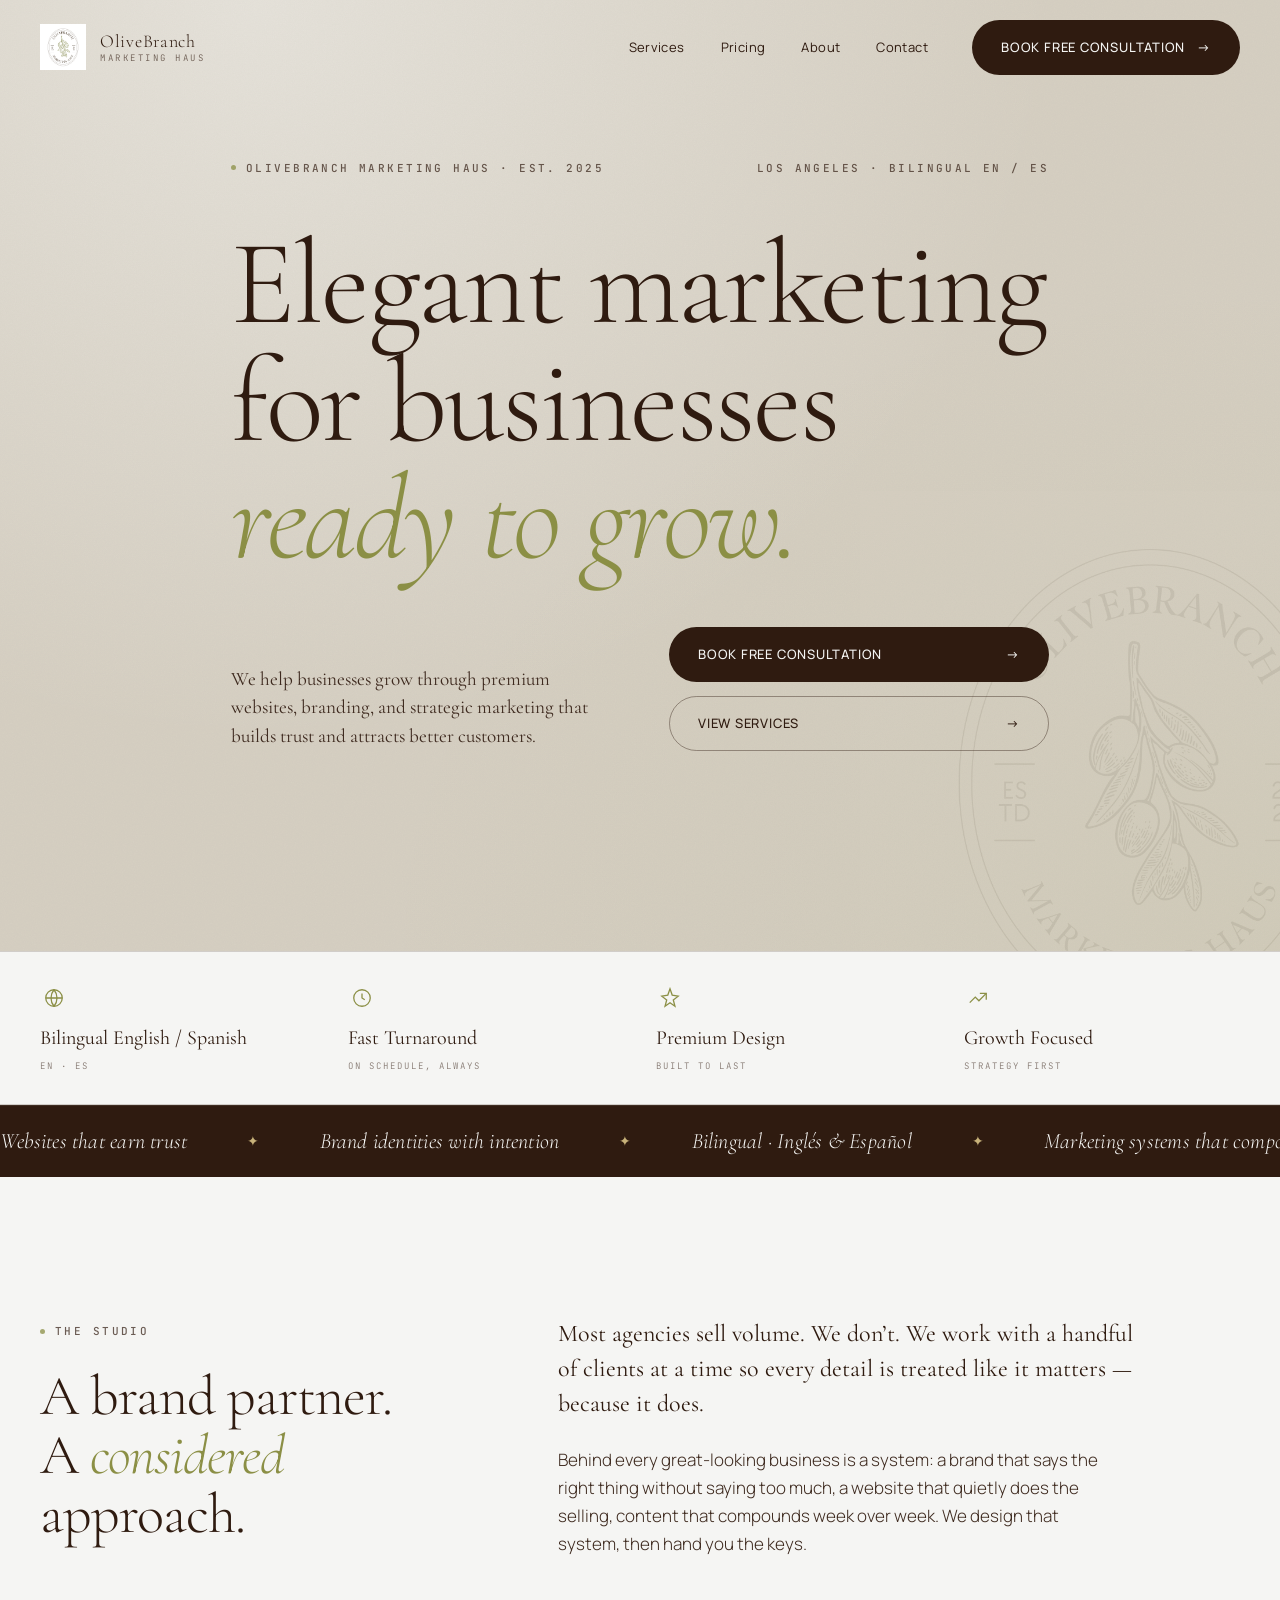
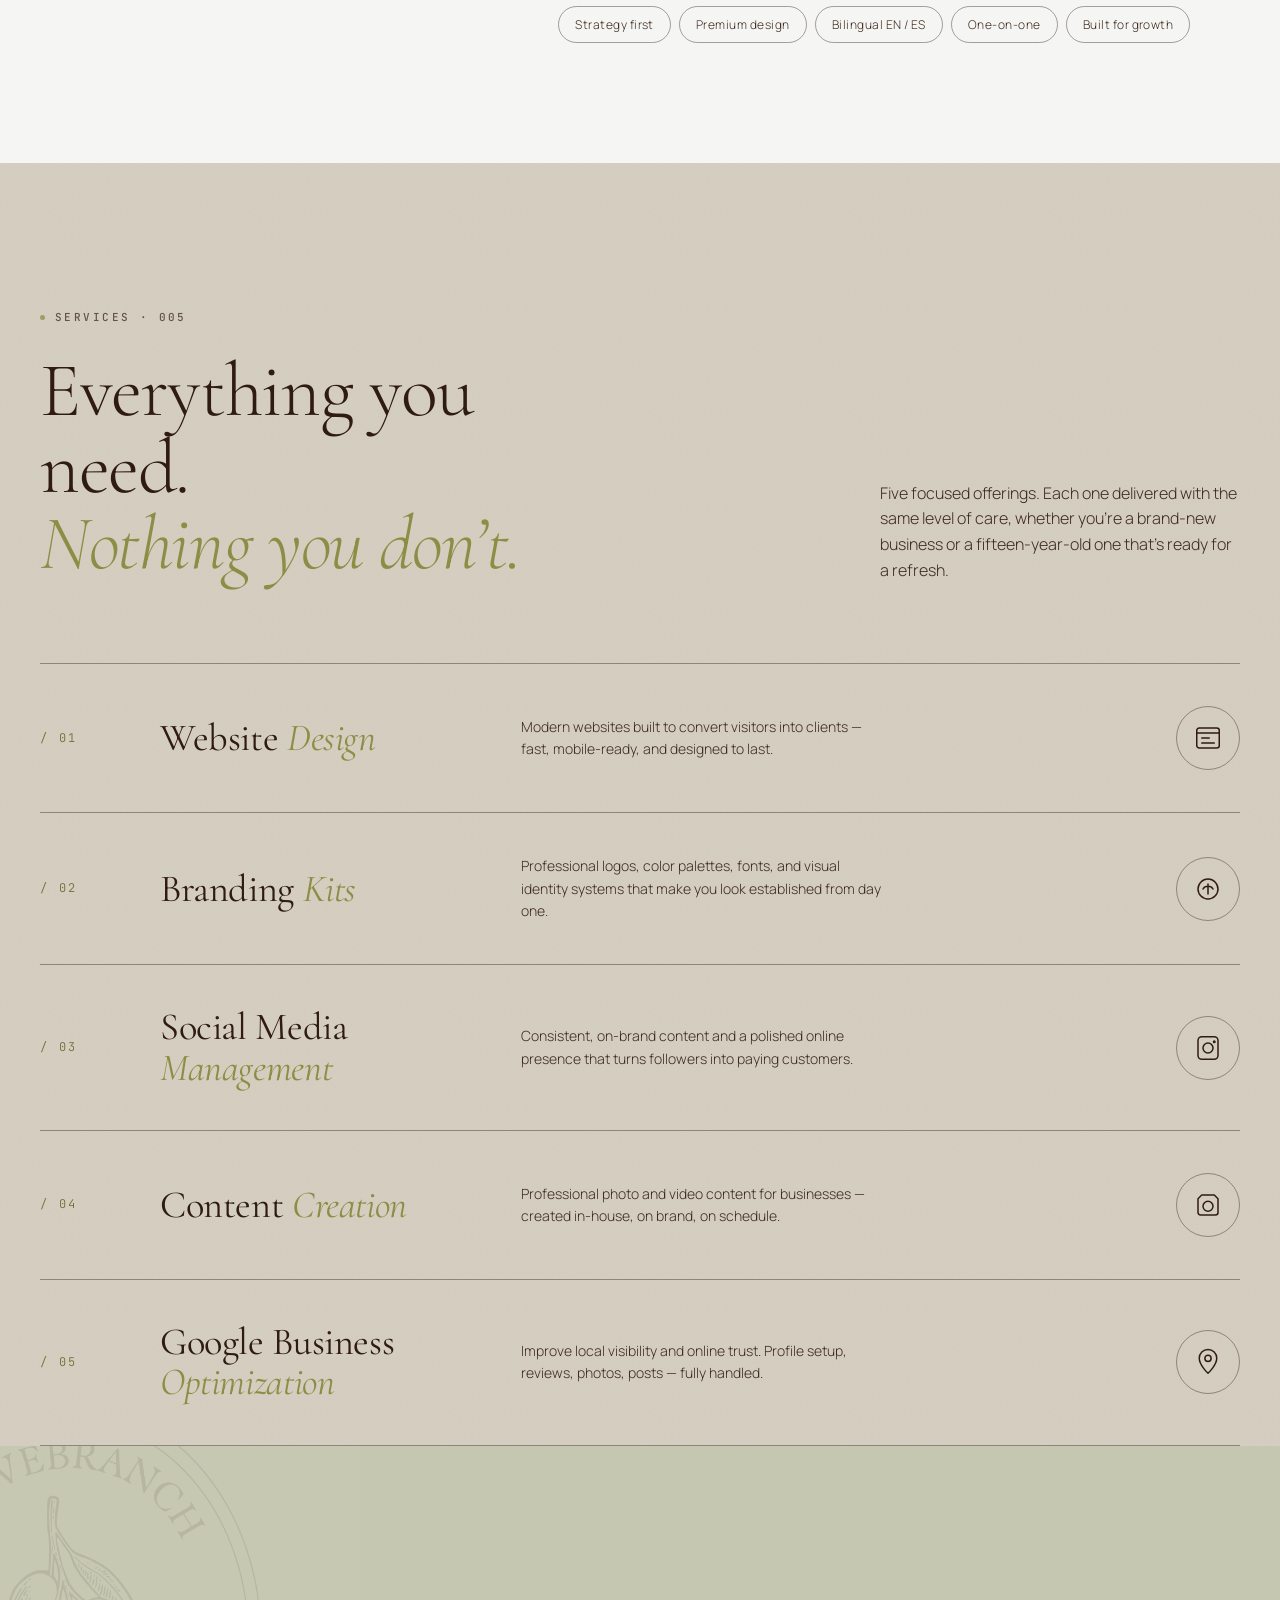
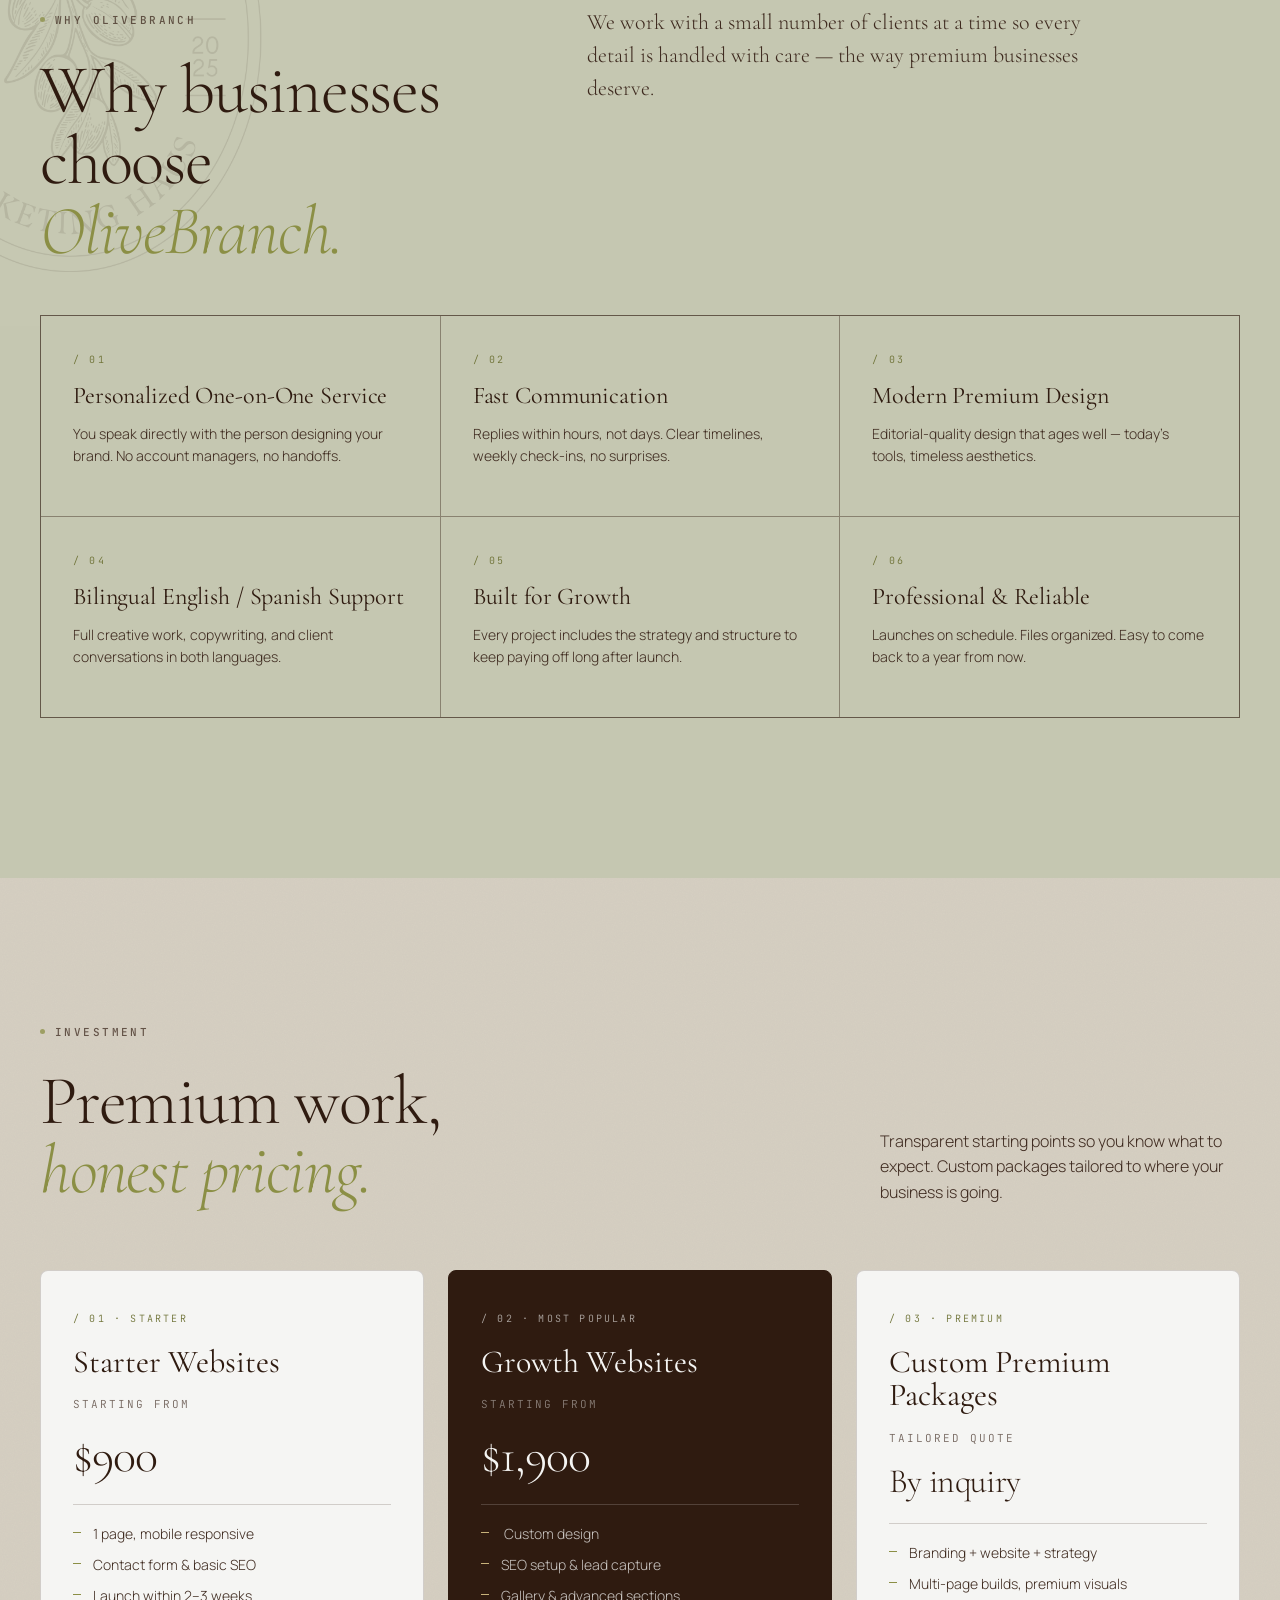
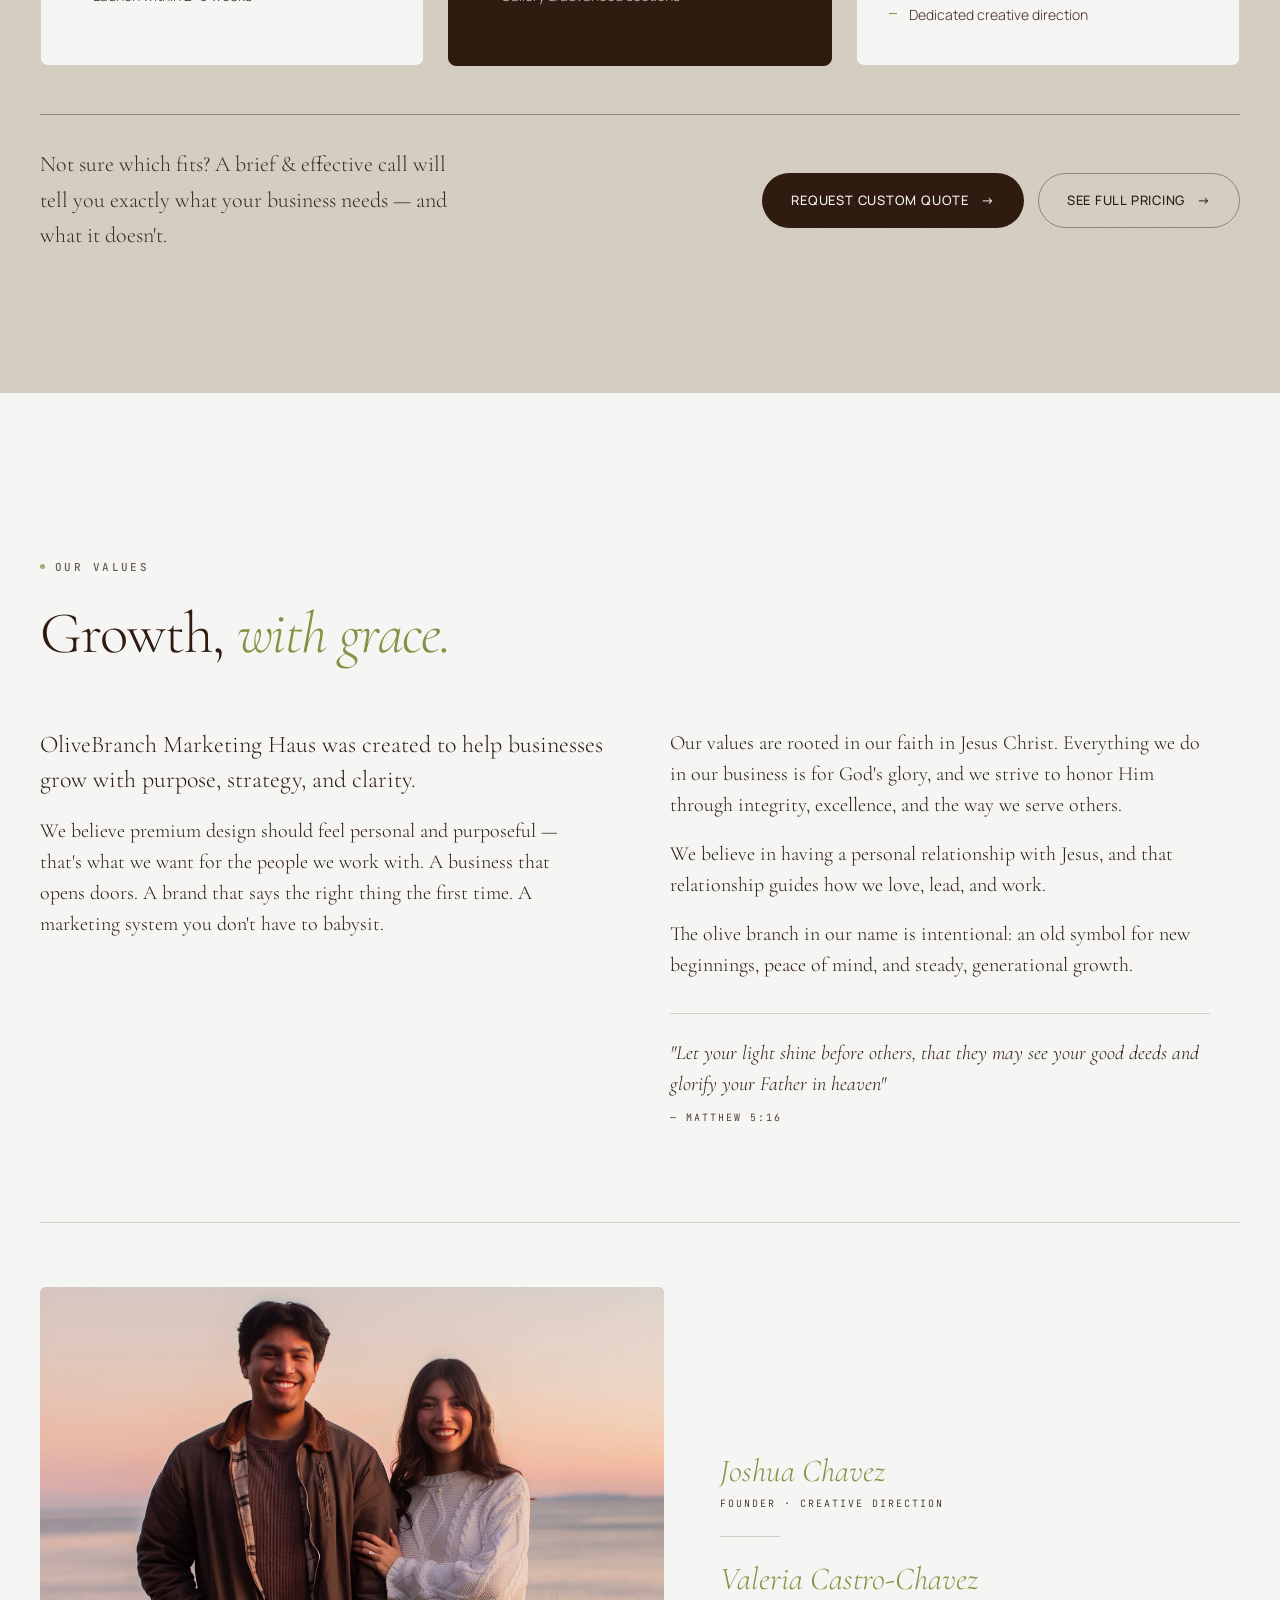
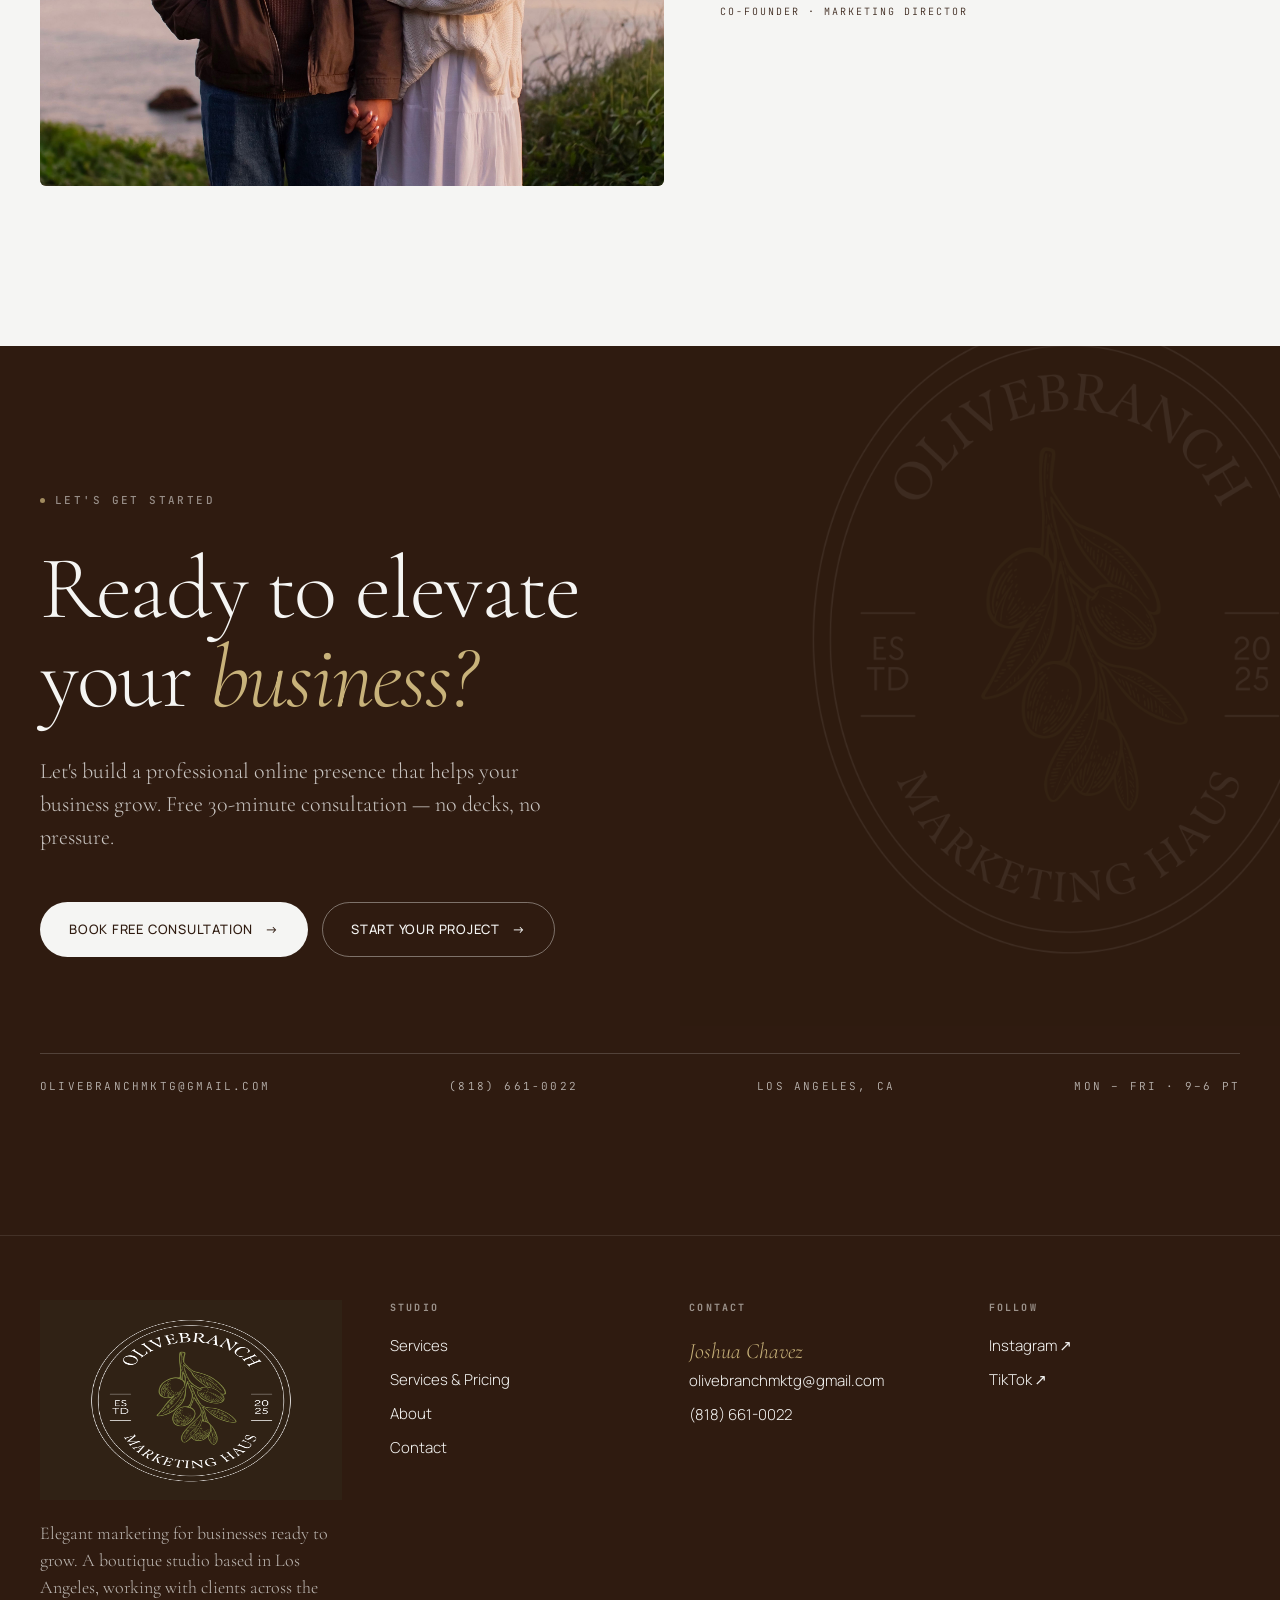
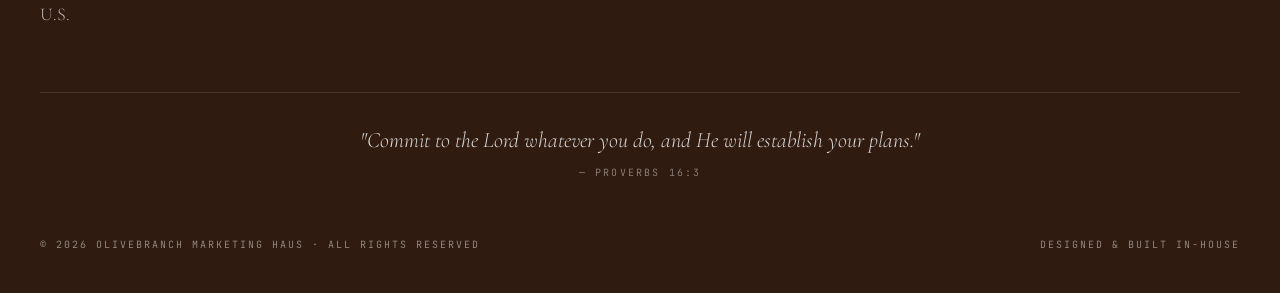
<file: vercel-deploy 2/index.html>
<!doctype html>
<html lang="en">
<head>
<meta charset="utf-8" />
<meta name="viewport" content="width=device-width,initial-scale=1" />
<title>OliveBranch Marketing Haus — Elegant Marketing for Businesses Ready to Grow</title>
<link rel="preconnect" href="https://fonts.googleapis.com">
<link rel="preconnect" href="https://fonts.gstatic.com" crossorigin>
<link href="https://fonts.googleapis.com/css2?family=Cormorant+Garamond:ital,wght@0,300;0,400;0,500;0,600;1,400&family=Manrope:wght@300;400;500;600&family=JetBrains+Mono:wght@400;500&display=swap" rel="stylesheet">
<link rel="stylesheet" href="styles.css">
</head>
<body>

<!-- ============ HEADER ============ -->
<header class="site" id="siteHeader">
  <div class="nav">
    <a class="brand" href="#top" aria-label="OliveBranch Marketing Haus home">
      <img src="assets/logo-offwhite.png" alt="OliveBranch Marketing Haus" />
      <span class="wordmark">
        <span class="n1">OliveBranch</span>
        <span class="n2">Marketing Haus</span>
      </span>
    </a>
    <nav class="menu">
      <div class="links" style="display:flex;gap:36px;align-items:center;">
        <a href="#services">Services</a>
        <a href="services-and-pricing.html">Pricing</a>
        <a href="#about">About</a>
        <a href="#contact">Contact</a>
      </div>
      <a class="btn btn-primary cta" href="mailto:olivebranchmktg@gmail.com?subject=Free%20Consultation%20Request%20-%20OliveBranch%20Marketing%20Haus&body=Hello%20Joshua%2C%0D%0A%0D%0AI%20would%20like%20to%20book%20a%20free%20consultation%20for%20my%20business.%0D%0A%0D%0ABusiness%20Name%3A%20%0D%0AType%20of%20Business%3A%20%0D%0AWebsite%20(if%20any)%3A%20%0D%0ABest%20Phone%20Number%3A%20%0D%0ABest%20Time%20to%20Reach%20Me%3A%20%0D%0AHow%20can%20you%20help%20us%3F%20%0D%0A%0D%0AThank%20you.">Book Free Consultation <span class="arrow">→</span></a>
    </nav>
  </div>
</header>

<!-- ============ HERO ============ -->
<section class="hero" id="top">
  <div class="grain"></div>
  <div class="watermark" style="right:-160px;bottom:-120px;">
    <img src="assets/logo-beige.png" alt="" />
  </div>

  <div class="wrap hero-inner">
    <div class="hero-eyebrow-row reveal">
      <span class="eyebrow"><span class="dot"></span>OliveBranch Marketing Haus · Est. 2025</span>
      <span class="eyebrow">Los Angeles · Bilingual EN / ES</span>
    </div>

    <h1 class="display reveal delay-1">
      Elegant marketing<br/>
      for businesses<br/>
      <em>ready to grow.</em>
    </h1>

    <div class="hero-row">
      <p class="reveal delay-2">
        We help businesses grow through premium websites, branding, and strategic marketing that builds trust and attracts better customers.
      </p>
      <div class="hero-cta reveal delay-3">
        <a class="btn btn-primary" href="mailto:olivebranchmktg@gmail.com?subject=Free%20Consultation%20Request%20-%20OliveBranch%20Marketing%20Haus&body=Hello%20Joshua%2C%0D%0A%0D%0AI%20would%20like%20to%20book%20a%20free%20consultation%20for%20my%20business.%0D%0A%0D%0ABusiness%20Name%3A%20%0D%0AType%20of%20Business%3A%20%0D%0AWebsite%20(if%20any)%3A%20%0D%0ABest%20Phone%20Number%3A%20%0D%0ABest%20Time%20to%20Reach%20Me%3A%20%0D%0AHow%20can%20you%20help%20us%3F%20%0D%0A%0D%0AThank%20you.">Book Free Consultation <span class="arrow">→</span></a>
        <a class="btn btn-ghost" href="#services">View Services <span class="arrow">→</span></a>
      </div>
    </div>

    <div class="hero-meta reveal delay-4">
      <div class="col">
        <span class="label-mono">№ 01</span>
        <span class="v">Boutique studio</span>
      </div>
      <div class="col">
        <span class="label-mono">№ 02</span>
        <span class="v">Strategy &amp; design</span>
      </div>
      <div class="col">
        <span class="label-mono">№ 03</span>
        <span class="v">Built for trust</span>
      </div>
      <div class="col" style="text-align:right;">
        <span class="label-mono">Scroll</span>
        <span class="v">↓</span>
      </div>
    </div>
  </div>
</section>

<!-- ============ TRUST BAR ============ -->
<section class="trustbar">
  <div class="wrap">
    <div class="trustbar-grid">
      <div class="trust-item reveal">
        <span class="icon" aria-hidden="true"><svg width="22" height="22" viewBox="0 0 24 24" fill="none" stroke="currentColor" stroke-width="1.4"><circle cx="12" cy="12" r="9"/><path d="M3 12h18M12 3a14 14 0 0 1 0 18M12 3a14 14 0 0 0 0 18"/></svg></span>
        <span class="label">Bilingual English / Spanish</span>
        <span class="sub">EN · ES</span>
      </div>
      <div class="trust-item reveal delay-1">
        <span class="icon" aria-hidden="true"><svg width="22" height="22" viewBox="0 0 24 24" fill="none" stroke="currentColor" stroke-width="1.4"><circle cx="12" cy="12" r="9"/><path d="M12 7v5l3 2"/></svg></span>
        <span class="label">Fast Turnaround</span>
        <span class="sub">On Schedule, Always</span>
      </div>
      <div class="trust-item reveal delay-2">
        <span class="icon" aria-hidden="true"><svg width="22" height="22" viewBox="0 0 24 24" fill="none" stroke="currentColor" stroke-width="1.4"><path d="M12 2l2.4 6.8L21 10l-5.4 4.2L17.4 21 12 17.2 6.6 21l1.8-6.8L3 10l6.6-1.2z"/></svg></span>
        <span class="label">Premium Design</span>
        <span class="sub">Built To Last</span>
      </div>
      <div class="trust-item reveal delay-3">
        <span class="icon" aria-hidden="true"><svg width="22" height="22" viewBox="0 0 24 24" fill="none" stroke="currentColor" stroke-width="1.4"><path d="M3 17l6-6 4 4 8-8"/><path d="M14 7h7v7"/></svg></span>
        <span class="label">Growth Focused</span>
        <span class="sub">Strategy First</span>
      </div>
    </div>
  </div>
</section>

<!-- ============ MARQUEE ============ -->
<div class="strip" aria-hidden="true">
  <div class="strip-track">
    <span class="strip-item">Websites that earn trust</span>
    <span class="strip-item">Brand identities with intention</span>
    <span class="strip-item">Bilingual · Inglés &amp; Español</span>
    <span class="strip-item">Marketing systems that compound</span>
    <span class="strip-item">Premium content, modern strategy</span>
    <span class="strip-item">Websites that earn trust</span>
    <span class="strip-item">Brand identities with intention</span>
    <span class="strip-item">Bilingual · Inglés &amp; Español</span>
    <span class="strip-item">Marketing systems that compound</span>
    <span class="strip-item">Premium content, modern strategy</span>
  </div>
</div>

<!-- ============ INTRO ============ -->
<section class="intro">
  <div class="wrap">
    <div class="intro-grid">
      <div class="reveal">
        <span class="eyebrow"><span class="dot"></span>The Studio</span>
        <h2 class="display" style="margin-top:24px;">A brand partner.<br/>A <em>considered</em> approach.</h2>
      </div>
      <div class="body reveal delay-1">
        <p class="lede">
          Most agencies sell volume. We don’t. We work with a handful of clients at a time so every detail is treated like it matters — because it does.
        </p>
        <p>
          Behind every great-looking business is a system: a brand that says the right thing without saying too much, a website that quietly does the selling, content that compounds week over week. We design that system, then hand you the keys.
        </p>
        <div class="pill-row">
          <span class="pill">Strategy first</span>
          <span class="pill">Premium design</span>
          <span class="pill">Bilingual EN / ES</span>
          <span class="pill">One-on-one</span>
          <span class="pill">Built for growth</span>
        </div>
      </div>
    </div>
  </div>
</section>

<!-- ============ SERVICES ============ -->
<section class="services" id="services">
  <div class="grain"></div>
  <div class="wrap" style="position:relative;z-index:2;">
    <div class="services-head reveal">
      <div>
        <span class="eyebrow"><span class="dot"></span>Services · 005</span>
        <h2 class="display" style="margin-top:24px;">Everything you need.<br/><em>Nothing you don’t.</em></h2>
      </div>
      <p>
        Five focused offerings. Each one delivered with the same level of care, whether you’re a brand-new business or a fifteen-year-old one that’s ready for a refresh.
      </p>
    </div>

    <div class="service-list reveal delay-1">
      <!-- 1 -->
      <article class="service">
        <span class="num">/ 01</span>
        <h3>Website <em>Design</em></h3>
        <p>Modern websites built to convert visitors into clients — fast, mobile-ready, and designed to last.</p>
        <span class="icon" aria-hidden="true">
          <svg viewBox="0 0 24 24"><rect class="ico" x="3" y="4" width="18" height="16" rx="2"/><path class="ico" d="M3 8h18M7 12h6M7 16h10"/></svg>
        </span>
      </article>
      <!-- 2 -->
      <article class="service">
        <span class="num">/ 02</span>
        <h3>Branding <em>Kits</em></h3>
        <p>Professional logos, color palettes, fonts, and visual identity systems that make you look established from day one.</p>
        <span class="icon" aria-hidden="true">
          <svg viewBox="0 0 24 24"><circle class="ico" cx="12" cy="12" r="8"/><path class="ico" d="M8 12c1.5-3 6.5-3 8 0M12 8v8"/></svg>
        </span>
      </article>
      <!-- 3 -->
      <article class="service">
        <span class="num">/ 03</span>
        <h3>Social Media <em>Management</em></h3>
        <p>Consistent, on-brand content and a polished online presence that turns followers into paying customers.</p>
        <span class="icon" aria-hidden="true">
          <svg viewBox="0 0 24 24"><rect class="ico" x="4" y="3" width="16" height="18" rx="3"/><circle class="ico" cx="12" cy="12" r="4"/><circle class="ico" cx="17" cy="7" r=".6" fill="currentColor"/></svg>
        </span>
      </article>
      <!-- 4 -->
      <article class="service">
        <span class="num">/ 04</span>
        <h3>Content <em>Creation</em></h3>
        <p>Professional photo and video content for businesses — created in-house, on brand, on schedule.</p>
        <span class="icon" aria-hidden="true">
          <svg viewBox="0 0 24 24"><path class="ico" d="M4 7l3-3h10l3 3v11a2 2 0 0 1-2 2H6a2 2 0 0 1-2-2V7z"/><circle class="ico" cx="12" cy="13" r="4"/></svg>
        </span>
      </article>
      <!-- 5 -->
      <article class="service">
        <span class="num">/ 05</span>
        <h3>Google Business <em>Optimization</em></h3>
        <p>Improve local visibility and online trust. Profile setup, reviews, photos, posts — fully handled.</p>
        <span class="icon" aria-hidden="true">
          <svg viewBox="0 0 24 24"><path class="ico" d="M12 21s-7-6.5-7-12a7 7 0 0 1 14 0c0 5.5-7 12-7 12z"/><circle class="ico" cx="12" cy="9" r="2.5"/></svg>
        </span>
      </article>
    </div>
  </div>
</section>

<!-- ============ PORTFOLIO ============ -->
<!-- TEMPORARILY HIDDEN: remove style="display:none" on the section below to restore -->
<section class="portfolio" id="portfolio" style="display:none">
  <div class="wrap">
    <div class="portfolio-head reveal">
      <div>
        <span class="eyebrow"><span class="dot"></span>Selected work · 2024 / 2025</span>
        <h2 class="display" style="margin-top:24px;">Brands we’ve helped<br/><em>open doors.</em></h2>
      </div>
      <div class="meta">
        <span class="label-mono">Recent</span>
        <span class="serif" style="font-size:18px;">Construction · Faith · Beauty · Local</span>
      </div>
    </div>

    <div class="portfolio-grid">
      <!-- 1 -->
      <article class="case case-1 reveal">
        <div class="frame">
          <span class="num">CASE 01</span>
          <span class="placeholder-meta">photography placeholder · construction website mockup</span>
        </div>
        <div class="case-meta">
          <h4>Mendoza &amp; Sons Construction</h4>
          <span class="tag">Web · Identity</span>
        </div>
      </article>
      <!-- 2 -->
      <article class="case case-2 reveal delay-1">
        <div class="frame">
          <span class="num">CASE 02</span>
          <span class="placeholder-meta">photography placeholder · church bulletin &amp; site</span>
        </div>
        <div class="case-meta">
          <h4>Iglesia Vida Nueva</h4>
          <span class="tag">Identity · Print · Social</span>
        </div>
      </article>
      <!-- 3 -->
      <article class="case case-3 reveal">
        <div class="frame">
          <span class="num">CASE 03</span>
          <span class="placeholder-meta">photography placeholder · beauty brand campaign</span>
        </div>
        <div class="case-meta">
          <h4>Maison Lila Beauty</h4>
          <span class="tag">Brand · E-commerce · Content</span>
        </div>
      </article>
      <!-- 4 -->
      <article class="case case-4 reveal delay-1">
        <div class="frame">
          <span class="num">CASE 04</span>
          <span class="placeholder-meta">photography placeholder · local business storefront</span>
        </div>
        <div class="case-meta">
          <h4>Rosalía’s Florist &amp; Co.</h4>
          <span class="tag">Web · Google Business · Social</span>
        </div>
      </article>
    </div>
  </div>
</section>

<!-- ============ WHY US ============ -->
<section class="why">
  <div class="watermark" style="left:-220px;top:-100px;opacity:.1;">
    <img src="assets/logo-sage.png" alt="" />
  </div>
  <div class="wrap" style="position:relative;z-index:2;">
    <div class="why-grid">
      <div class="reveal">
        <span class="eyebrow"><span class="dot"></span>Why OliveBranch</span>
        <h2 class="display" style="margin-top:24px;">Why businesses choose <em>OliveBranch.</em></h2>
      </div>
      <div class="reveal delay-1">
        <p style="font-family:'Cormorant Garamond',serif;font-size:22px;line-height:1.5;color:var(--charcoal);max-width:46ch;">
          We work with a small number of clients at a time so every detail is handled with care — the way premium businesses deserve.
        </p>
      </div>
    </div>

    <div class="why-cards reveal delay-2">
      <div class="why-card">
        <span class="num">/ 01</span>
        <h3>Personalized One-on-One Service</h3>
        <p>You speak directly with the person designing your brand. No account managers, no handoffs.</p>
      </div>
      <div class="why-card">
        <span class="num">/ 02</span>
        <h3>Fast Communication</h3>
        <p>Replies within hours, not days. Clear timelines, weekly check-ins, no surprises.</p>
      </div>
      <div class="why-card">
        <span class="num">/ 03</span>
        <h3>Modern Premium Design</h3>
        <p>Editorial-quality design that ages well — today's tools, timeless aesthetics.</p>
      </div>
      <div class="why-card">
        <span class="num">/ 04</span>
        <h3>Bilingual English / Spanish Support</h3>
        <p>Full creative work, copywriting, and client conversations in both languages.</p>
      </div>
      <div class="why-card">
        <span class="num">/ 05</span>
        <h3>Built for Growth</h3>
        <p>Every project includes the strategy and structure to keep paying off long after launch.</p>
      </div>
      <div class="why-card">
        <span class="num">/ 06</span>
        <h3>Professional &amp; Reliable</h3>
        <p>Launches on schedule. Files organized. Easy to come back to a year from now.</p>
      </div>
    </div>
  </div>
</section>

<!-- ============ PRICING PREVIEW ============ -->
<section class="pricing-preview">
  <div class="grain"></div>
  <div class="wrap" style="position:relative;z-index:2;">
    <div class="pricing-preview-head reveal">
      <div>
        <span class="eyebrow"><span class="dot"></span>Investment</span>
        <h2 class="display" style="margin-top:24px;">Premium work,<br/><em>honest pricing.</em></h2>
      </div>
      <p style="max-width:36ch;color:var(--charcoal);font-size:16px;">
        Transparent starting points so you know what to expect. Custom packages tailored to where your business is going.
      </p>
    </div>

    <div class="pricing-grid reveal delay-1">
      <div class="price-card">
        <span class="tag">/ 01 · Starter</span>
        <h3>Starter Websites</h3>
        <span class="from">Starting from</span>
        <div class="price">$900</div>
        <ul>
          <li>1 page, mobile responsive</li>
          <li>Contact form &amp; basic SEO</li>
          <li>Launch within 2–3 weeks</li>
        </ul>
      </div>
      <div class="price-card featured">
        <span class="tag">/ 02 · Most Popular</span>
        <h3>Growth Websites</h3>
        <span class="from">Starting from</span>
        <div class="price">$1,900</div>
        <ul>
          <li> Custom design</li>
          <li>SEO setup &amp; lead capture</li>
          <li>Gallery &amp; advanced sections</li>
        </ul>
      </div>
      <div class="price-card">
        <span class="tag">/ 03 · Premium</span>
        <h3>Custom Premium Packages</h3>
        <span class="from">Tailored quote</span>
        <div class="price" style="font-size:34px;">By inquiry</div>
        <ul>
          <li>Branding + website + strategy</li>
          <li>Multi-page builds, premium visuals</li>
          <li>Dedicated creative direction</li>
        </ul>
      </div>
    </div>

    <div class="pricing-preview-foot reveal delay-2">
      <p>Not sure which fits? A brief &amp; effective call will tell you exactly what your business needs — and what it doesn't.</p>
      <div style="display:flex;gap:14px;flex-wrap:wrap;">
        <a class="btn btn-primary" href="mailto:olivebranchmktg@gmail.com?subject=New%20Project%20Inquiry%20-%20OliveBranch%20Marketing%20Haus&body=Hello%20Joshua%2C%0D%0A%0D%0AI%E2%80%99m%20interested%20in%20starting%20a%20project%20with%20OliveBranch%20Marketing%20Haus.%0D%0A%0D%0ABusiness%20Name%3A%20%0D%0AType%20of%20Business%3A%20%0D%0AServices%20Needed%3A%20%0D%0ABudget%20Range%3A%20%0D%0ADesired%20Timeline%3A%20%0D%0ABest%20Phone%20Number%3A%20%0D%0AAdditional%20Details%3A%20%0D%0A%0D%0AThank%20you.">Request Custom Quote <span class="arrow">→</span></a>
        <a class="btn btn-ghost" href="services-and-pricing.html">See full pricing <span class="arrow">→</span></a>
      </div>
    </div>
  </div>
</section>

<!-- ============ ABOUT ============ -->
<section class="about" id="about">
  <div class="wrap">
    <div class="about-intro reveal">
      <span class="eyebrow"><span class="dot"></span>Our Values</span>
      <h2 class="display" style="margin-top:24px;">Growth, <em>with grace.</em></h2>
    </div>
    <div class="about-grid about-grid--story">
      <div class="reveal">
        <p class="first">
          OliveBranch Marketing Haus was created to help businesses grow with purpose, strategy, and clarity.
        </p>
        <p>
          We believe premium design should feel personal and purposeful — that's what we want for the people we work with. A business that opens doors. A brand that says the right thing the first time. A marketing system you don't have to babysit.
        </p>
      </div>
      <div class="reveal delay-1">
        <p>
          Our values are rooted in our faith in Jesus Christ. Everything we do in our business is for God's glory, and we strive to honor Him through integrity, excellence, and the way we serve others.
        </p>
        <p>
          We believe in having a personal relationship with Jesus, and that relationship guides how we love, lead, and work.
        </p>
        <p>
          The olive branch in our name is intentional: an old symbol for new beginnings, peace of mind, and steady, generational growth.
        </p>
        <p class="scripture">
          <em>"Let your light shine before others, that they may see your good deeds and glorify your Father in heaven"</em> <span class="ref">— Matthew 5:16</span>
        </p>
      </div>
    </div>

    <div class="team-row team-row--single">
      <article class="team-card team-card--duo reveal">
        <div class="team-photo has-image" data-portrait="duo">
          <img class="team-photo-img" src="assets/founders.jpg" alt="Joshua Chavez and Valeria Castro-Chavez" />
          <span class="placeholder-meta">portrait · joshua &amp; valeria</span>
        </div>
        <div class="team-meta">
          <div class="duo-names">
            <div class="duo-person">
              <div class="team-name" data-name="founder">Joshua Chavez</div>
              <div class="team-role" data-role="founder">Founder · Creative Direction</div>
            </div>
            <div class="duo-divider" aria-hidden="true"></div>
            <div class="duo-person">
              <div class="team-name" data-name="cofounder">Valeria Castro-Chavez</div>
              <div class="team-role" data-role="cofounder">Co-Founder · Marketing Director</div>
            </div>
          </div>
        </div>
      </article>
    </div>
  </div>
</section>

<!-- ============ CTA BANNER ============ -->
<section class="cta-banner" id="contact">
  <div class="grain" style="opacity:.2;"></div>
  <div class="watermark">
    <img src="assets/logo-darkbrown.png" alt="" />
  </div>
  <div class="wrap">
    <span class="eyebrow" style="color:rgba(245,245,243,.7);"><span class="dot" style="background:var(--gold);"></span>Let's get started</span>
    <h2 style="margin-top:32px;">Ready to elevate<br/>your <em>business?</em></h2>
    <p class="sub">
      Let's build a professional online presence that helps your business grow. Free 30-minute consultation — no decks, no pressure.
    </p>
    <div class="row">
      <a class="btn btn-onbrown" href="mailto:olivebranchmktg@gmail.com?subject=Free%20Consultation%20Request%20-%20OliveBranch%20Marketing%20Haus&body=Hello%20Joshua%2C%0D%0A%0D%0AI%20would%20like%20to%20book%20a%20free%20consultation%20for%20my%20business.%0D%0A%0D%0ABusiness%20Name%3A%20%0D%0AType%20of%20Business%3A%20%0D%0AWebsite%20(if%20any)%3A%20%0D%0ABest%20Phone%20Number%3A%20%0D%0ABest%20Time%20to%20Reach%20Me%3A%20%0D%0AHow%20can%20you%20help%20us%3F%20%0D%0A%0D%0AThank%20you.">Book Free Consultation <span class="arrow">→</span></a>
      <a class="btn btn-ghost-onbrown" href="mailto:olivebranchmktg@gmail.com?subject=New%20Project%20Inquiry%20-%20OliveBranch%20Marketing%20Haus&body=Hello%20Joshua%2C%0D%0A%0D%0AI%E2%80%99m%20interested%20in%20starting%20a%20project%20with%20OliveBranch%20Marketing%20Haus.%0D%0A%0D%0ABusiness%20Name%3A%20%0D%0AType%20of%20Business%3A%20%0D%0AServices%20Needed%3A%20%0D%0ABudget%20Range%3A%20%0D%0ADesired%20Timeline%3A%20%0D%0ABest%20Phone%20Number%3A%20%0D%0AAdditional%20Details%3A%20%0D%0A%0D%0AThank%20you.">Start Your Project <span class="arrow">→</span></a>
    </div>
    <div class="meta">
      <span>olivebranchmktg@gmail.com</span>
      <span>(818) 661-0022</span>
      <span>Los Angeles, CA</span>
      <span>Mon – Fri · 9–6 PT</span>
    </div>
  </div>
</section>

<!-- ============ FOOTER ============ -->
<footer class="site">
  <div class="wrap">
    <div class="footer-grid">
      <div class="footer-brand">
        <img src="assets/logo-darkbrown.png" alt="OliveBranch Marketing Haus" style="height: 200px" />
        <p>Elegant marketing for businesses ready to grow. A boutique studio based in Los Angeles, working with clients across the U.S.</p>
      </div>
      <div class="footer-col">
        <h4>Studio</h4>
        <a href="#services">Services</a>
        <a href="services-and-pricing.html">Services &amp; Pricing</a>
        <a href="#about">About</a>
        <a href="#contact">Contact</a>
      </div>
      <div class="footer-col">
        <h4>Contact</h4>
        <span class="name">Joshua Chavez</span>
        <a href="mailto:olivebranchmktg@gmail.com">olivebranchmktg@gmail.com</a>
        <a href="tel:8186610022">(818) 661-0022
</a>
      </div>
      <div class="footer-col">
        <h4>Follow</h4>
        <a href="#" target="_blank" rel="noopener">Instagram ↗</a>
        <a href="#" target="_blank" rel="noopener">TikTok ↗</a>
      </div>
    </div>
    <div class="footer-verse" style="border-top:1px solid rgba(245,245,243,.12);margin-top:64px;padding:32px 0 0;text-align:center;">
      <p style="font-family:'Cormorant Garamond',serif;font-style:italic;font-size:22px;line-height:1.45;color:rgba(245,245,243,.85);max-width:60ch;margin:0 auto 8px;">
        "Commit to the Lord whatever you do, and He will establish your plans."
      </p>
      <p style="font-family:'JetBrains Mono',monospace;font-size:10px;letter-spacing:.22em;text-transform:uppercase;color:rgba(245,245,243,.5);margin:0;">
        — Proverbs 16:3
      </p>
    </div>
    <div class="footer-bottom" style="border-top:none;margin-top:32px;">
      <span>© 2026 OliveBranch Marketing Haus · All rights reserved</span>
      <span>Designed &amp; built in-house</span>
    </div>
  </div>
</footer>

<script>
  // ---- Header scroll state ----
  const header = document.getElementById('siteHeader');
  const onScroll = () => {
    if (window.scrollY > 24) header.classList.add('scrolled');
    else header.classList.remove('scrolled');
  };
  window.addEventListener('scroll', onScroll, {passive:true});
  onScroll();

  // ---- Reveal on scroll ----
  const io = new IntersectionObserver((entries) => {
    entries.forEach(e => {
      if (e.isIntersecting) {
        e.target.classList.add('in');
        io.unobserve(e.target);
      }
    });
  }, {threshold: 0.12, rootMargin: '0px 0px -8% 0px'});
  document.querySelectorAll('.reveal').forEach(el => io.observe(el));

  // ---- Smooth scroll for in-page anchors ----
  document.querySelectorAll('a[href^="#"]').forEach(a => {
    a.addEventListener('click', (e) => {
      const id = a.getAttribute('href');
      if (id.length > 1) {
        const target = document.querySelector(id);
        if (target) {
          e.preventDefault();
          window.scrollTo({top: target.getBoundingClientRect().top + window.scrollY - 60, behavior:'smooth'});
        }
      }
    });
  });
</script>

<!-- ============ TWEAKS PANEL (founders) ============ -->
<aside class="ob-tweaks" id="obTweaks" aria-label="Tweaks">
  <header>
    <h3>Tweaks</h3>
    <button type="button" id="obTweaksClose" aria-label="Close tweaks">×</button>
  </header>
  <div class="body">
    <div class="group">
      <div class="group-title">Team photo</div>
      <label>
        <span class="lbl">Photo of Joshua &amp; Valeria</span>
        <div class="file-row">
          <input type="url" placeholder="Paste image URL or upload" data-tw="duoPhoto" />
          <button type="button" class="file-btn" data-upload="duoPhoto">Upload</button>
        </div>
        <button type="button" class="clear-btn" data-clear="duoPhoto" style="margin-top:6px;">Clear photo</button>
      </label>
    </div>
    <div class="group">
      <div class="group-title">Founder · Joshua Chavez</div>
      <label>
        <span class="lbl">Name</span>
        <input type="text" data-tw="founderName" />
      </label>
      <label>
        <span class="lbl">Role</span>
        <input type="text" data-tw="founderRole" />
      </label>
    </div>
    <div class="group">
      <div class="group-title">Co-Founder · Valeria Castro-Chavez</div>
      <label>
        <span class="lbl">Name</span>
        <input type="text" data-tw="cofounderName" />
      </label>
      <label>
        <span class="lbl">Role</span>
        <input type="text" data-tw="cofounderRole" />
      </label>
    </div>
    <div class="hint">Photos are stored locally in your browser. For permanent photos, host the image and paste its URL.</div>
  </div>
</aside>
<input type="file" id="obTweaksFile" accept="image/*" style="display:none;" />

<script>
  // -------- Tweaks: founders block --------
  (function(){
    var TWEAK_DEFAULS = /*EDITMODE-BEGIN*/{
      "founderName": "Joshua Chavez",
      "founderRole": "Founder · Creative Direction",
      "cofounderName": "Valeria Castro-Chavez",
      "cofounderRole": "Co-Founder · Marketing Director",
      "duoPhoto": "assets/founders.jpg"
    }/*EDITMODE-END*/;

    var STORAGE_KEY = 'ob-tweaks-founders';
    function load(){
      try { return Object.assign({}, TWEAK_DEFAULS, JSON.parse(localStorage.getItem(STORAGE_KEY) || '{}')); }
      catch(e){ return Object.assign({}, TWEAK_DEFAULS); }
    }
    function save(state){ localStorage.setItem(STORAGE_KEY, JSON.stringify(state)); }

    var state = load();
    var panel = document.getElementById('obTweaks');
    var closeBtn = document.getElementById('obTweaksClose');
    var fileInput = document.getElementById('obTweaksFile');
    var pendingUploadKey = null;

    function applyToDom(){
      // Names + roles
      var pairs = [
        ['founderName',   '[data-name="founder"]'],
        ['founderRole',   '[data-role="founder"]'],
        ['cofounderName', '[data-name="cofounder"]'],
        ['cofounderRole', '[data-role="cofounder"]']
      ];
      pairs.forEach(function(p){
        var el = document.querySelector(p[1]);
        if (el) el.textContent = state[p[0]] || '';
      });
      // Photo (single shared portrait of both)
      (function(){
        var box = document.querySelector('.team-photo[data-portrait="duo"]');
        if (!box) return;
        var img = box.querySelector('.team-photo-img');
        var url = state.duoPhoto;
        if (url){
          img.src = url;
          box.classList.add('has-image');
        } else {
          img.removeAttribute('src');
          box.classList.remove('has-image');
        }
      })();
    }

    function syncInputs(){
      panel.querySelectorAll('[data-tw]').forEach(function(inp){
        var k = inp.getAttribute('data-tw');
        inp.value = state[k] || '';
      });
    }

    function update(key, value){
      state[key] = value;
      save(state);
      applyToDom();
      // Persist to host (when running in editor) — only persist non-photo keys
      // (photos can be huge data URLs; keep them local-only).
      try {
        var safeEdits = {};
        ['founderName','founderRole','cofounderName','cofounderRole'].forEach(function(k){
          if (k === key) safeEdits[k] = value;
        });
        if (Object.keys(safeEdits).length){
          window.parent.postMessage({type:'__edit_mode_set_keys', edits: safeEdits}, '*');
        }
      } catch(e){}
    }

    // Wire inputs
    panel.querySelectorAll('input[data-tw]').forEach(function(inp){
      inp.addEventListener('input', function(){
        update(inp.getAttribute('data-tw'), inp.value);
      });
    });
    // Wire upload buttons
    panel.querySelectorAll('[data-upload]').forEach(function(btn){
      btn.addEventListener('click', function(){
        pendingUploadKey = btn.getAttribute('data-upload');
        fileInput.click();
      });
    });
    fileInput.addEventListener('change', function(){
      var file = fileInput.files && fileInput.files[0];
      if (!file || !pendingUploadKey) return;
      var reader = new FileReader();
      reader.onload = function(e){
        update(pendingUploadKey, e.target.result);
        var inp = panel.querySelector('[data-tw="'+pendingUploadKey+'"]');
        if (inp) inp.value = e.target.result;
        pendingUploadKey = null;
        fileInput.value = '';
      };
      reader.readAsDataURL(file);
    });
    // Wire clear buttons
    panel.querySelectorAll('[data-clear]').forEach(function(btn){
      btn.addEventListener('click', function(){
        var k = btn.getAttribute('data-clear');
        update(k, '');
        var inp = panel.querySelector('[data-tw="'+k+'"]');
        if (inp) inp.value = '';
      });
    });

    // Open/close (host protocol)
    function open(){ panel.classList.add('open'); }
    function close(){
      panel.classList.remove('open');
      try { window.parent.postMessage({type:'__edit_mode_dismissed'}, '*'); } catch(e){}
    }
    closeBtn.addEventListener('click', close);
    window.addEventListener('message', function(e){
      var d = e && e.data;
      if (!d || !d.type) return;
      if (d.type === '__activate_edit_mode') open();
      if (d.type === '__deactivate_edit_mode') panel.classList.remove('open');
    });
    try { window.parent.postMessage({type:'__edit_mode_available'}, '*'); } catch(e){}

    // Initialize
    syncInputs();
    applyToDom();
  })();
</script>

</body>
</html>
</file>
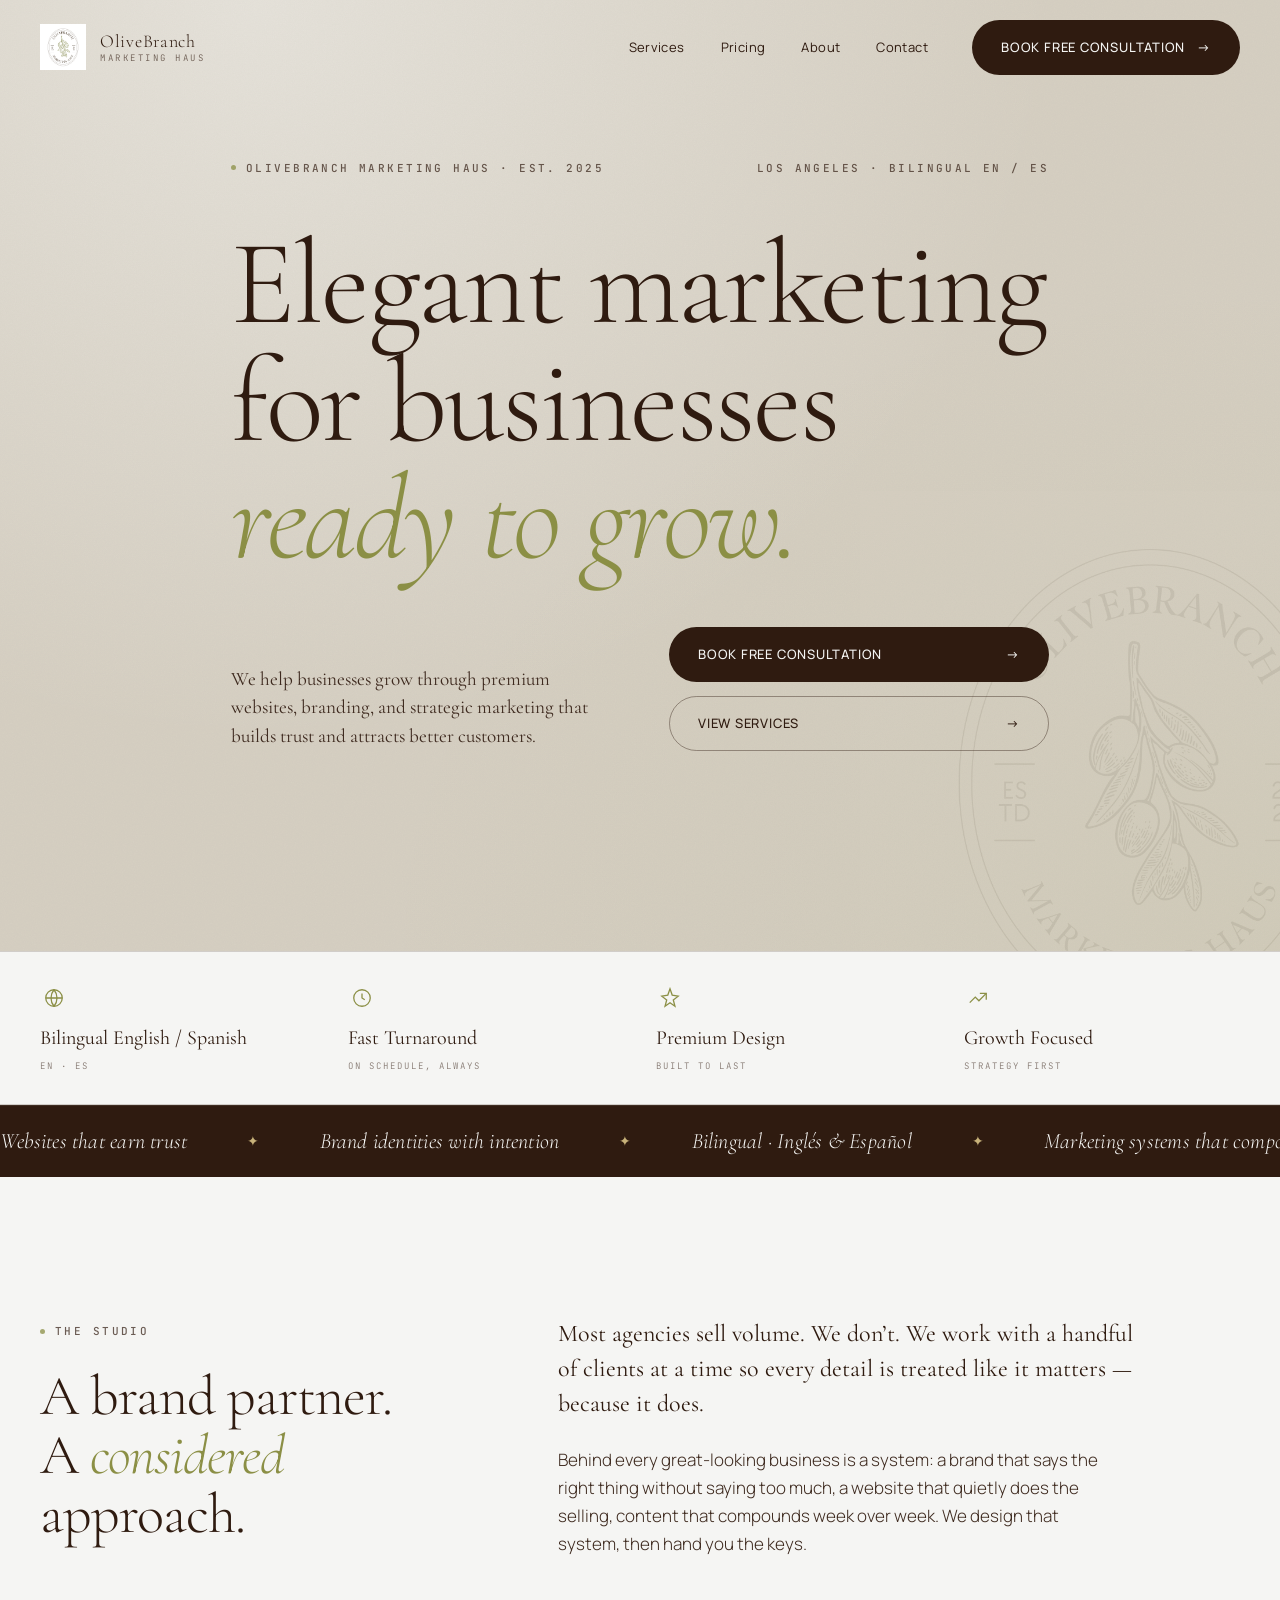
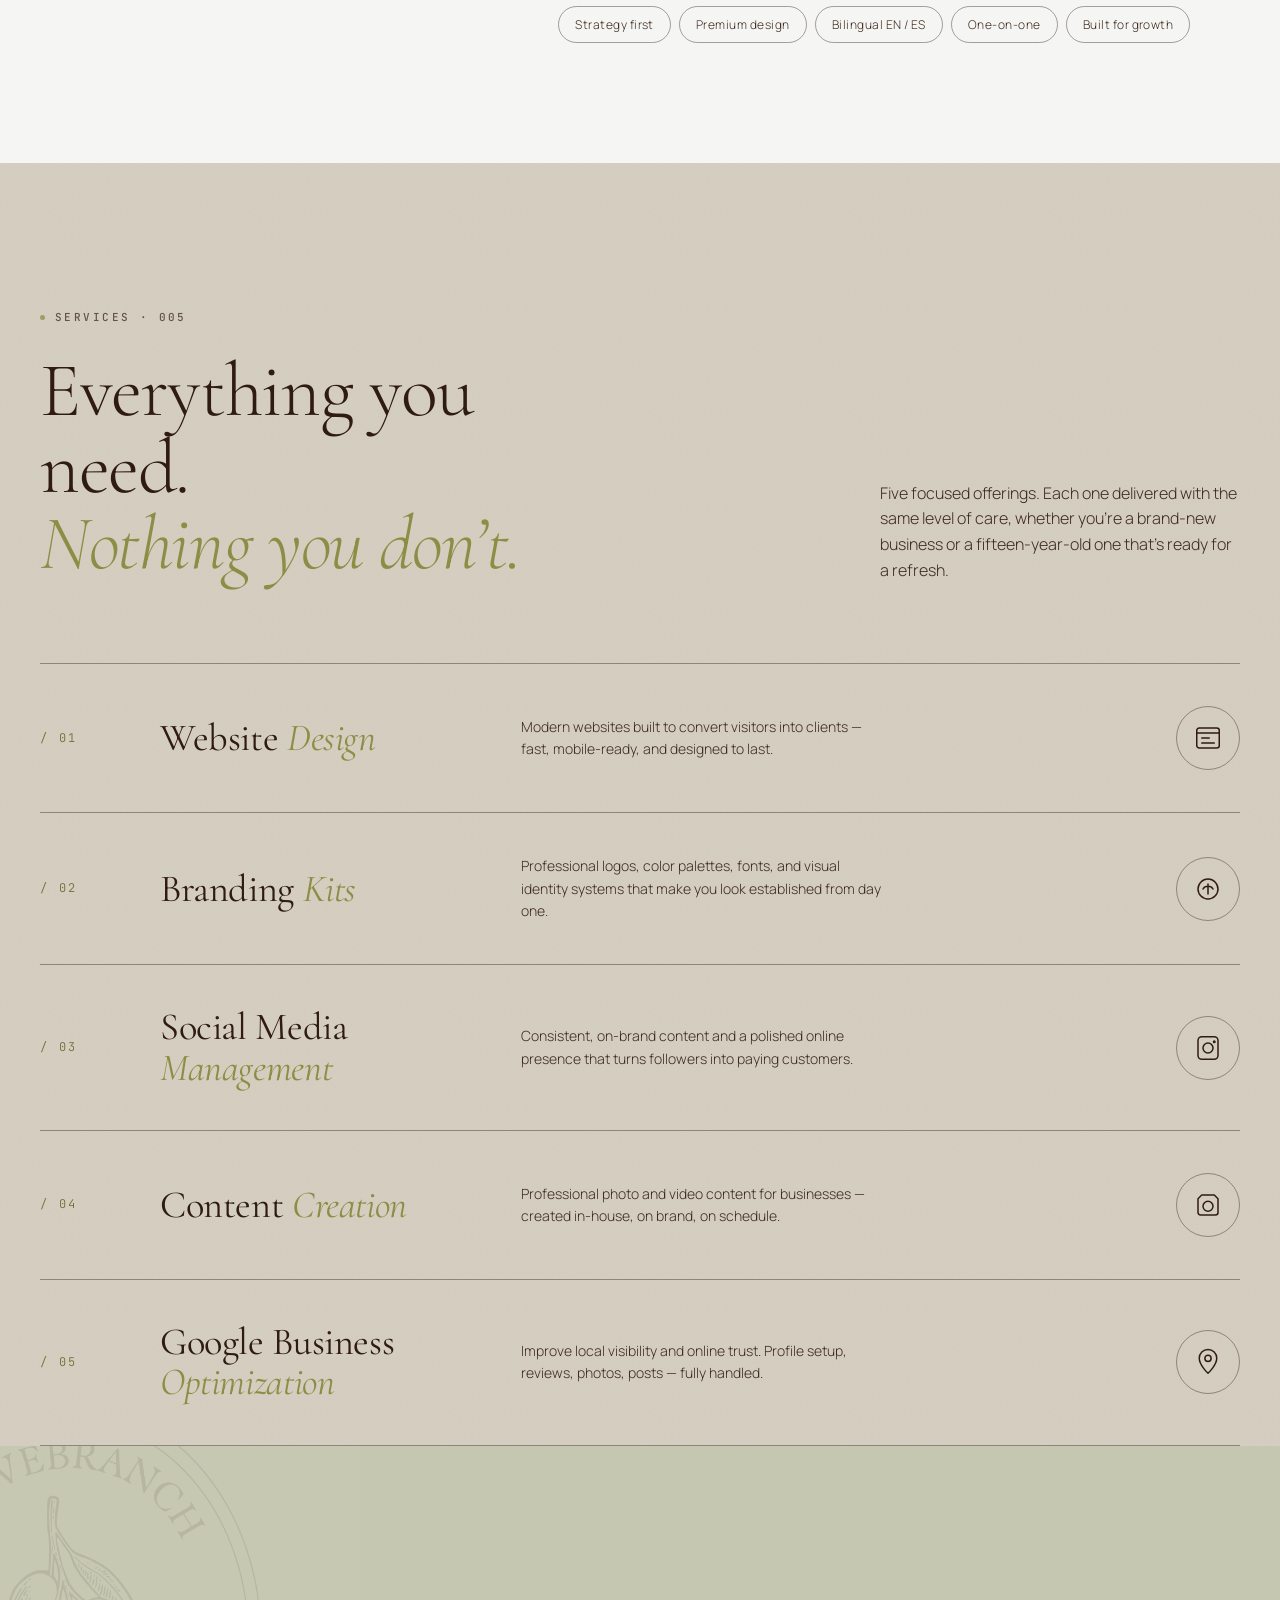
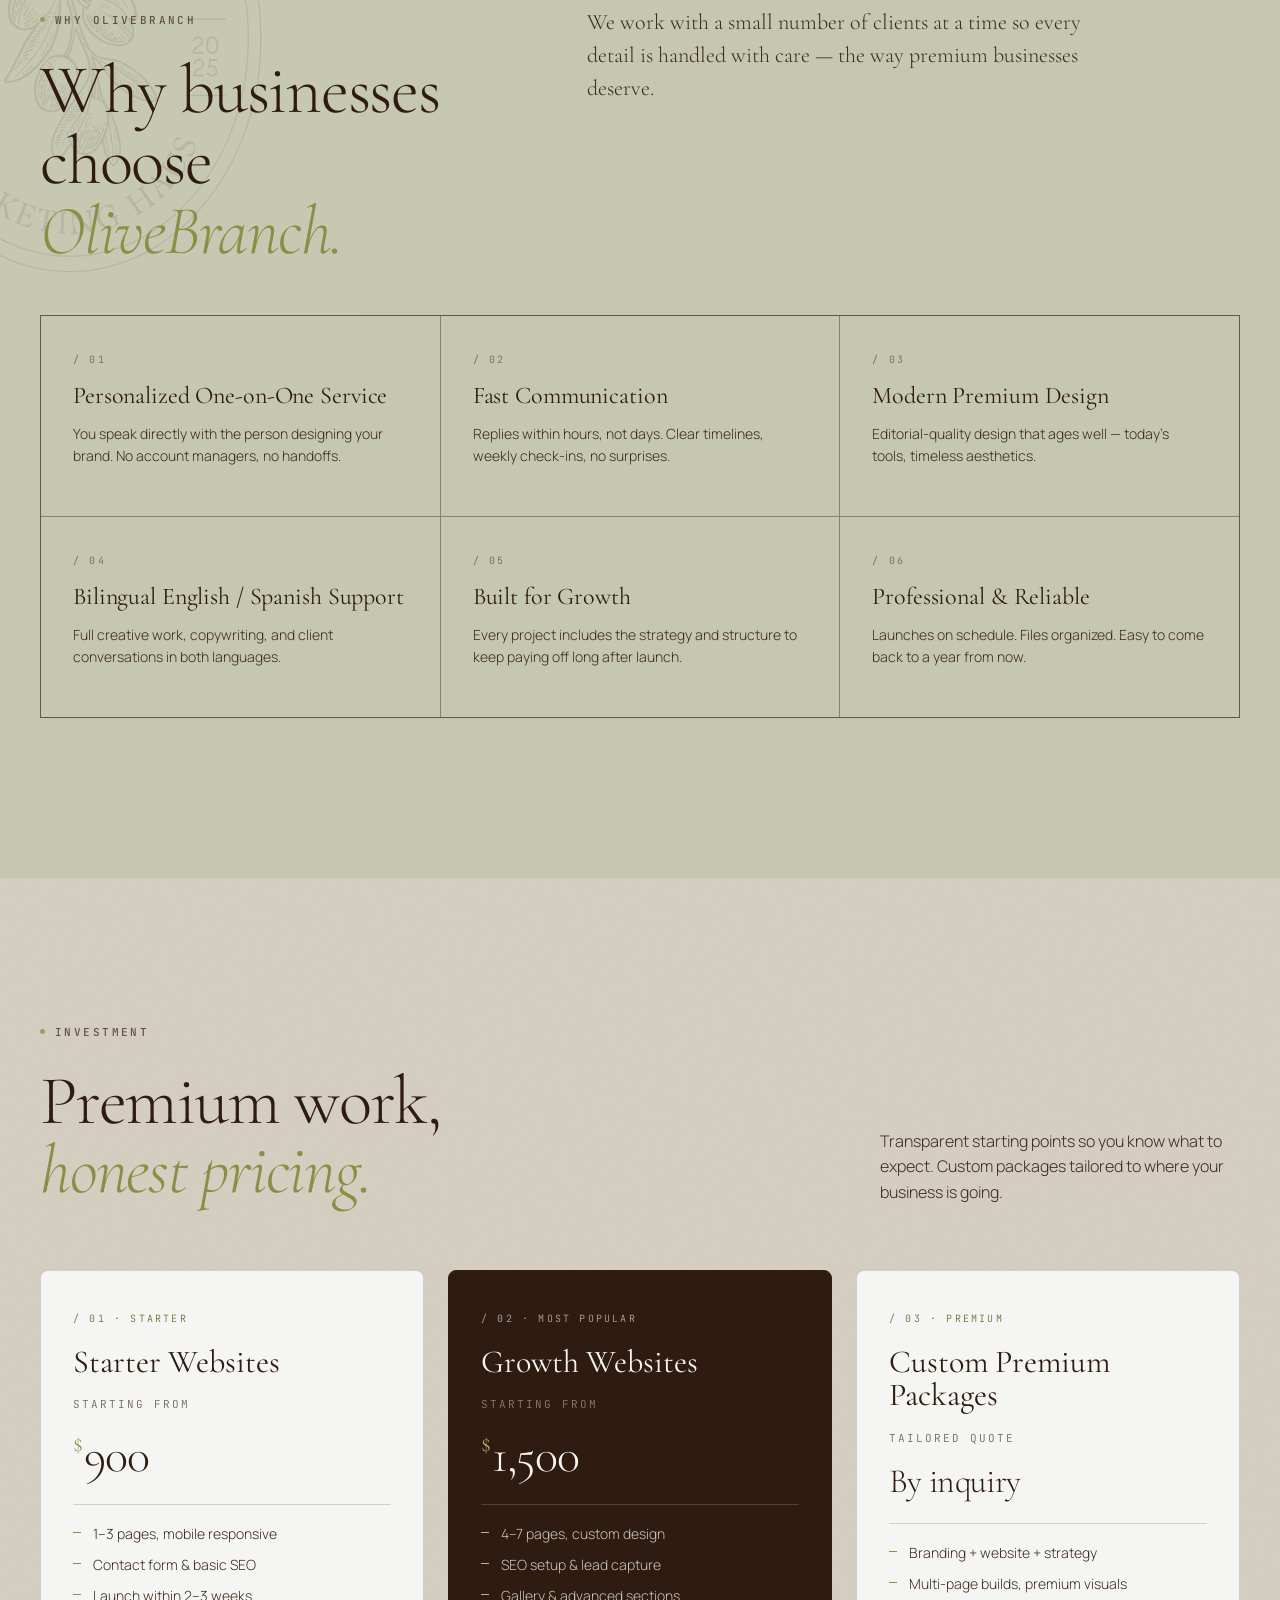
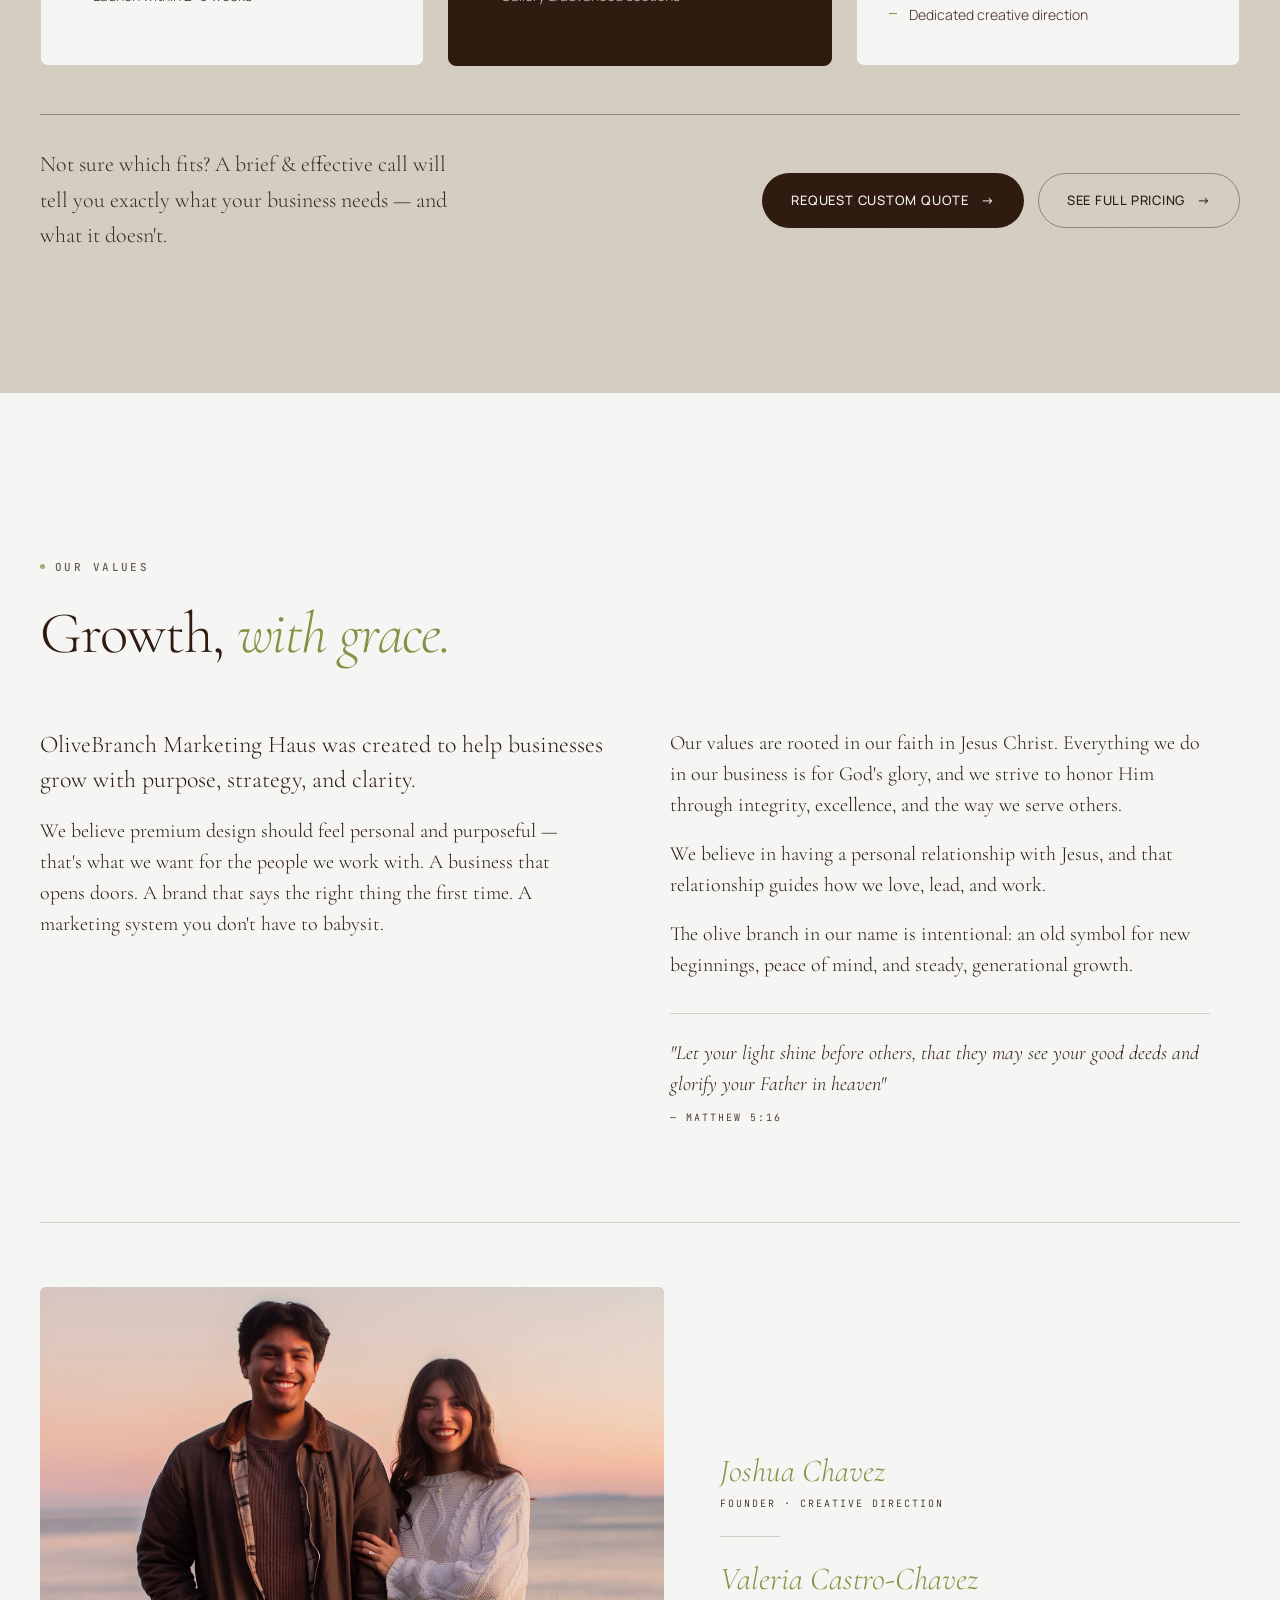
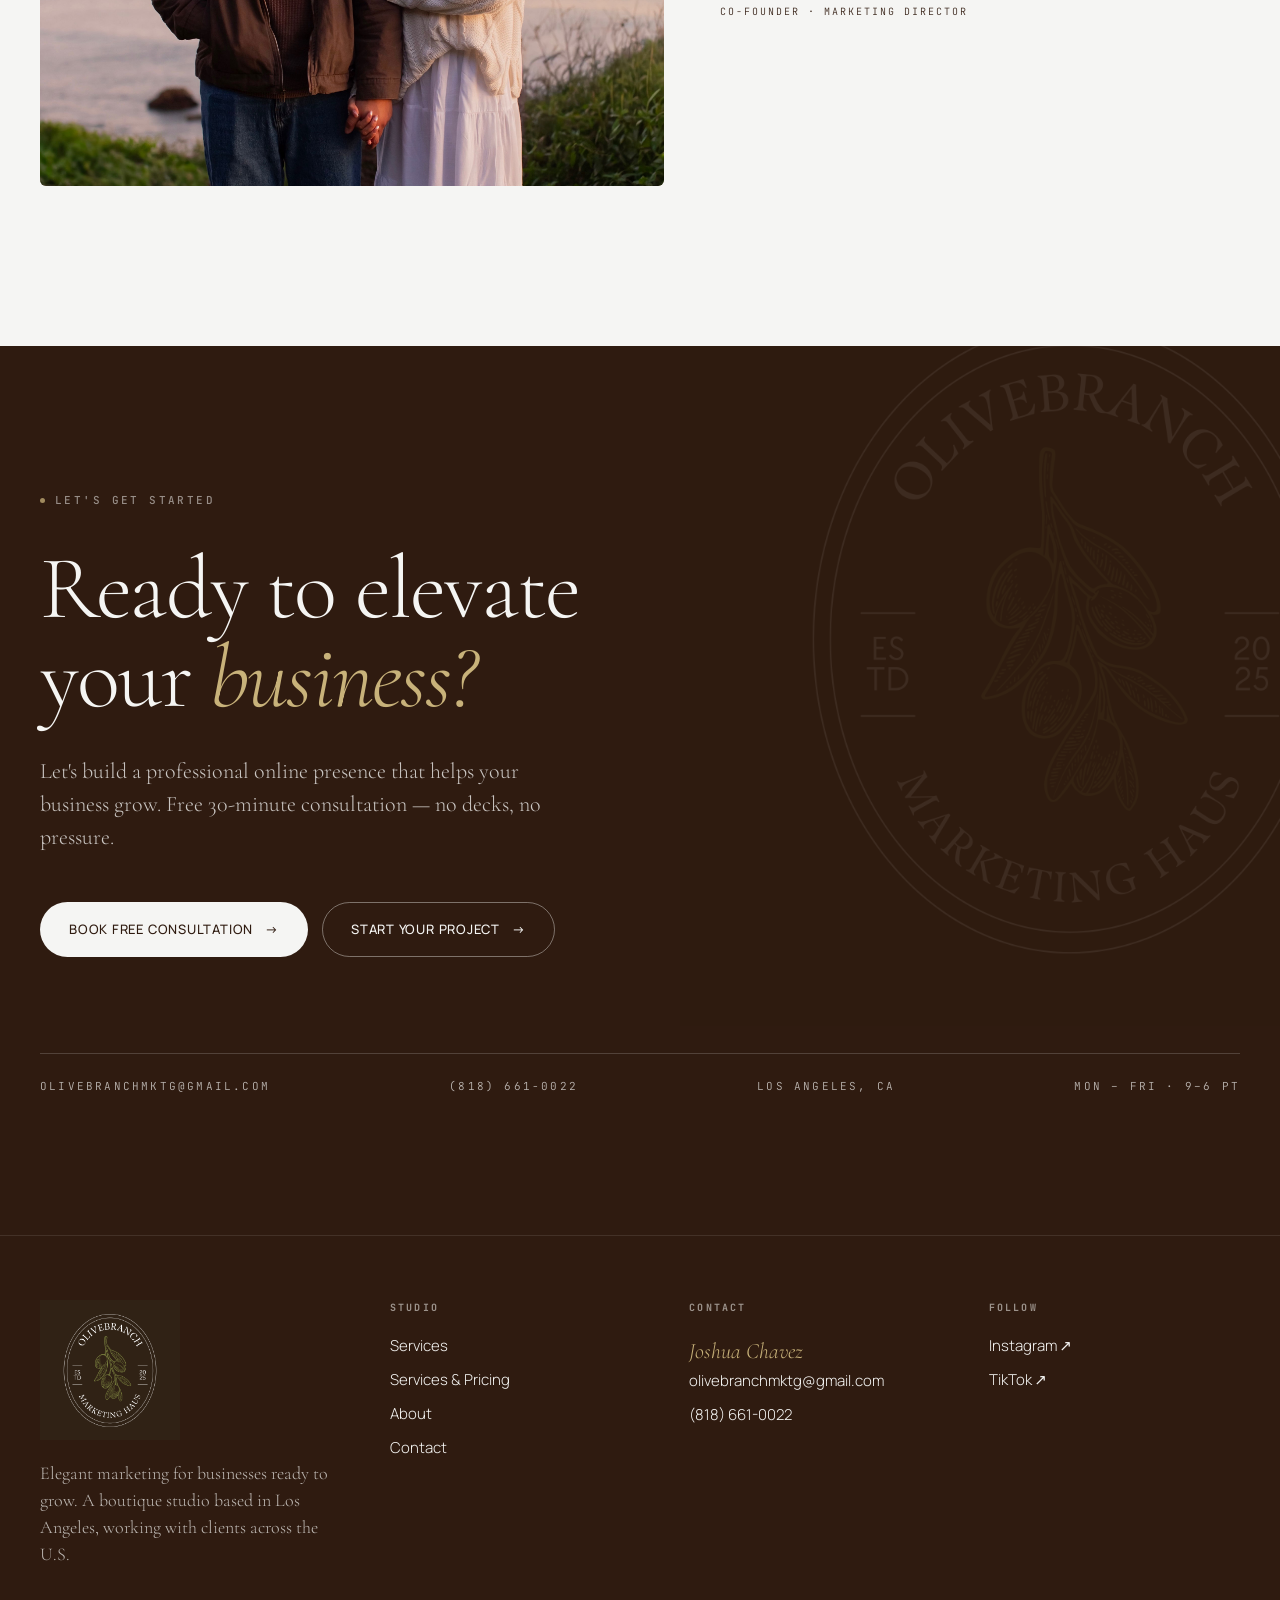
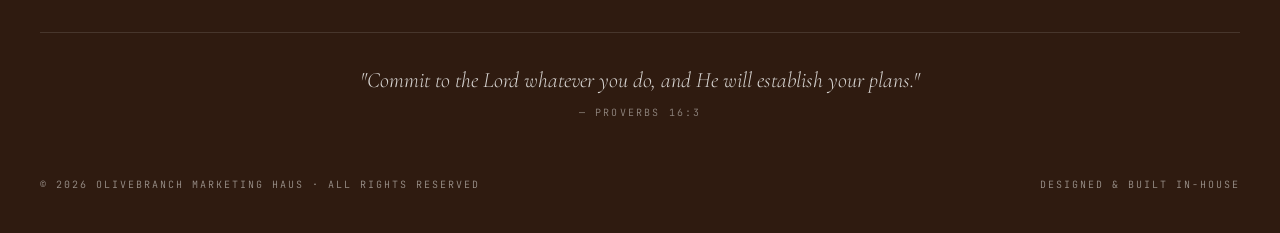
<file: vercel-deploy/index.html>
<!doctype html>
<html lang="en">
<head>
<meta charset="utf-8" />
<meta name="viewport" content="width=device-width,initial-scale=1" />
<title>OliveBranch Marketing Haus — Elegant Marketing for Businesses Ready to Grow</title>
<link rel="preconnect" href="https://fonts.googleapis.com">
<link rel="preconnect" href="https://fonts.gstatic.com" crossorigin>
<link href="https://fonts.googleapis.com/css2?family=Cormorant+Garamond:ital,wght@0,300;0,400;0,500;0,600;1,400&family=Manrope:wght@300;400;500;600&family=JetBrains+Mono:wght@400;500&display=swap" rel="stylesheet">
<link rel="stylesheet" href="styles.css">
</head>
<body>

<!-- ============ HEADER ============ -->
<header class="site" id="siteHeader">
  <div class="nav">
    <a class="brand" href="#top" aria-label="OliveBranch Marketing Haus home">
      <img src="assets/logo-offwhite.png" alt="OliveBranch Marketing Haus" />
      <span class="wordmark">
        <span class="n1">OliveBranch</span>
        <span class="n2">Marketing Haus</span>
      </span>
    </a>
    <nav class="menu">
      <div class="links" style="display:flex;gap:36px;align-items:center;">
        <a href="#services">Services</a>
        <a href="services-and-pricing.html">Pricing</a>
        <a href="#about">About</a>
        <a href="#contact">Contact</a>
      </div>
      <a class="btn btn-primary cta" href="mailto:olivebranchmktg@gmail.com?subject=Free%20Consultation%20Request%20-%20OliveBranch%20Marketing%20Haus&body=Hello%20Joshua%2C%0D%0A%0D%0AI%20would%20like%20to%20book%20a%20free%20consultation%20for%20my%20business.%0D%0A%0D%0ABusiness%20Name%3A%20%0D%0AType%20of%20Business%3A%20%0D%0AWebsite%20(if%20any)%3A%20%0D%0ABest%20Phone%20Number%3A%20%0D%0ABest%20Time%20to%20Reach%20Me%3A%20%0D%0AHow%20can%20you%20help%20us%3F%20%0D%0A%0D%0AThank%20you.">Book Free Consultation <span class="arrow">→</span></a>
    </nav>
  </div>
</header>

<!-- ============ HERO ============ -->
<section class="hero" id="top">
  <div class="grain"></div>
  <div class="watermark" style="right:-160px;bottom:-120px;">
    <img src="assets/logo-beige.png" alt="" />
  </div>

  <div class="wrap hero-inner">
    <div class="hero-eyebrow-row reveal">
      <span class="eyebrow"><span class="dot"></span>OliveBranch Marketing Haus · Est. 2025</span>
      <span class="eyebrow">Los Angeles · Bilingual EN / ES</span>
    </div>

    <h1 class="display reveal delay-1">
      Elegant marketing<br/>
      for businesses<br/>
      <em>ready to grow.</em>
    </h1>

    <div class="hero-row">
      <p class="reveal delay-2">
        We help businesses grow through premium websites, branding, and strategic marketing that builds trust and attracts better customers.
      </p>
      <div class="hero-cta reveal delay-3">
        <a class="btn btn-primary" href="mailto:olivebranchmktg@gmail.com?subject=Free%20Consultation%20Request%20-%20OliveBranch%20Marketing%20Haus&body=Hello%20Joshua%2C%0D%0A%0D%0AI%20would%20like%20to%20book%20a%20free%20consultation%20for%20my%20business.%0D%0A%0D%0ABusiness%20Name%3A%20%0D%0AType%20of%20Business%3A%20%0D%0AWebsite%20(if%20any)%3A%20%0D%0ABest%20Phone%20Number%3A%20%0D%0ABest%20Time%20to%20Reach%20Me%3A%20%0D%0AHow%20can%20you%20help%20us%3F%20%0D%0A%0D%0AThank%20you.">Book Free Consultation <span class="arrow">→</span></a>
        <a class="btn btn-ghost" href="#services">View Services <span class="arrow">→</span></a>
      </div>
    </div>

    <div class="hero-meta reveal delay-4">
      <div class="col">
        <span class="label-mono">№ 01</span>
        <span class="v">Boutique studio</span>
      </div>
      <div class="col">
        <span class="label-mono">№ 02</span>
        <span class="v">Strategy &amp; design</span>
      </div>
      <div class="col">
        <span class="label-mono">№ 03</span>
        <span class="v">Built for trust</span>
      </div>
      <div class="col" style="text-align:right;">
        <span class="label-mono">Scroll</span>
        <span class="v">↓</span>
      </div>
    </div>
  </div>
</section>

<!-- ============ TRUST BAR ============ -->
<section class="trustbar">
  <div class="wrap">
    <div class="trustbar-grid">
      <div class="trust-item reveal">
        <span class="icon" aria-hidden="true"><svg width="22" height="22" viewBox="0 0 24 24" fill="none" stroke="currentColor" stroke-width="1.4"><circle cx="12" cy="12" r="9"/><path d="M3 12h18M12 3a14 14 0 0 1 0 18M12 3a14 14 0 0 0 0 18"/></svg></span>
        <span class="label">Bilingual English / Spanish</span>
        <span class="sub">EN · ES</span>
      </div>
      <div class="trust-item reveal delay-1">
        <span class="icon" aria-hidden="true"><svg width="22" height="22" viewBox="0 0 24 24" fill="none" stroke="currentColor" stroke-width="1.4"><circle cx="12" cy="12" r="9"/><path d="M12 7v5l3 2"/></svg></span>
        <span class="label">Fast Turnaround</span>
        <span class="sub">On Schedule, Always</span>
      </div>
      <div class="trust-item reveal delay-2">
        <span class="icon" aria-hidden="true"><svg width="22" height="22" viewBox="0 0 24 24" fill="none" stroke="currentColor" stroke-width="1.4"><path d="M12 2l2.4 6.8L21 10l-5.4 4.2L17.4 21 12 17.2 6.6 21l1.8-6.8L3 10l6.6-1.2z"/></svg></span>
        <span class="label">Premium Design</span>
        <span class="sub">Built To Last</span>
      </div>
      <div class="trust-item reveal delay-3">
        <span class="icon" aria-hidden="true"><svg width="22" height="22" viewBox="0 0 24 24" fill="none" stroke="currentColor" stroke-width="1.4"><path d="M3 17l6-6 4 4 8-8"/><path d="M14 7h7v7"/></svg></span>
        <span class="label">Growth Focused</span>
        <span class="sub">Strategy First</span>
      </div>
    </div>
  </div>
</section>

<!-- ============ MARQUEE ============ -->
<div class="strip" aria-hidden="true">
  <div class="strip-track">
    <span class="strip-item">Websites that earn trust</span>
    <span class="strip-item">Brand identities with intention</span>
    <span class="strip-item">Bilingual · Inglés &amp; Español</span>
    <span class="strip-item">Marketing systems that compound</span>
    <span class="strip-item">Premium content, modern strategy</span>
    <span class="strip-item">Websites that earn trust</span>
    <span class="strip-item">Brand identities with intention</span>
    <span class="strip-item">Bilingual · Inglés &amp; Español</span>
    <span class="strip-item">Marketing systems that compound</span>
    <span class="strip-item">Premium content, modern strategy</span>
  </div>
</div>

<!-- ============ INTRO ============ -->
<section class="intro">
  <div class="wrap">
    <div class="intro-grid">
      <div class="reveal">
        <span class="eyebrow"><span class="dot"></span>The Studio</span>
        <h2 class="display" style="margin-top:24px;">A brand partner.<br/>A <em>considered</em> approach.</h2>
      </div>
      <div class="body reveal delay-1">
        <p class="lede">
          Most agencies sell volume. We don’t. We work with a handful of clients at a time so every detail is treated like it matters — because it does.
        </p>
        <p>
          Behind every great-looking business is a system: a brand that says the right thing without saying too much, a website that quietly does the selling, content that compounds week over week. We design that system, then hand you the keys.
        </p>
        <div class="pill-row">
          <span class="pill">Strategy first</span>
          <span class="pill">Premium design</span>
          <span class="pill">Bilingual EN / ES</span>
          <span class="pill">One-on-one</span>
          <span class="pill">Built for growth</span>
        </div>
      </div>
    </div>
  </div>
</section>

<!-- ============ SERVICES ============ -->
<section class="services" id="services">
  <div class="grain"></div>
  <div class="wrap" style="position:relative;z-index:2;">
    <div class="services-head reveal">
      <div>
        <span class="eyebrow"><span class="dot"></span>Services · 005</span>
        <h2 class="display" style="margin-top:24px;">Everything you need.<br/><em>Nothing you don’t.</em></h2>
      </div>
      <p>
        Five focused offerings. Each one delivered with the same level of care, whether you’re a brand-new business or a fifteen-year-old one that’s ready for a refresh.
      </p>
    </div>

    <div class="service-list reveal delay-1">
      <!-- 1 -->
      <article class="service">
        <span class="num">/ 01</span>
        <h3>Website <em>Design</em></h3>
        <p>Modern websites built to convert visitors into clients — fast, mobile-ready, and designed to last.</p>
        <span class="icon" aria-hidden="true">
          <svg viewBox="0 0 24 24"><rect class="ico" x="3" y="4" width="18" height="16" rx="2"/><path class="ico" d="M3 8h18M7 12h6M7 16h10"/></svg>
        </span>
      </article>
      <!-- 2 -->
      <article class="service">
        <span class="num">/ 02</span>
        <h3>Branding <em>Kits</em></h3>
        <p>Professional logos, color palettes, fonts, and visual identity systems that make you look established from day one.</p>
        <span class="icon" aria-hidden="true">
          <svg viewBox="0 0 24 24"><circle class="ico" cx="12" cy="12" r="8"/><path class="ico" d="M8 12c1.5-3 6.5-3 8 0M12 8v8"/></svg>
        </span>
      </article>
      <!-- 3 -->
      <article class="service">
        <span class="num">/ 03</span>
        <h3>Social Media <em>Management</em></h3>
        <p>Consistent, on-brand content and a polished online presence that turns followers into paying customers.</p>
        <span class="icon" aria-hidden="true">
          <svg viewBox="0 0 24 24"><rect class="ico" x="4" y="3" width="16" height="18" rx="3"/><circle class="ico" cx="12" cy="12" r="4"/><circle class="ico" cx="17" cy="7" r=".6" fill="currentColor"/></svg>
        </span>
      </article>
      <!-- 4 -->
      <article class="service">
        <span class="num">/ 04</span>
        <h3>Content <em>Creation</em></h3>
        <p>Professional photo and video content for businesses — created in-house, on brand, on schedule.</p>
        <span class="icon" aria-hidden="true">
          <svg viewBox="0 0 24 24"><path class="ico" d="M4 7l3-3h10l3 3v11a2 2 0 0 1-2 2H6a2 2 0 0 1-2-2V7z"/><circle class="ico" cx="12" cy="13" r="4"/></svg>
        </span>
      </article>
      <!-- 5 -->
      <article class="service">
        <span class="num">/ 05</span>
        <h3>Google Business <em>Optimization</em></h3>
        <p>Improve local visibility and online trust. Profile setup, reviews, photos, posts — fully handled.</p>
        <span class="icon" aria-hidden="true">
          <svg viewBox="0 0 24 24"><path class="ico" d="M12 21s-7-6.5-7-12a7 7 0 0 1 14 0c0 5.5-7 12-7 12z"/><circle class="ico" cx="12" cy="9" r="2.5"/></svg>
        </span>
      </article>
    </div>
  </div>
</section>

<!-- ============ PORTFOLIO ============ -->
<!-- TEMPORARILY HIDDEN: remove style="display:none" on the section below to restore -->
<section class="portfolio" id="portfolio" style="display:none">
  <div class="wrap">
    <div class="portfolio-head reveal">
      <div>
        <span class="eyebrow"><span class="dot"></span>Selected work · 2024 / 2025</span>
        <h2 class="display" style="margin-top:24px;">Brands we’ve helped<br/><em>open doors.</em></h2>
      </div>
      <div class="meta">
        <span class="label-mono">Recent</span>
        <span class="serif" style="font-size:18px;">Construction · Faith · Beauty · Local</span>
      </div>
    </div>

    <div class="portfolio-grid">
      <!-- 1 -->
      <article class="case case-1 reveal">
        <div class="frame">
          <span class="num">CASE 01</span>
          <span class="placeholder-meta">photography placeholder · construction website mockup</span>
        </div>
        <div class="case-meta">
          <h4>Mendoza &amp; Sons Construction</h4>
          <span class="tag">Web · Identity</span>
        </div>
      </article>
      <!-- 2 -->
      <article class="case case-2 reveal delay-1">
        <div class="frame">
          <span class="num">CASE 02</span>
          <span class="placeholder-meta">photography placeholder · church bulletin &amp; site</span>
        </div>
        <div class="case-meta">
          <h4>Iglesia Vida Nueva</h4>
          <span class="tag">Identity · Print · Social</span>
        </div>
      </article>
      <!-- 3 -->
      <article class="case case-3 reveal">
        <div class="frame">
          <span class="num">CASE 03</span>
          <span class="placeholder-meta">photography placeholder · beauty brand campaign</span>
        </div>
        <div class="case-meta">
          <h4>Maison Lila Beauty</h4>
          <span class="tag">Brand · E-commerce · Content</span>
        </div>
      </article>
      <!-- 4 -->
      <article class="case case-4 reveal delay-1">
        <div class="frame">
          <span class="num">CASE 04</span>
          <span class="placeholder-meta">photography placeholder · local business storefront</span>
        </div>
        <div class="case-meta">
          <h4>Rosalía’s Florist &amp; Co.</h4>
          <span class="tag">Web · Google Business · Social</span>
        </div>
      </article>
    </div>
  </div>
</section>

<!-- ============ WHY US ============ -->
<section class="why">
  <div class="watermark" style="left:-220px;top:-100px;opacity:.1;">
    <img src="assets/logo-sage.png" alt="" />
  </div>
  <div class="wrap" style="position:relative;z-index:2;">
    <div class="why-grid">
      <div class="reveal">
        <span class="eyebrow"><span class="dot"></span>Why OliveBranch</span>
        <h2 class="display" style="margin-top:24px;">Why businesses choose <em>OliveBranch.</em></h2>
      </div>
      <div class="reveal delay-1">
        <p style="font-family:'Cormorant Garamond',serif;font-size:22px;line-height:1.5;color:var(--charcoal);max-width:46ch;">
          We work with a small number of clients at a time so every detail is handled with care — the way premium businesses deserve.
        </p>
      </div>
    </div>

    <div class="why-cards reveal delay-2">
      <div class="why-card">
        <span class="num">/ 01</span>
        <h3>Personalized One-on-One Service</h3>
        <p>You speak directly with the person designing your brand. No account managers, no handoffs.</p>
      </div>
      <div class="why-card">
        <span class="num">/ 02</span>
        <h3>Fast Communication</h3>
        <p>Replies within hours, not days. Clear timelines, weekly check-ins, no surprises.</p>
      </div>
      <div class="why-card">
        <span class="num">/ 03</span>
        <h3>Modern Premium Design</h3>
        <p>Editorial-quality design that ages well — today's tools, timeless aesthetics.</p>
      </div>
      <div class="why-card">
        <span class="num">/ 04</span>
        <h3>Bilingual English / Spanish Support</h3>
        <p>Full creative work, copywriting, and client conversations in both languages.</p>
      </div>
      <div class="why-card">
        <span class="num">/ 05</span>
        <h3>Built for Growth</h3>
        <p>Every project includes the strategy and structure to keep paying off long after launch.</p>
      </div>
      <div class="why-card">
        <span class="num">/ 06</span>
        <h3>Professional &amp; Reliable</h3>
        <p>Launches on schedule. Files organized. Easy to come back to a year from now.</p>
      </div>
    </div>
  </div>
</section>

<!-- ============ PRICING PREVIEW ============ -->
<section class="pricing-preview">
  <div class="grain"></div>
  <div class="wrap" style="position:relative;z-index:2;">
    <div class="pricing-preview-head reveal">
      <div>
        <span class="eyebrow"><span class="dot"></span>Investment</span>
        <h2 class="display" style="margin-top:24px;">Premium work,<br/><em>honest pricing.</em></h2>
      </div>
      <p style="max-width:36ch;color:var(--charcoal);font-size:16px;">
        Transparent starting points so you know what to expect. Custom packages tailored to where your business is going.
      </p>
    </div>

    <div class="pricing-grid reveal delay-1">
      <div class="price-card">
        <span class="tag">/ 01 · Starter</span>
        <h3>Starter Websites</h3>
        <span class="from">Starting from</span>
        <div class="price"><span class="currency">$</span>900</div>
        <ul>
          <li>1–3 pages, mobile responsive</li>
          <li>Contact form &amp; basic SEO</li>
          <li>Launch within 2–3 weeks</li>
        </ul>
      </div>
      <div class="price-card featured">
        <span class="tag">/ 02 · Most Popular</span>
        <h3>Growth Websites</h3>
        <span class="from">Starting from</span>
        <div class="price"><span class="currency">$</span>1,500</div>
        <ul>
          <li>4–7 pages, custom design</li>
          <li>SEO setup &amp; lead capture</li>
          <li>Gallery &amp; advanced sections</li>
        </ul>
      </div>
      <div class="price-card">
        <span class="tag">/ 03 · Premium</span>
        <h3>Custom Premium Packages</h3>
        <span class="from">Tailored quote</span>
        <div class="price" style="font-size:34px;">By inquiry</div>
        <ul>
          <li>Branding + website + strategy</li>
          <li>Multi-page builds, premium visuals</li>
          <li>Dedicated creative direction</li>
        </ul>
      </div>
    </div>

    <div class="pricing-preview-foot reveal delay-2">
      <p>Not sure which fits? A brief &amp; effective call will tell you exactly what your business needs — and what it doesn't.</p>
      <div style="display:flex;gap:14px;flex-wrap:wrap;">
        <a class="btn btn-primary" href="mailto:olivebranchmktg@gmail.com?subject=New%20Project%20Inquiry%20-%20OliveBranch%20Marketing%20Haus&body=Hello%20Joshua%2C%0D%0A%0D%0AI%E2%80%99m%20interested%20in%20starting%20a%20project%20with%20OliveBranch%20Marketing%20Haus.%0D%0A%0D%0ABusiness%20Name%3A%20%0D%0AType%20of%20Business%3A%20%0D%0AServices%20Needed%3A%20%0D%0ABudget%20Range%3A%20%0D%0ADesired%20Timeline%3A%20%0D%0ABest%20Phone%20Number%3A%20%0D%0AAdditional%20Details%3A%20%0D%0A%0D%0AThank%20you.">Request Custom Quote <span class="arrow">→</span></a>
        <a class="btn btn-ghost" href="services-and-pricing.html">See full pricing <span class="arrow">→</span></a>
      </div>
    </div>
  </div>
</section>

<!-- ============ ABOUT ============ -->
<section class="about" id="about">
  <div class="wrap">
    <div class="about-intro reveal">
      <span class="eyebrow"><span class="dot"></span>Our Values</span>
      <h2 class="display" style="margin-top:24px;">Growth, <em>with grace.</em></h2>
    </div>
    <div class="about-grid about-grid--story">
      <div class="reveal">
        <p class="first">
          OliveBranch Marketing Haus was created to help businesses grow with purpose, strategy, and clarity.
        </p>
        <p>
          We believe premium design should feel personal and purposeful — that's what we want for the people we work with. A business that opens doors. A brand that says the right thing the first time. A marketing system you don't have to babysit.
        </p>
      </div>
      <div class="reveal delay-1">
        <p>
          Our values are rooted in our faith in Jesus Christ. Everything we do in our business is for God's glory, and we strive to honor Him through integrity, excellence, and the way we serve others.
        </p>
        <p>
          We believe in having a personal relationship with Jesus, and that relationship guides how we love, lead, and work.
        </p>
        <p>
          The olive branch in our name is intentional: an old symbol for new beginnings, peace of mind, and steady, generational growth.
        </p>
        <p class="scripture">
          <em>"Let your light shine before others, that they may see your good deeds and glorify your Father in heaven"</em> <span class="ref">— Matthew 5:16</span>
        </p>
      </div>
    </div>

    <div class="team-row team-row--single">
      <article class="team-card team-card--duo reveal">
        <div class="team-photo" data-portrait="duo">
          <img class="team-photo-img" alt="Joshua Chavez and Valeria Castro-Chavez" />
          <span class="placeholder-meta">portrait · joshua &amp; valeria</span>
        </div>
        <div class="team-meta">
          <div class="duo-names">
            <div class="duo-person">
              <div class="team-name" data-name="founder">Joshua Chavez</div>
              <div class="team-role" data-role="founder">Founder · Creative Direction</div>
            </div>
            <div class="duo-divider" aria-hidden="true"></div>
            <div class="duo-person">
              <div class="team-name" data-name="cofounder">Valeria Castro-Chavez</div>
              <div class="team-role" data-role="cofounder">Co-Founder · Marketing Director</div>
            </div>
          </div>
        </div>
      </article>
    </div>
  </div>
</section>

<!-- ============ CTA BANNER ============ -->
<section class="cta-banner" id="contact">
  <div class="grain" style="opacity:.2;"></div>
  <div class="watermark">
    <img src="assets/logo-darkbrown.png" alt="" />
  </div>
  <div class="wrap">
    <span class="eyebrow" style="color:rgba(245,245,243,.7);"><span class="dot" style="background:var(--gold);"></span>Let's get started</span>
    <h2 style="margin-top:32px;">Ready to elevate<br/>your <em>business?</em></h2>
    <p class="sub">
      Let's build a professional online presence that helps your business grow. Free 30-minute consultation — no decks, no pressure.
    </p>
    <div class="row">
      <a class="btn btn-onbrown" href="mailto:olivebranchmktg@gmail.com?subject=Free%20Consultation%20Request%20-%20OliveBranch%20Marketing%20Haus&body=Hello%20Joshua%2C%0D%0A%0D%0AI%20would%20like%20to%20book%20a%20free%20consultation%20for%20my%20business.%0D%0A%0D%0ABusiness%20Name%3A%20%0D%0AType%20of%20Business%3A%20%0D%0AWebsite%20(if%20any)%3A%20%0D%0ABest%20Phone%20Number%3A%20%0D%0ABest%20Time%20to%20Reach%20Me%3A%20%0D%0AHow%20can%20you%20help%20us%3F%20%0D%0A%0D%0AThank%20you.">Book Free Consultation <span class="arrow">→</span></a>
      <a class="btn btn-ghost-onbrown" href="mailto:olivebranchmktg@gmail.com?subject=New%20Project%20Inquiry%20-%20OliveBranch%20Marketing%20Haus&body=Hello%20Joshua%2C%0D%0A%0D%0AI%E2%80%99m%20interested%20in%20starting%20a%20project%20with%20OliveBranch%20Marketing%20Haus.%0D%0A%0D%0ABusiness%20Name%3A%20%0D%0AType%20of%20Business%3A%20%0D%0AServices%20Needed%3A%20%0D%0ABudget%20Range%3A%20%0D%0ADesired%20Timeline%3A%20%0D%0ABest%20Phone%20Number%3A%20%0D%0AAdditional%20Details%3A%20%0D%0A%0D%0AThank%20you.">Start Your Project <span class="arrow">→</span></a>
    </div>
    <div class="meta">
      <span>olivebranchmktg@gmail.com</span>
      <span>(818) 661-0022</span>
      <span>Los Angeles, CA</span>
      <span>Mon – Fri · 9–6 PT</span>
    </div>
  </div>
</section>

<!-- ============ FOOTER ============ -->
<footer class="site">
  <div class="wrap">
    <div class="footer-grid">
      <div class="footer-brand">
        <img src="assets/logo-darkbrown.png" alt="OliveBranch Marketing Haus" style="width: 140px; height: 140px" />
        <p>Elegant marketing for businesses ready to grow. A boutique studio based in Los Angeles, working with clients across the U.S.</p>
      </div>
      <div class="footer-col">
        <h4>Studio</h4>
        <a href="#services">Services</a>
        <a href="services-and-pricing.html">Services &amp; Pricing</a>
        <a href="#about">About</a>
        <a href="#contact">Contact</a>
      </div>
      <div class="footer-col">
        <h4>Contact</h4>
        <span class="name">Joshua Chavez</span>
        <a href="mailto:olivebranchmktg@gmail.com">olivebranchmktg@gmail.com</a>
        <a href="tel:8186610022">(818) 661-0022
</a>
      </div>
      <div class="footer-col">
        <h4>Follow</h4>
        <a href="#" target="_blank" rel="noopener">Instagram ↗</a>
        <a href="#" target="_blank" rel="noopener">TikTok ↗</a>
      </div>
    </div>
    <div class="footer-verse" style="border-top:1px solid rgba(245,245,243,.12);margin-top:64px;padding:32px 0 0;text-align:center;">
      <p style="font-family:'Cormorant Garamond',serif;font-style:italic;font-size:22px;line-height:1.45;color:rgba(245,245,243,.85);max-width:60ch;margin:0 auto 8px;">
        "Commit to the Lord whatever you do, and He will establish your plans."
      </p>
      <p style="font-family:'JetBrains Mono',monospace;font-size:10px;letter-spacing:.22em;text-transform:uppercase;color:rgba(245,245,243,.5);margin:0;">
        — Proverbs 16:3
      </p>
    </div>
    <div class="footer-bottom" style="border-top:none;margin-top:32px;">
      <span>© 2026 OliveBranch Marketing Haus · All rights reserved</span>
      <span>Designed &amp; built in-house</span>
    </div>
  </div>
</footer>

<script>
  // ---- Header scroll state ----
  const header = document.getElementById('siteHeader');
  const onScroll = () => {
    if (window.scrollY > 24) header.classList.add('scrolled');
    else header.classList.remove('scrolled');
  };
  window.addEventListener('scroll', onScroll, {passive:true});
  onScroll();

  // ---- Reveal on scroll ----
  const io = new IntersectionObserver((entries) => {
    entries.forEach(e => {
      if (e.isIntersecting) {
        e.target.classList.add('in');
        io.unobserve(e.target);
      }
    });
  }, {threshold: 0.12, rootMargin: '0px 0px -8% 0px'});
  document.querySelectorAll('.reveal').forEach(el => io.observe(el));

  // ---- Smooth scroll for in-page anchors ----
  document.querySelectorAll('a[href^="#"]').forEach(a => {
    a.addEventListener('click', (e) => {
      const id = a.getAttribute('href');
      if (id.length > 1) {
        const target = document.querySelector(id);
        if (target) {
          e.preventDefault();
          window.scrollTo({top: target.getBoundingClientRect().top + window.scrollY - 60, behavior:'smooth'});
        }
      }
    });
  });
</script>

<!-- ============ TWEAKS PANEL (founders) ============ -->
<aside class="ob-tweaks" id="obTweaks" aria-label="Tweaks">
  <header>
    <h3>Tweaks</h3>
    <button type="button" id="obTweaksClose" aria-label="Close tweaks">×</button>
  </header>
  <div class="body">
    <div class="group">
      <div class="group-title">Team photo</div>
      <label>
        <span class="lbl">Photo of Joshua &amp; Valeria</span>
        <div class="file-row">
          <input type="url" placeholder="Paste image URL or upload" data-tw="duoPhoto" />
          <button type="button" class="file-btn" data-upload="duoPhoto">Upload</button>
        </div>
        <button type="button" class="clear-btn" data-clear="duoPhoto" style="margin-top:6px;">Clear photo</button>
      </label>
    </div>
    <div class="group">
      <div class="group-title">Founder · Joshua Chavez</div>
      <label>
        <span class="lbl">Name</span>
        <input type="text" data-tw="founderName" />
      </label>
      <label>
        <span class="lbl">Role</span>
        <input type="text" data-tw="founderRole" />
      </label>
    </div>
    <div class="group">
      <div class="group-title">Co-Founder · Valeria Castro-Chavez</div>
      <label>
        <span class="lbl">Name</span>
        <input type="text" data-tw="cofounderName" />
      </label>
      <label>
        <span class="lbl">Role</span>
        <input type="text" data-tw="cofounderRole" />
      </label>
    </div>
    <div class="hint">Photos are stored locally in your browser. For permanent photos, host the image and paste its URL.</div>
  </div>
</aside>
<input type="file" id="obTweaksFile" accept="image/*" style="display:none;" />

<script>
  // -------- Tweaks: founders block --------
  (function(){
    var TWEAK_DEFAULS = /*EDITMODE-BEGIN*/{
      "founderName": "Joshua Chavez",
      "founderRole": "Founder · Creative Direction",
      "cofounderName": "Valeria Castro-Chavez",
      "cofounderRole": "Co-Founder · Marketing Director",
      "duoPhoto": "assets/IMG_3248.jpeg"
    }/*EDITMODE-END*/;

    var STORAGE_KEY = 'ob-tweaks-founders';
    function load(){
      try { return Object.assign({}, TWEAK_DEFAULS, JSON.parse(localStorage.getItem(STORAGE_KEY) || '{}')); }
      catch(e){ return Object.assign({}, TWEAK_DEFAULS); }
    }
    function save(state){ localStorage.setItem(STORAGE_KEY, JSON.stringify(state)); }

    var state = load();
    var panel = document.getElementById('obTweaks');
    var closeBtn = document.getElementById('obTweaksClose');
    var fileInput = document.getElementById('obTweaksFile');
    var pendingUploadKey = null;

    function applyToDom(){
      // Names + roles
      var pairs = [
        ['founderName',   '[data-name="founder"]'],
        ['founderRole',   '[data-role="founder"]'],
        ['cofounderName', '[data-name="cofounder"]'],
        ['cofounderRole', '[data-role="cofounder"]']
      ];
      pairs.forEach(function(p){
        var el = document.querySelector(p[1]);
        if (el) el.textContent = state[p[0]] || '';
      });
      // Photo (single shared portrait of both)
      (function(){
        var box = document.querySelector('.team-photo[data-portrait="duo"]');
        if (!box) return;
        var img = box.querySelector('.team-photo-img');
        var url = state.duoPhoto;
        if (url){
          img.src = url;
          box.classList.add('has-image');
        } else {
          img.removeAttribute('src');
          box.classList.remove('has-image');
        }
      })();
    }

    function syncInputs(){
      panel.querySelectorAll('[data-tw]').forEach(function(inp){
        var k = inp.getAttribute('data-tw');
        inp.value = state[k] || '';
      });
    }

    function update(key, value){
      state[key] = value;
      save(state);
      applyToDom();
      // Persist to host (when running in editor) — only persist non-photo keys
      // (photos can be huge data URLs; keep them local-only).
      try {
        var safeEdits = {};
        ['founderName','founderRole','cofounderName','cofounderRole'].forEach(function(k){
          if (k === key) safeEdits[k] = value;
        });
        if (Object.keys(safeEdits).length){
          window.parent.postMessage({type:'__edit_mode_set_keys', edits: safeEdits}, '*');
        }
      } catch(e){}
    }

    // Wire inputs
    panel.querySelectorAll('input[data-tw]').forEach(function(inp){
      inp.addEventListener('input', function(){
        update(inp.getAttribute('data-tw'), inp.value);
      });
    });
    // Wire upload buttons
    panel.querySelectorAll('[data-upload]').forEach(function(btn){
      btn.addEventListener('click', function(){
        pendingUploadKey = btn.getAttribute('data-upload');
        fileInput.click();
      });
    });
    fileInput.addEventListener('change', function(){
      var file = fileInput.files && fileInput.files[0];
      if (!file || !pendingUploadKey) return;
      var reader = new FileReader();
      reader.onload = function(e){
        update(pendingUploadKey, e.target.result);
        var inp = panel.querySelector('[data-tw="'+pendingUploadKey+'"]');
        if (inp) inp.value = e.target.result;
        pendingUploadKey = null;
        fileInput.value = '';
      };
      reader.readAsDataURL(file);
    });
    // Wire clear buttons
    panel.querySelectorAll('[data-clear]').forEach(function(btn){
      btn.addEventListener('click', function(){
        var k = btn.getAttribute('data-clear');
        update(k, '');
        var inp = panel.querySelector('[data-tw="'+k+'"]');
        if (inp) inp.value = '';
      });
    });

    // Open/close (host protocol)
    function open(){ panel.classList.add('open'); }
    function close(){
      panel.classList.remove('open');
      try { window.parent.postMessage({type:'__edit_mode_dismissed'}, '*'); } catch(e){}
    }
    closeBtn.addEventListener('click', close);
    window.addEventListener('message', function(e){
      var d = e && e.data;
      if (!d || !d.type) return;
      if (d.type === '__activate_edit_mode') open();
      if (d.type === '__deactivate_edit_mode') panel.classList.remove('open');
    });
    try { window.parent.postMessage({type:'__edit_mode_available'}, '*'); } catch(e){}

    // Initialize
    syncInputs();
    applyToDom();
  })();
</script>

</body>
</html>
</file>
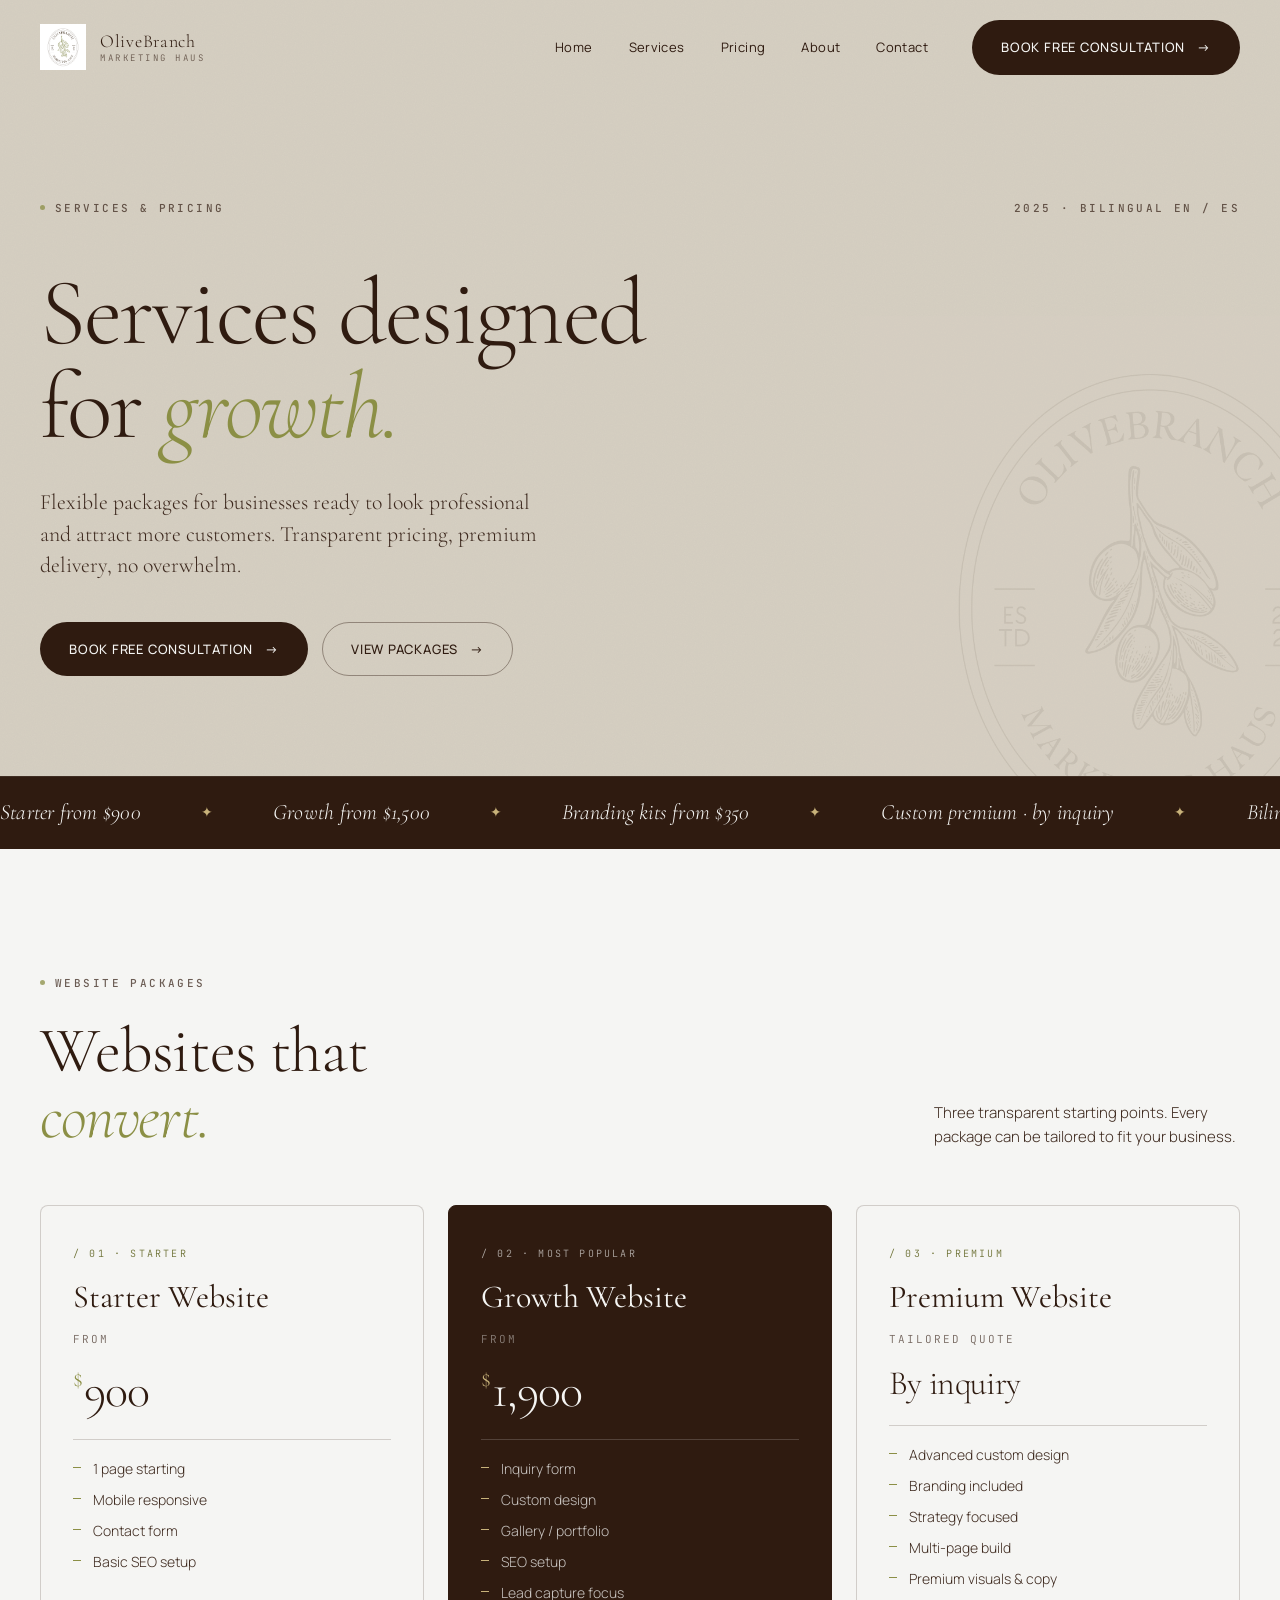
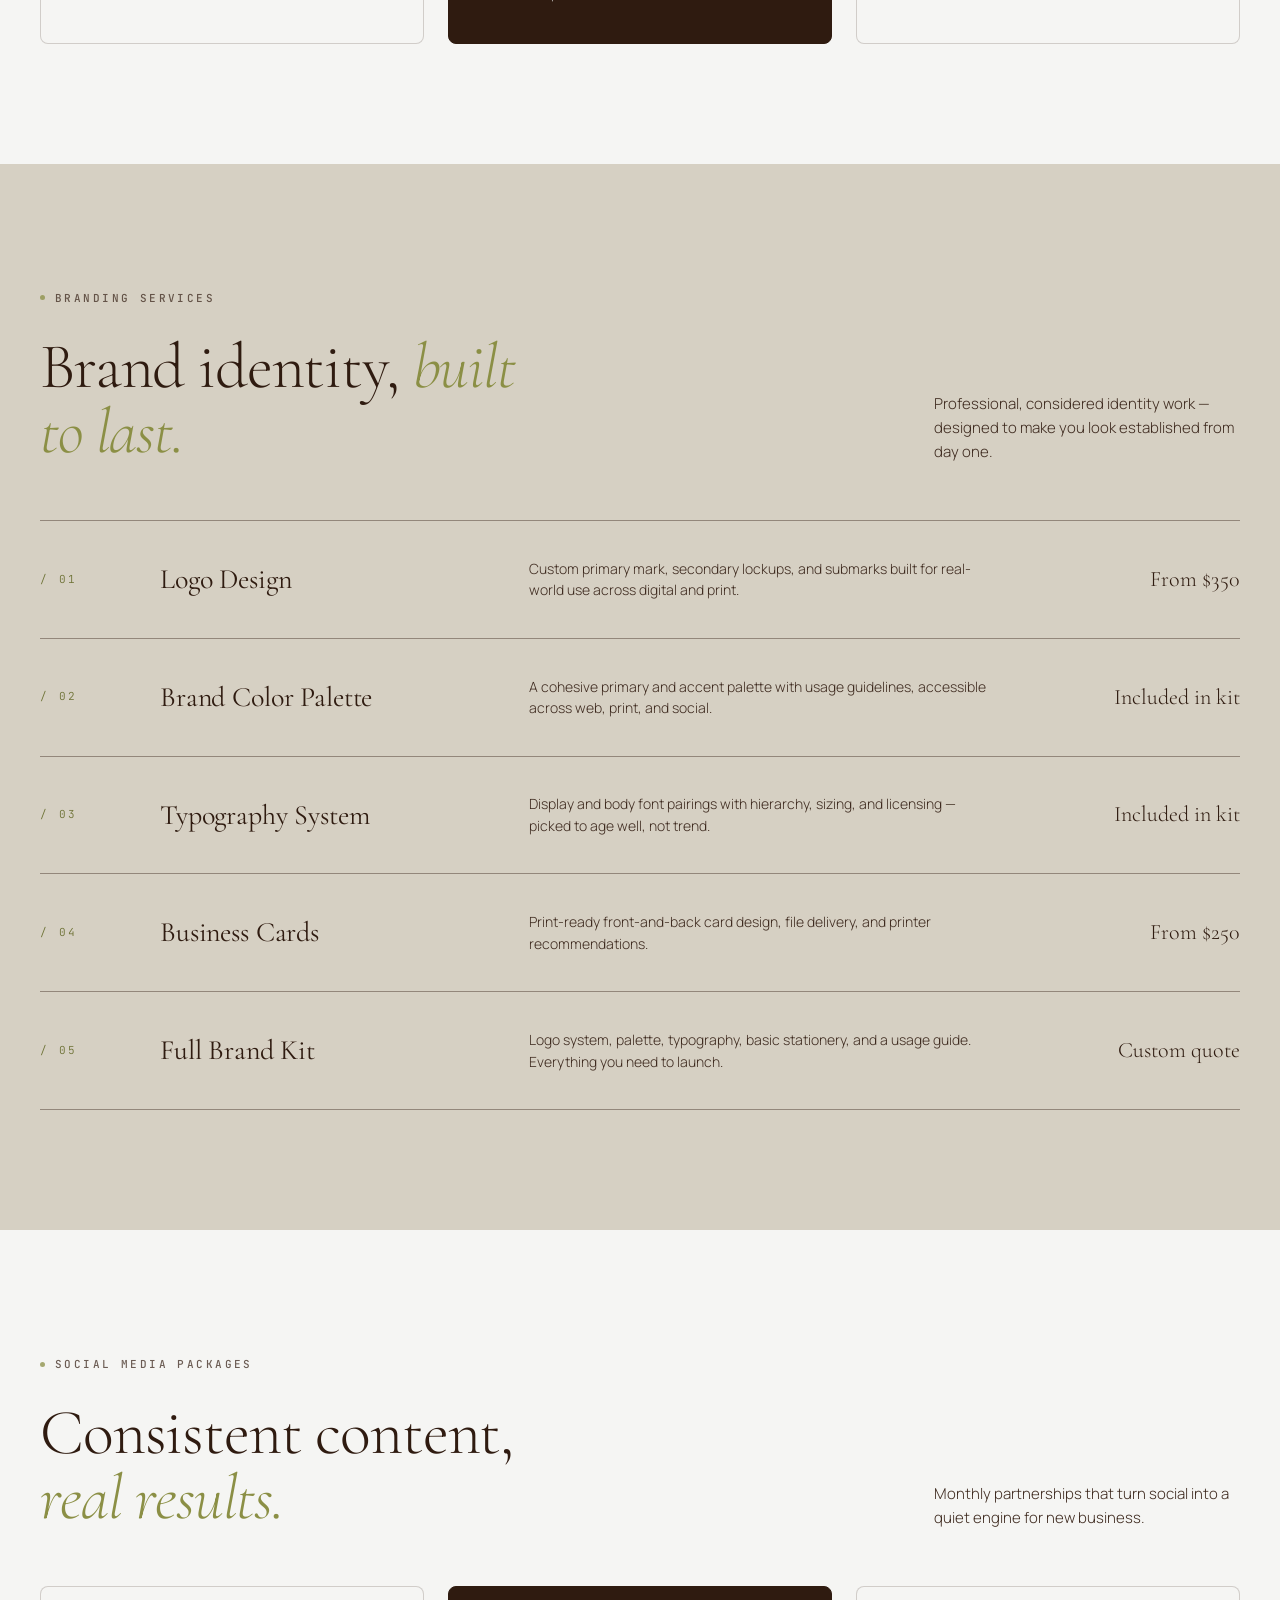
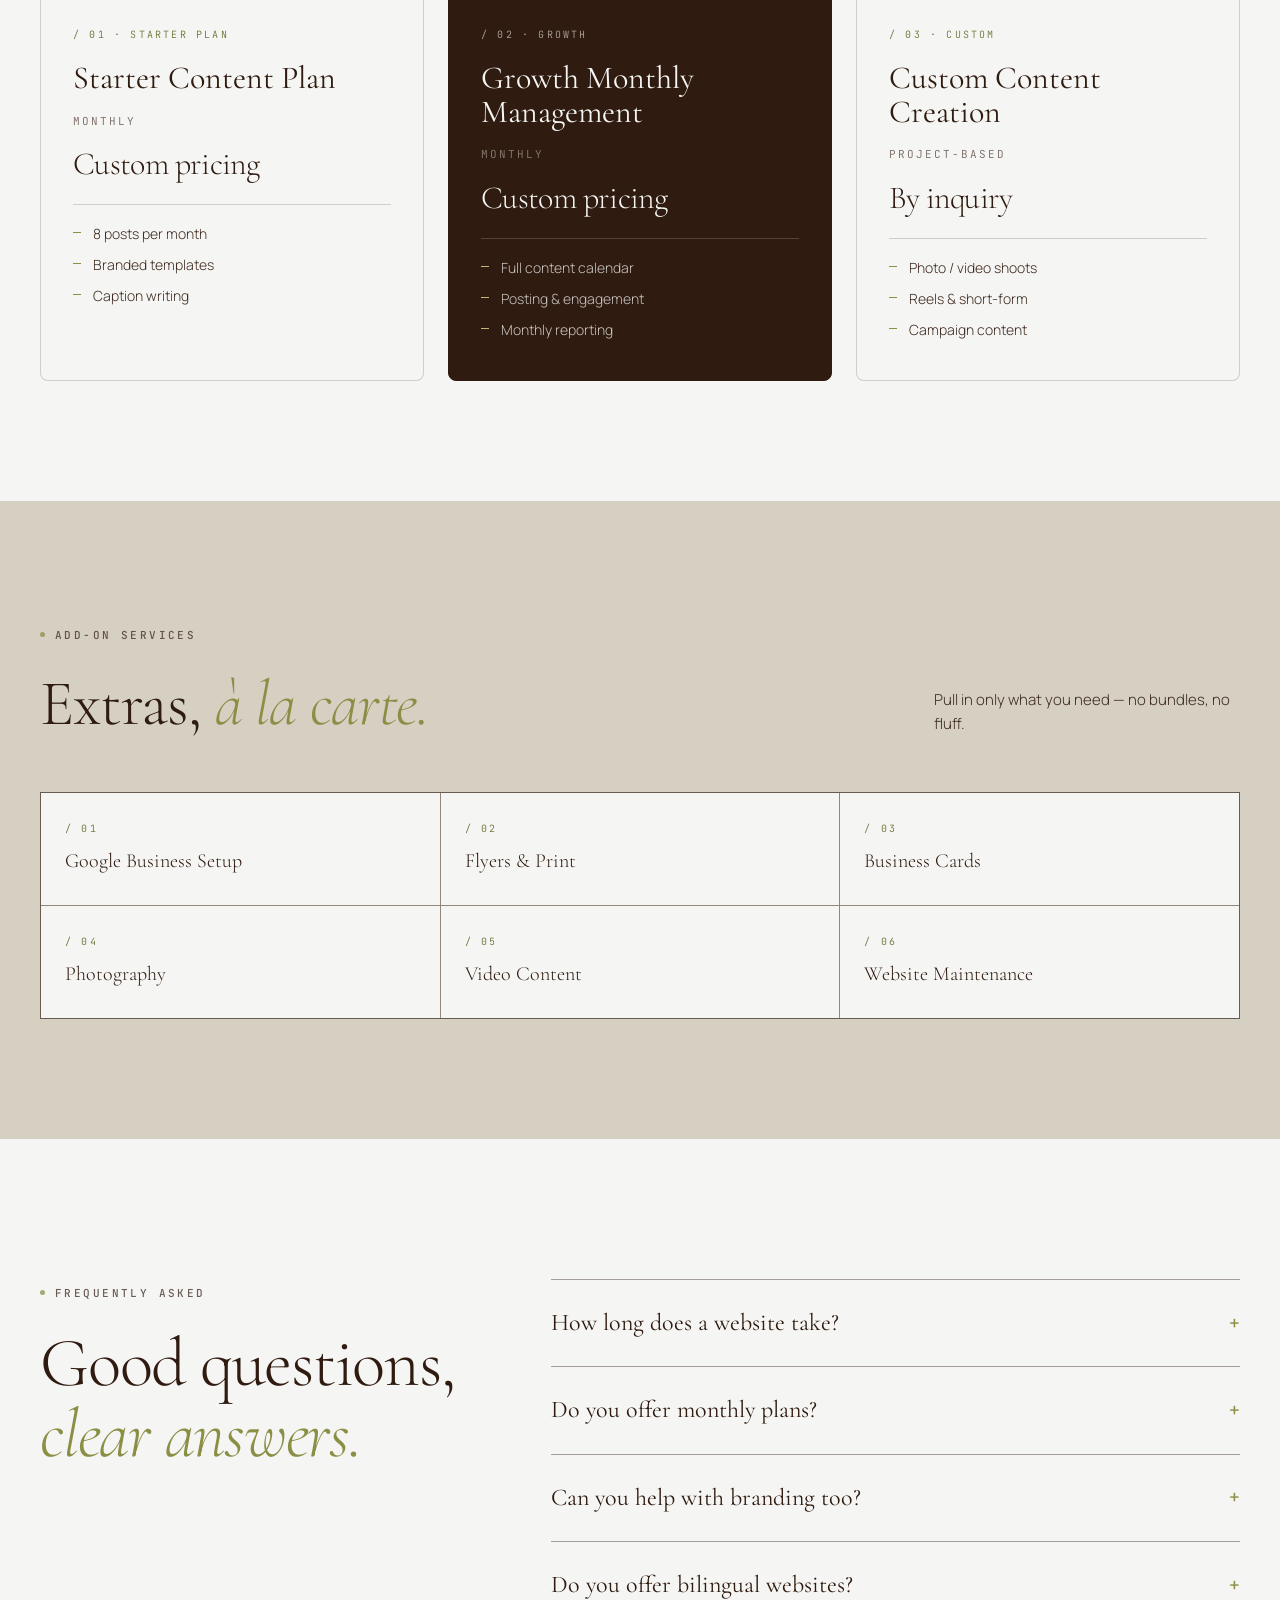
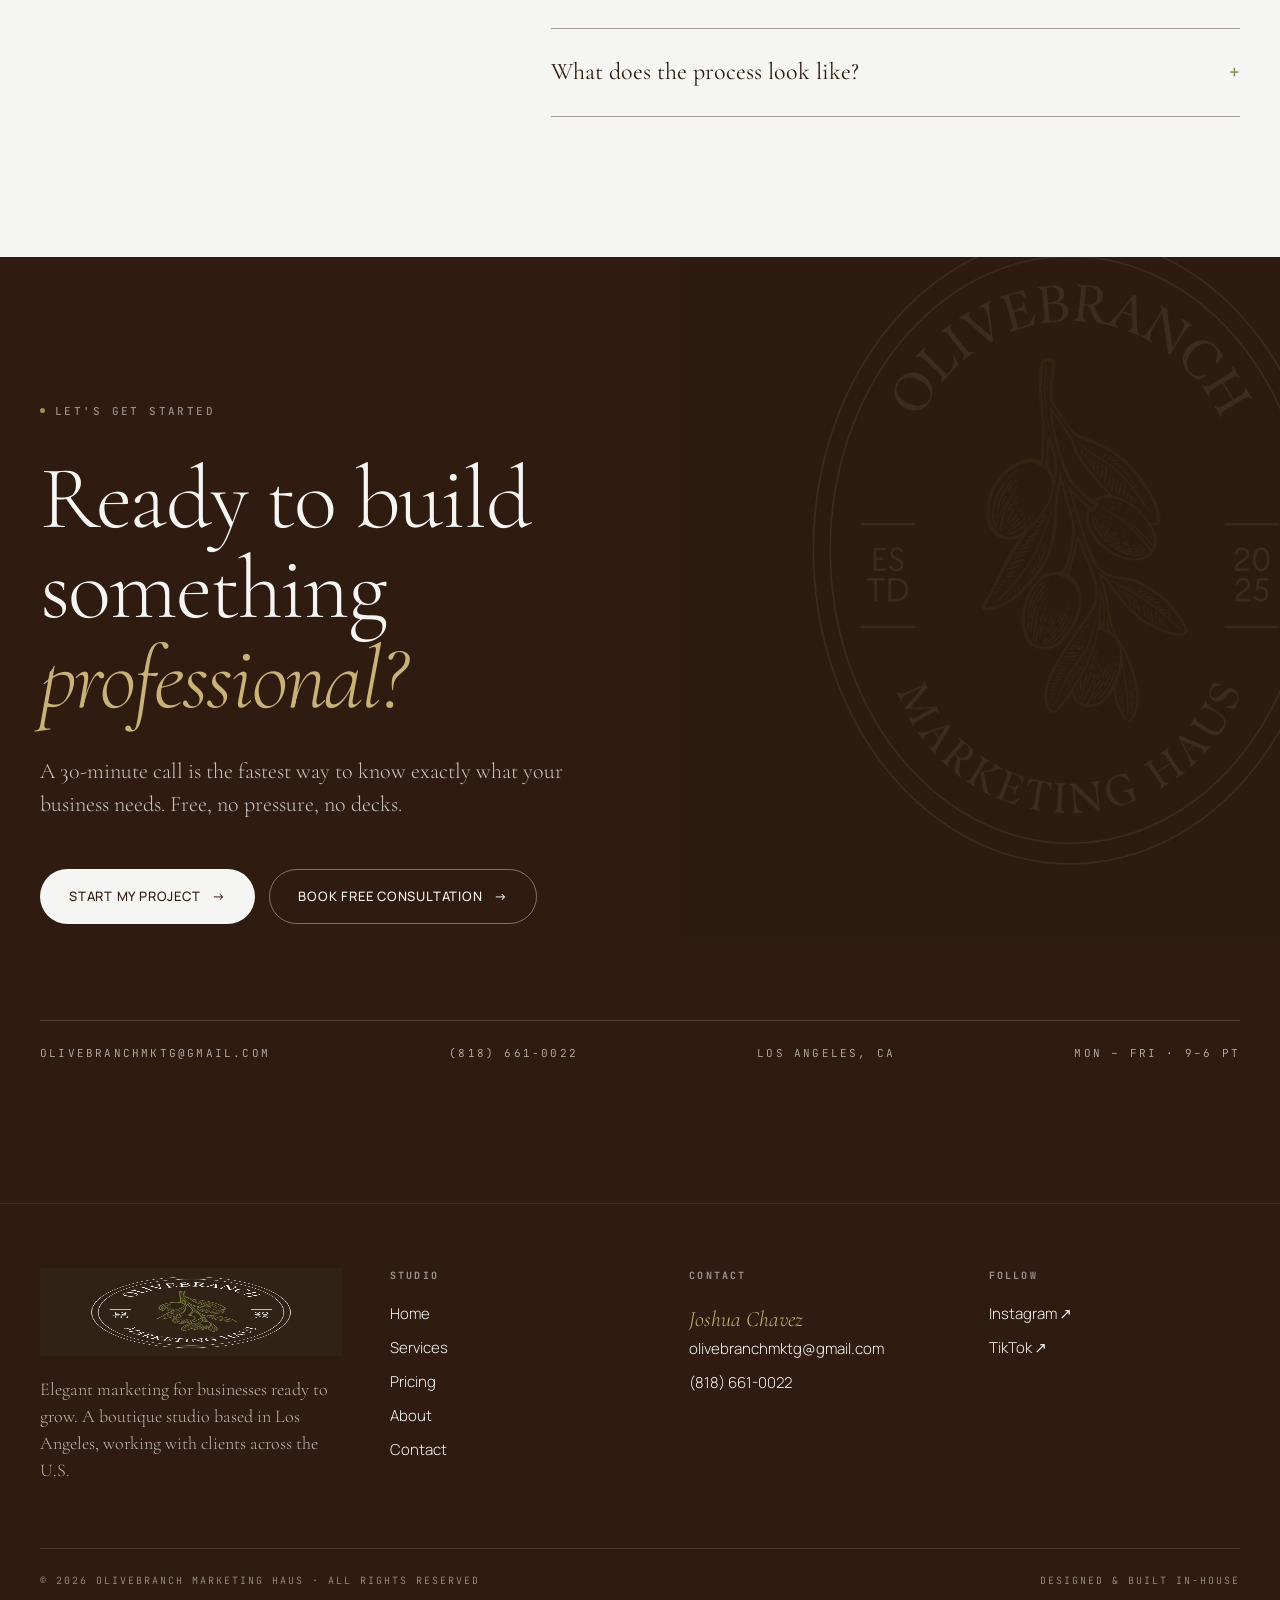
<file: vercel-deploy 2/services-and-pricing.html>
<!doctype html>
<html lang="en">
<head>
<meta charset="utf-8" />
<meta name="viewport" content="width=device-width,initial-scale=1" />
<title>Services &amp; Pricing — OliveBranch Marketing Haus</title>
<link rel="preconnect" href="https://fonts.googleapis.com">
<link rel="preconnect" href="https://fonts.gstatic.com" crossorigin>
<link href="https://fonts.googleapis.com/css2?family=Cormorant+Garamond:ital,wght@0,300;0,400;0,500;0,600;1,400&family=Manrope:wght@300;400;500;600&family=JetBrains+Mono:wght@400;500&display=swap" rel="stylesheet">
<link rel="stylesheet" href="styles.css">
</head>
<body>

<!-- ============ HEADER ============ -->
<header class="site" id="siteHeader">
  <div class="nav">
    <a class="brand" href="index.html" aria-label="OliveBranch Marketing Haus home">
      <img src="assets/logo-offwhite.png" alt="OliveBranch Marketing Haus" />
      <span class="wordmark">
        <span class="n1">OliveBranch</span>
        <span class="n2">Marketing Haus</span>
      </span>
    </a>
    <nav class="menu">
      <div class="links" style="display:flex;gap:36px;align-items:center;">
        <a href="index.html">Home</a>
        <a href="index.html#services">Services</a>
        <a href="#packages">Pricing</a>
        <a href="index.html#about">About</a>
        <a href="#contact">Contact</a>
      </div>
      <a class="btn btn-primary cta" href="mailto:olivebranchmktg@gmail.com?subject=Free%20Consultation%20Request%20-%20OliveBranch%20Marketing%20Haus&body=Hello%20Joshua%2C%0D%0A%0D%0AI%20would%20like%20to%20book%20a%20free%20consultation%20for%20my%20business.%0D%0A%0D%0ABusiness%20Name%3A%20%0D%0AType%20of%20Business%3A%20%0D%0AWebsite%20(if%20any)%3A%20%0D%0ABest%20Phone%20Number%3A%20%0D%0ABest%20Time%20to%20Reach%20Me%3A%20%0D%0AHow%20can%20you%20help%20us%3F%20%0D%0A%0D%0AThank%20you.">Book Free Consultation <span class="arrow">→</span></a>
    </nav>
  </div>
</header>

<!-- ============ PAGE HERO ============ -->
<section class="page-hero">
  <div class="grain"></div>
  <div class="watermark" style="right:-160px;bottom:-120px;">
    <img src="assets/logo-beige.png" alt="" />
  </div>
  <div class="wrap" style="position:relative;z-index:2;">
    <div class="hero-eyebrow-row reveal">
      <span class="eyebrow"><span class="dot"></span>Services &amp; Pricing</span>
      <span class="eyebrow">2025 · Bilingual EN / ES</span>
    </div>
    <h1 class="display reveal delay-1">Services designed<br/>for <em>growth.</em></h1>
    <p class="lede reveal delay-2">
      Flexible packages for businesses ready to look professional and attract more customers. Transparent pricing, premium delivery, no overwhelm.
    </p>
    <div class="row reveal delay-3">
      <a class="btn btn-primary" href="mailto:olivebranchmktg@gmail.com?subject=Free%20Consultation%20Request%20-%20OliveBranch%20Marketing%20Haus&body=Hello%20Joshua%2C%0D%0A%0D%0AI%20would%20like%20to%20book%20a%20free%20consultation%20for%20my%20business.%0D%0A%0D%0ABusiness%20Name%3A%20%0D%0AType%20of%20Business%3A%20%0D%0AWebsite%20(if%20any)%3A%20%0D%0ABest%20Phone%20Number%3A%20%0D%0ABest%20Time%20to%20Reach%20Me%3A%20%0D%0AHow%20can%20you%20help%20us%3F%20%0D%0A%0D%0AThank%20you.">Book Free Consultation <span class="arrow">→</span></a>
      <a class="btn btn-ghost" href="#packages">View Packages <span class="arrow">→</span></a>
    </div>
  </div>
</section>

<!-- ============ MARQUEE ============ -->
<div class="strip" aria-hidden="true">
  <div class="strip-track">
    <span class="strip-item">Starter from $900</span>
    <span class="strip-item">Growth from $1,500</span>
    <span class="strip-item">Branding kits from $350</span>
    <span class="strip-item">Custom premium · by inquiry</span>
    <span class="strip-item">Bilingual · Inglés &amp; Español</span>
    <span class="strip-item">Starter from $900</span>
    <span class="strip-item">Growth from $1,500</span>
    <span class="strip-item">Branding kits from $350</span>
    <span class="strip-item">Custom premium · by inquiry</span>
    <span class="strip-item">Bilingual · Inglés &amp; Español</span>
  </div>
</div>

<!-- ============ WEBSITE PACKAGES ============ -->
<section class="pkg-section" id="packages">
  <div class="wrap">
    <div class="pkg-head reveal">
      <div>
        <span class="eyebrow"><span class="dot"></span>Website Packages</span>
        <h2 class="display" style="margin-top:24px;">Websites that <em>convert.</em></h2>
      </div>
      <p>Three transparent starting points. Every package can be tailored to fit your business.</p>
    </div>

    <div class="pricing-grid reveal delay-1">
      <div class="price-card">
        <span class="tag">/ 01 · Starter</span>
        <h3>Starter Website</h3>
        <span class="from">From</span>
        <div class="price"><span class="currency">$</span>900</div>
        <ul>
          <li>1 page starting</li>
          <li>Mobile responsive</li>
          <li>Contact form</li>
          <li>Basic SEO setup</li>
        </ul>
      </div>
      <div class="price-card featured">
        <span class="tag">/ 02 · Most Popular</span>
        <h3>Growth Website</h3>
        <span class="from">From</span>
        <div class="price"><span class="currency">$</span>1,900</div>
        <ul>
          <li>Inquiry form</li>
          <li>Custom design</li>
          <li>Gallery / portfolio</li>
          <li>SEO setup</li>
          <li>Lead capture focus</li>
        </ul>
      </div>
      <div class="price-card">
        <span class="tag">/ 03 · Premium</span>
        <h3>Premium Website</h3>
        <span class="from">Tailored quote</span>
        <div class="price" style="font-size:34px;">By inquiry</div>
        <ul>
          <li>Advanced custom design</li>
          <li>Branding included</li>
          <li>Strategy focused</li>
          <li>Multi-page build</li>
          <li>Premium visuals &amp; copy</li>
        </ul>
      </div>
    </div>
  </div>
</section>

<!-- ============ BRANDING ============ -->
<section class="pkg-section alt">
  <div class="wrap">
    <div class="pkg-head reveal">
      <div>
        <span class="eyebrow"><span class="dot"></span>Branding Services</span>
        <h2 class="display" style="margin-top:24px;">Brand identity, <em>built to last.</em></h2>
      </div>
      <p>Professional, considered identity work — designed to make you look established from day one.</p>
    </div>

    <div class="pkg-list reveal delay-1">
      <div class="pkg-row">
        <span class="num">/ 01</span>
        <h3>Logo Design</h3>
        <p>Custom primary mark, secondary lockups, and submarks built for real-world use across digital and print.</p>
        <span class="price">From $350</span>
      </div>
      <div class="pkg-row">
        <span class="num">/ 02</span>
        <h3>Brand Color Palette</h3>
        <p>A cohesive primary and accent palette with usage guidelines, accessible across web, print, and social.</p>
        <span class="price">Included in kit</span>
      </div>
      <div class="pkg-row">
        <span class="num">/ 03</span>
        <h3>Typography System</h3>
        <p>Display and body font pairings with hierarchy, sizing, and licensing — picked to age well, not trend.</p>
        <span class="price">Included in kit</span>
      </div>
      <div class="pkg-row">
        <span class="num">/ 04</span>
        <h3>Business Cards</h3>
        <p>Print-ready front-and-back card design, file delivery, and printer recommendations.</p>
        <span class="price">From $250</span>
      </div>
      <div class="pkg-row">
        <span class="num">/ 05</span>
        <h3>Full Brand Kit</h3>
        <p>Logo system, palette, typography, basic stationery, and a usage guide. Everything you need to launch.</p>
        <span class="price">Custom quote</span>
      </div>
    </div>
  </div>
</section>

<!-- ============ SOCIAL MEDIA ============ -->
<section class="pkg-section">
  <div class="wrap">
    <div class="pkg-head reveal">
      <div>
        <span class="eyebrow"><span class="dot"></span>Social Media Packages</span>
        <h2 class="display" style="margin-top:24px;">Consistent content, <em>real results.</em></h2>
      </div>
      <p>Monthly partnerships that turn social into a quiet engine for new business.</p>
    </div>

    <div class="pricing-grid reveal delay-1">
      <div class="price-card">
        <span class="tag">/ 01 · Starter Plan</span>
        <h3>Starter Content Plan</h3>
        <span class="from">Monthly</span>
        <div class="price" style="font-size:32px;">Custom pricing</div>
        <ul>
          <li>8 posts per month</li>
          <li>Branded templates</li>
          <li>Caption writing</li>
        </ul>
      </div>
      <div class="price-card featured">
        <span class="tag">/ 02 · Growth</span>
        <h3>Growth Monthly Management</h3>
        <span class="from">Monthly</span>
        <div class="price" style="font-size:32px;">Custom pricing</div>
        <ul>
          <li>Full content calendar</li>
          <li>Posting &amp; engagement</li>
          <li>Monthly reporting</li>
        </ul>
      </div>
      <div class="price-card">
        <span class="tag">/ 03 · Custom</span>
        <h3>Custom Content Creation</h3>
        <span class="from">Project-based</span>
        <div class="price" style="font-size:32px;">By inquiry</div>
        <ul>
          <li>Photo / video shoots</li>
          <li>Reels &amp; short-form</li>
          <li>Campaign content</li>
        </ul>
      </div>
    </div>
  </div>
</section>

<!-- ============ ADD-ONS ============ -->
<section class="pkg-section alt">
  <div class="wrap">
    <div class="pkg-head reveal">
      <div>
        <span class="eyebrow"><span class="dot"></span>Add-On Services</span>
        <h2 class="display" style="margin-top:24px;">Extras, <em>à la carte.</em></h2>
      </div>
      <p>Pull in only what you need — no bundles, no fluff.</p>
    </div>

    <div class="addons reveal delay-1">
      <div class="addon"><span class="meta">/ 01</span><span class="label">Google Business Setup</span></div>
      <div class="addon"><span class="meta">/ 02</span><span class="label">Flyers &amp; Print</span></div>
      <div class="addon"><span class="meta">/ 03</span><span class="label">Business Cards</span></div>
      <div class="addon"><span class="meta">/ 04</span><span class="label">Photography</span></div>
      <div class="addon"><span class="meta">/ 05</span><span class="label">Video Content</span></div>
      <div class="addon"><span class="meta">/ 06</span><span class="label">Website Maintenance</span></div>
    </div>
  </div>
</section>

<!-- ============ FAQ ============ -->
<section class="faq">
  <div class="wrap">
    <div class="faq-grid">
      <div class="reveal">
        <span class="eyebrow"><span class="dot"></span>Frequently Asked</span>
        <h2 class="display" style="margin-top:24px;">Good questions,<br/><em>clear answers.</em></h2>
      </div>
      <div class="faq-list reveal delay-1">
        <details class="faq-item">
          <summary>How long does a website take?<span class="plus">+</span></summary>
          <div class="answer">Starter sites typically launch in 2–3 weeks. Growth sites take 4–6 weeks depending on content. Premium projects are scoped together at the start so you always have a clear date in mind.</div>
        </details>
        <details class="faq-item">
          <summary>Do you offer monthly plans?<span class="plus">+</span></summary>
          <div class="answer">Yes. Social media management, website maintenance, and ongoing content creation are available on simple monthly retainers — cancel anytime, no long contracts.</div>
        </details>
        <details class="faq-item">
          <summary>Can you help with branding too?<span class="plus">+</span></summary>
          <div class="answer">Absolutely — branding is one of our core offerings. Most clients pair a brand kit with their website build so everything launches cohesively from day one.</div>
        </details>
        <details class="faq-item">
          <summary>Do you offer bilingual websites?<span class="plus">+</span></summary>
          <div class="answer">Yes. We design and write in both English and Spanish, including fully bilingual sites with language toggles and culturally-appropriate copy in both languages.</div>
        </details>
        <details class="faq-item">
          <summary>What does the process look like?<span class="plus">+</span></summary>
          <div class="answer">A 30-minute consultation, a written proposal, then design and build with weekly check-ins. Final balance is due at launch. Simple and clear.</div>
        </details>
      </div>
    </div>
  </div>
</section>

<!-- ============ CTA BANNER ============ -->
<section class="cta-banner" id="contact">
  <div class="grain" style="opacity:.2;"></div>
  <div class="watermark">
    <img src="assets/logo-darkbrown.png" alt="" />
  </div>
  <div class="wrap">
    <span class="eyebrow" style="color:rgba(245,245,243,.7);"><span class="dot" style="background:var(--gold);"></span>Let's get started</span>
    <h2 style="margin-top:32px;">Ready to build something <em>professional?</em></h2>
    <p class="sub">
      A 30-minute call is the fastest way to know exactly what your business needs. Free, no pressure, no decks.
    </p>
    <div class="row">
      <a class="btn btn-onbrown" href="mailto:olivebranchmktg@gmail.com?subject=New%20Project%20Inquiry%20-%20OliveBranch%20Marketing%20Haus&body=Hello%20Joshua%2C%0D%0A%0D%0AI%E2%80%99m%20interested%20in%20starting%20a%20project%20with%20OliveBranch%20Marketing%20Haus.%0D%0A%0D%0ABusiness%20Name%3A%20%0D%0AType%20of%20Business%3A%20%0D%0AServices%20Needed%3A%20%0D%0ABudget%20Range%3A%20%0D%0ADesired%20Timeline%3A%20%0D%0ABest%20Phone%20Number%3A%20%0D%0AAdditional%20Details%3A%20%0D%0A%0D%0AThank%20you.">Start My Project <span class="arrow">→</span></a>
      <a class="btn btn-ghost-onbrown" href="mailto:olivebranchmktg@gmail.com?subject=Free%20Consultation%20Request%20-%20OliveBranch%20Marketing%20Haus&body=Hello%20Joshua%2C%0D%0A%0D%0AI%20would%20like%20to%20book%20a%20free%20consultation%20for%20my%20business.%0D%0A%0D%0ABusiness%20Name%3A%20%0D%0AType%20of%20Business%3A%20%0D%0AWebsite%20(if%20any)%3A%20%0D%0ABest%20Phone%20Number%3A%20%0D%0ABest%20Time%20to%20Reach%20Me%3A%20%0D%0AHow%20can%20you%20help%20us%3F%20%0D%0A%0D%0AThank%20you.">Book Free Consultation <span class="arrow">→</span></a>
    </div>
    <div class="meta">
      <span>olivebranchmktg@gmail.com</span>
      <span>(818) 661-0022</span>
      <span>Los Angeles, CA</span>
      <span>Mon – Fri · 9–6 PT</span>
    </div>
  </div>
</section>

<!-- ============ FOOTER ============ -->
<footer class="site">
  <div class="wrap">
    <div class="footer-grid">
      <div class="footer-brand">
        <img src="assets/logo-darkbrown.png" alt="OliveBranch Marketing Haus" />
        <p>Elegant marketing for businesses ready to grow. A boutique studio based in Los Angeles, working with clients across the U.S.</p>
      </div>
      <div class="footer-col">
        <h4>Studio</h4>
        <a href="index.html">Home</a>
        <a href="index.html#services">Services</a>
        <a href="#packages">Pricing</a>
        <a href="index.html#about">About</a>
        <a href="#contact">Contact</a>
      </div>
      <div class="footer-col">
        <h4>Contact</h4>
        <span class="name">Joshua Chavez</span>
        <a href="mailto:olivebranchmktg@gmail.com">olivebranchmktg@gmail.com</a>
        <a href="tel:8186610022">(818) 661-0022</a>
      </div>
      <div class="footer-col">
        <h4>Follow</h4>
        <a href="#" target="_blank" rel="noopener">Instagram ↗</a>
        <a href="#" target="_blank" rel="noopener">TikTok ↗</a>
      </div>
    </div>
    <div class="footer-bottom">
      <span>© 2026 OliveBranch Marketing Haus · All rights reserved</span>
      <span>Designed &amp; built in-house</span>
    </div>
  </div>
</footer>

<script>
  const header = document.getElementById('siteHeader');
  const onScroll = () => {
    if (window.scrollY > 24) header.classList.add('scrolled');
    else header.classList.remove('scrolled');
  };
  window.addEventListener('scroll', onScroll, {passive:true});
  onScroll();

  const io = new IntersectionObserver((entries) => {
    entries.forEach(e => {
      if (e.isIntersecting) { e.target.classList.add('in'); io.unobserve(e.target); }
    });
  }, {threshold: 0.12, rootMargin: '0px 0px -8% 0px'});
  document.querySelectorAll('.reveal').forEach(el => io.observe(el));

  document.querySelectorAll('a[href^="#"]').forEach(a => {
    a.addEventListener('click', (e) => {
      const id = a.getAttribute('href');
      if (id.length > 1) {
        const target = document.querySelector(id);
        if (target) {
          e.preventDefault();
          window.scrollTo({top: target.getBoundingClientRect().top + window.scrollY - 60, behavior:'smooth'});
        }
      }
    });
  });
</script>

</body>
</html>
</file>
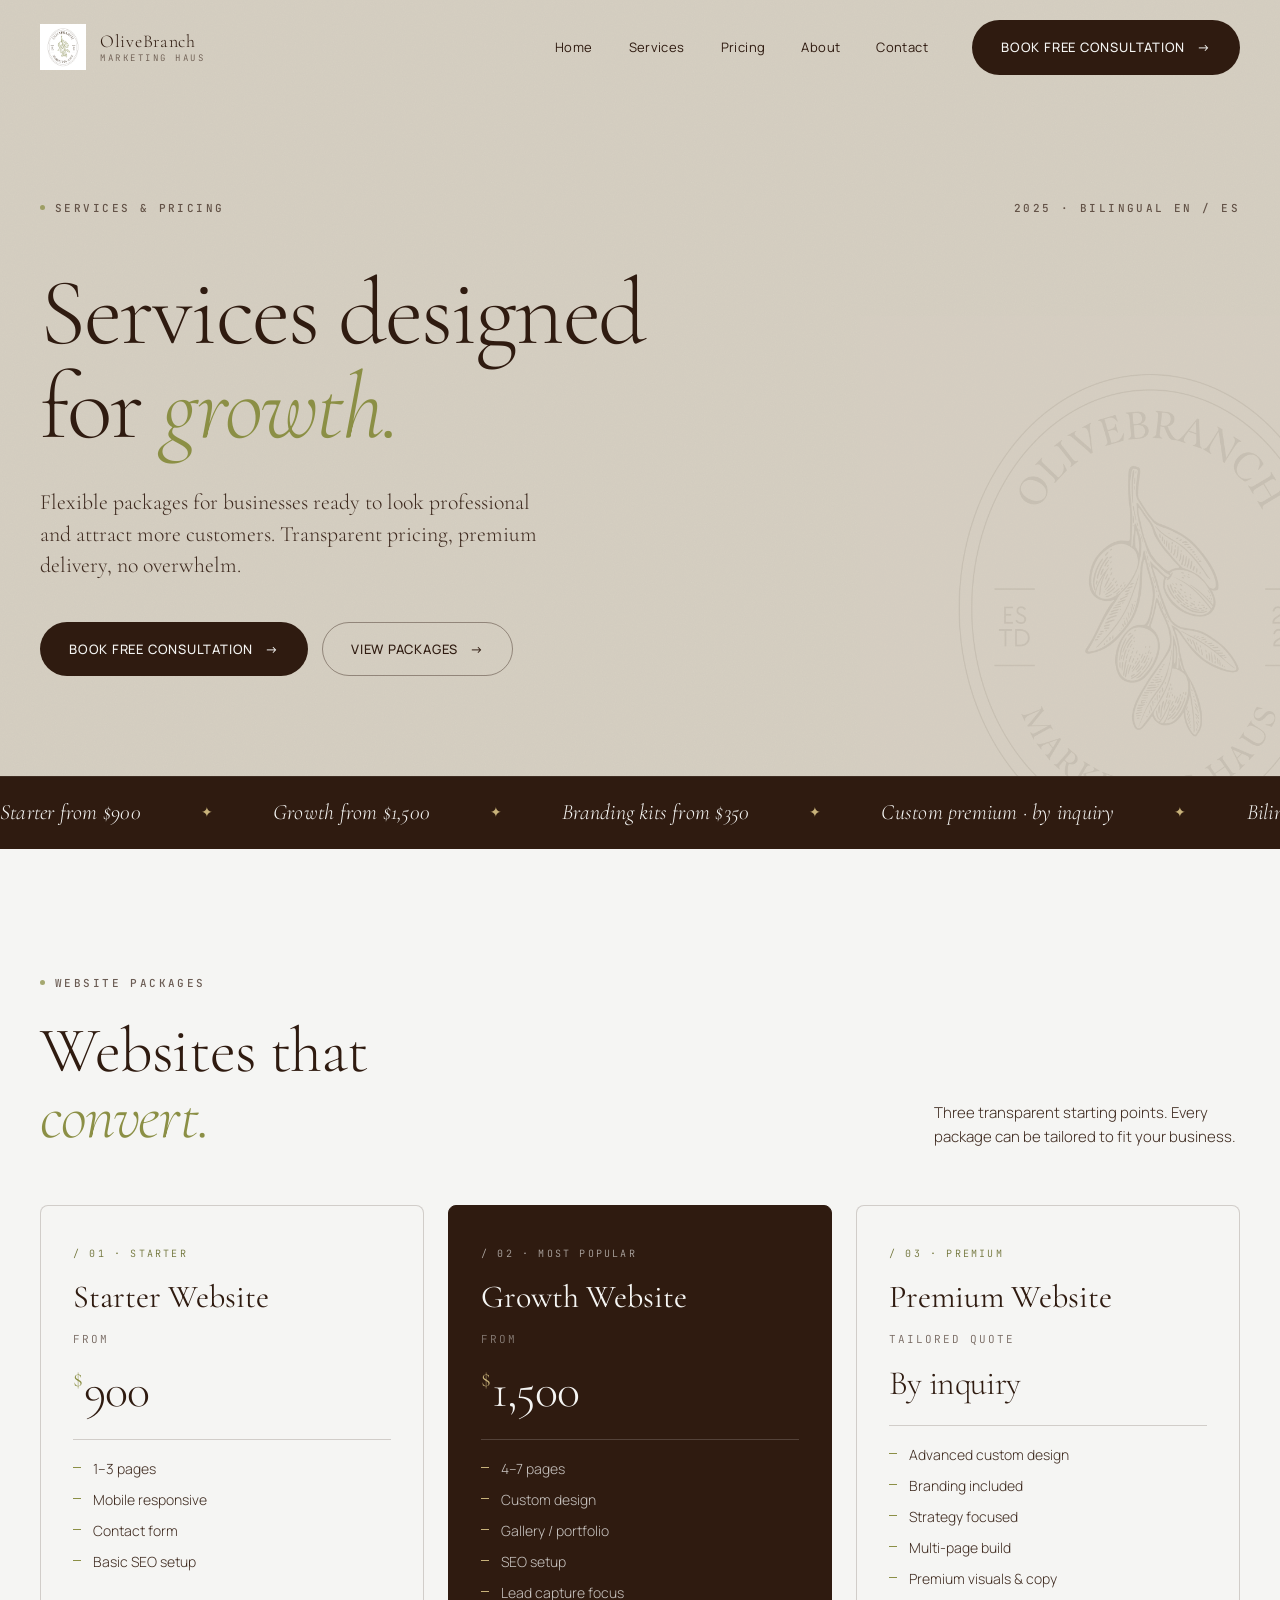
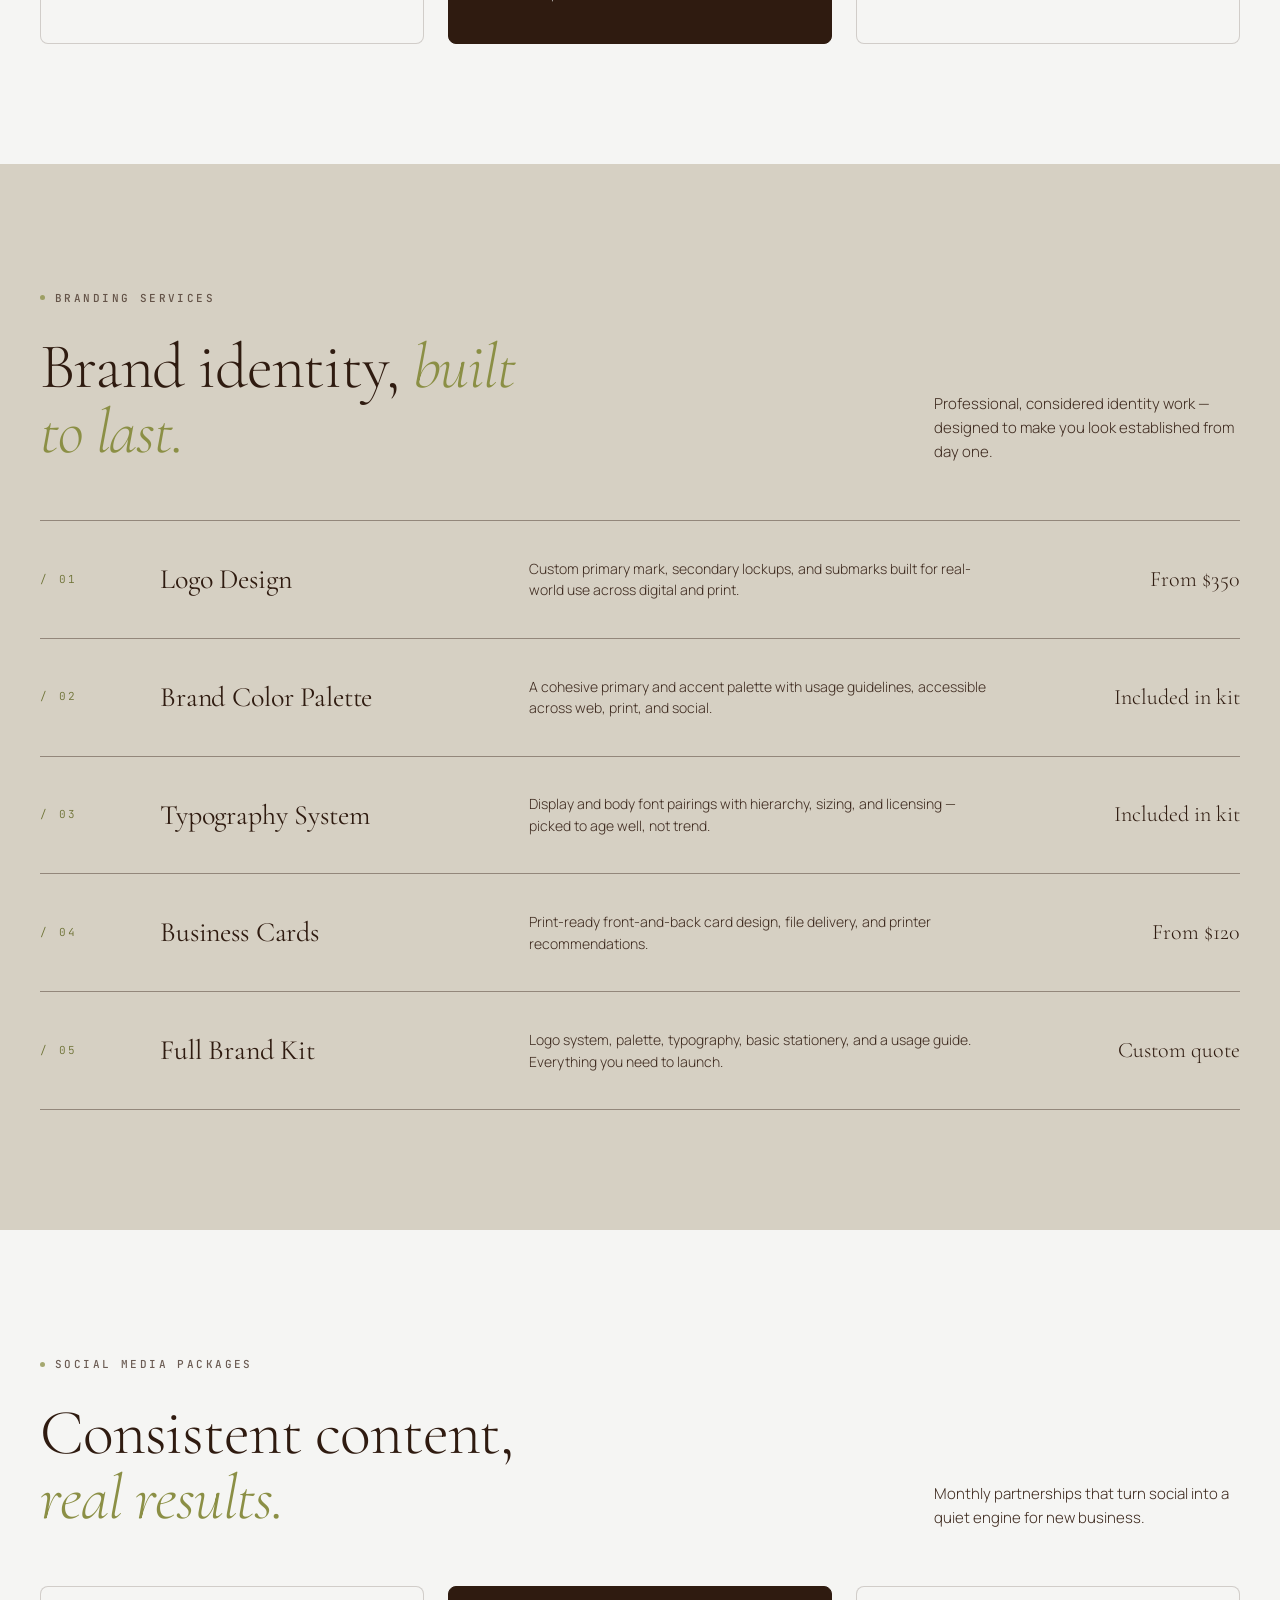
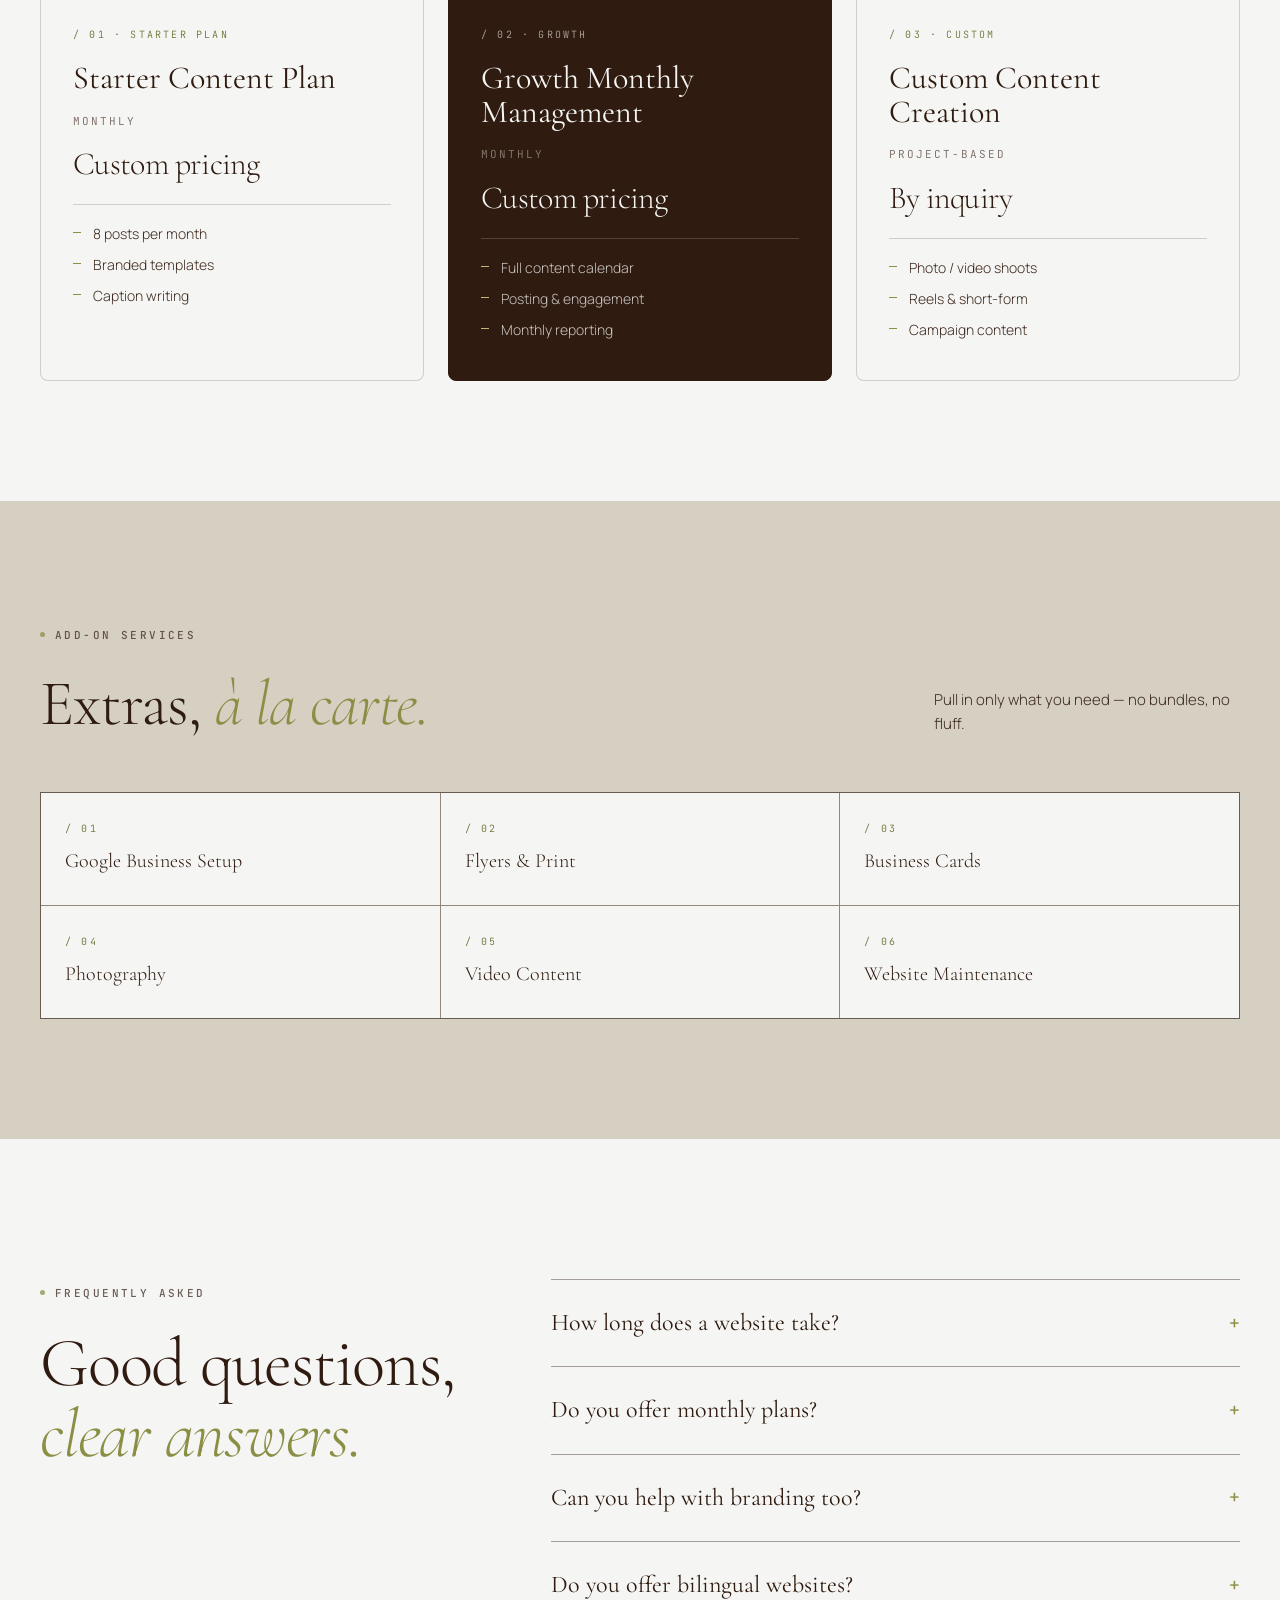
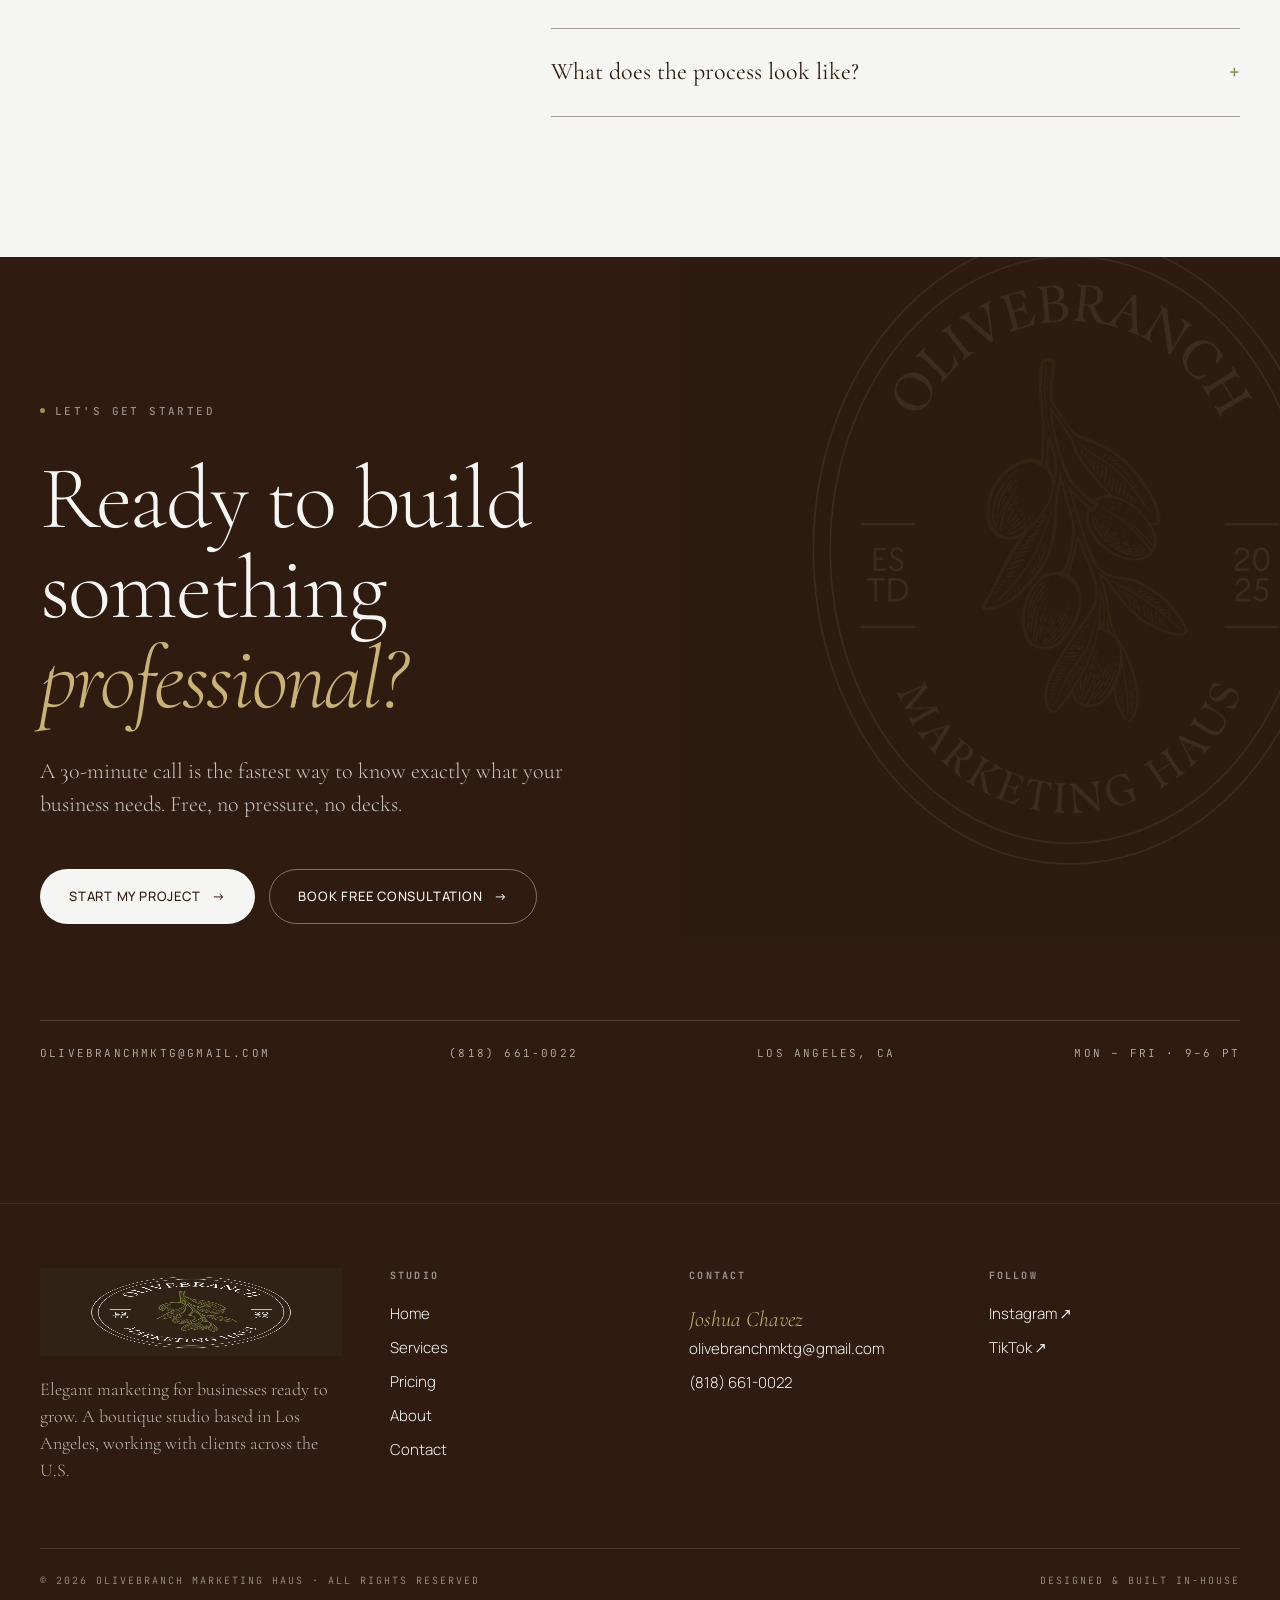
<file: vercel-deploy/services-and-pricing.html>
<!doctype html>
<html lang="en">
<head>
<meta charset="utf-8" />
<meta name="viewport" content="width=device-width,initial-scale=1" />
<title>Services &amp; Pricing — OliveBranch Marketing Haus</title>
<link rel="preconnect" href="https://fonts.googleapis.com">
<link rel="preconnect" href="https://fonts.gstatic.com" crossorigin>
<link href="https://fonts.googleapis.com/css2?family=Cormorant+Garamond:ital,wght@0,300;0,400;0,500;0,600;1,400&family=Manrope:wght@300;400;500;600&family=JetBrains+Mono:wght@400;500&display=swap" rel="stylesheet">
<link rel="stylesheet" href="styles.css">
</head>
<body>

<!-- ============ HEADER ============ -->
<header class="site" id="siteHeader">
  <div class="nav">
    <a class="brand" href="index.html" aria-label="OliveBranch Marketing Haus home">
      <img src="assets/logo-offwhite.png" alt="OliveBranch Marketing Haus" />
      <span class="wordmark">
        <span class="n1">OliveBranch</span>
        <span class="n2">Marketing Haus</span>
      </span>
    </a>
    <nav class="menu">
      <div class="links" style="display:flex;gap:36px;align-items:center;">
        <a href="index.html">Home</a>
        <a href="index.html#services">Services</a>
        <a href="#packages">Pricing</a>
        <a href="index.html#about">About</a>
        <a href="#contact">Contact</a>
      </div>
      <a class="btn btn-primary cta" href="mailto:olivebranchmktg@gmail.com?subject=Free%20Consultation%20Request%20-%20OliveBranch%20Marketing%20Haus&body=Hello%20Joshua%2C%0D%0A%0D%0AI%20would%20like%20to%20book%20a%20free%20consultation%20for%20my%20business.%0D%0A%0D%0ABusiness%20Name%3A%20%0D%0AType%20of%20Business%3A%20%0D%0AWebsite%20(if%20any)%3A%20%0D%0ABest%20Phone%20Number%3A%20%0D%0ABest%20Time%20to%20Reach%20Me%3A%20%0D%0AHow%20can%20you%20help%20us%3F%20%0D%0A%0D%0AThank%20you.">Book Free Consultation <span class="arrow">→</span></a>
    </nav>
  </div>
</header>

<!-- ============ PAGE HERO ============ -->
<section class="page-hero">
  <div class="grain"></div>
  <div class="watermark" style="right:-160px;bottom:-120px;">
    <img src="assets/logo-beige.png" alt="" />
  </div>
  <div class="wrap" style="position:relative;z-index:2;">
    <div class="hero-eyebrow-row reveal">
      <span class="eyebrow"><span class="dot"></span>Services &amp; Pricing</span>
      <span class="eyebrow">2025 · Bilingual EN / ES</span>
    </div>
    <h1 class="display reveal delay-1">Services designed<br/>for <em>growth.</em></h1>
    <p class="lede reveal delay-2">
      Flexible packages for businesses ready to look professional and attract more customers. Transparent pricing, premium delivery, no overwhelm.
    </p>
    <div class="row reveal delay-3">
      <a class="btn btn-primary" href="mailto:olivebranchmktg@gmail.com?subject=Free%20Consultation%20Request%20-%20OliveBranch%20Marketing%20Haus&body=Hello%20Joshua%2C%0D%0A%0D%0AI%20would%20like%20to%20book%20a%20free%20consultation%20for%20my%20business.%0D%0A%0D%0ABusiness%20Name%3A%20%0D%0AType%20of%20Business%3A%20%0D%0AWebsite%20(if%20any)%3A%20%0D%0ABest%20Phone%20Number%3A%20%0D%0ABest%20Time%20to%20Reach%20Me%3A%20%0D%0AHow%20can%20you%20help%20us%3F%20%0D%0A%0D%0AThank%20you.">Book Free Consultation <span class="arrow">→</span></a>
      <a class="btn btn-ghost" href="#packages">View Packages <span class="arrow">→</span></a>
    </div>
  </div>
</section>

<!-- ============ MARQUEE ============ -->
<div class="strip" aria-hidden="true">
  <div class="strip-track">
    <span class="strip-item">Starter from $900</span>
    <span class="strip-item">Growth from $1,500</span>
    <span class="strip-item">Branding kits from $350</span>
    <span class="strip-item">Custom premium · by inquiry</span>
    <span class="strip-item">Bilingual · Inglés &amp; Español</span>
    <span class="strip-item">Starter from $900</span>
    <span class="strip-item">Growth from $1,500</span>
    <span class="strip-item">Branding kits from $350</span>
    <span class="strip-item">Custom premium · by inquiry</span>
    <span class="strip-item">Bilingual · Inglés &amp; Español</span>
  </div>
</div>

<!-- ============ WEBSITE PACKAGES ============ -->
<section class="pkg-section" id="packages">
  <div class="wrap">
    <div class="pkg-head reveal">
      <div>
        <span class="eyebrow"><span class="dot"></span>Website Packages</span>
        <h2 class="display" style="margin-top:24px;">Websites that <em>convert.</em></h2>
      </div>
      <p>Three transparent starting points. Every package can be tailored to fit your business.</p>
    </div>

    <div class="pricing-grid reveal delay-1">
      <div class="price-card">
        <span class="tag">/ 01 · Starter</span>
        <h3>Starter Website</h3>
        <span class="from">From</span>
        <div class="price"><span class="currency">$</span>900</div>
        <ul>
          <li>1–3 pages</li>
          <li>Mobile responsive</li>
          <li>Contact form</li>
          <li>Basic SEO setup</li>
        </ul>
      </div>
      <div class="price-card featured">
        <span class="tag">/ 02 · Most Popular</span>
        <h3>Growth Website</h3>
        <span class="from">From</span>
        <div class="price"><span class="currency">$</span>1,500</div>
        <ul>
          <li>4–7 pages</li>
          <li>Custom design</li>
          <li>Gallery / portfolio</li>
          <li>SEO setup</li>
          <li>Lead capture focus</li>
        </ul>
      </div>
      <div class="price-card">
        <span class="tag">/ 03 · Premium</span>
        <h3>Premium Website</h3>
        <span class="from">Tailored quote</span>
        <div class="price" style="font-size:34px;">By inquiry</div>
        <ul>
          <li>Advanced custom design</li>
          <li>Branding included</li>
          <li>Strategy focused</li>
          <li>Multi-page build</li>
          <li>Premium visuals &amp; copy</li>
        </ul>
      </div>
    </div>
  </div>
</section>

<!-- ============ BRANDING ============ -->
<section class="pkg-section alt">
  <div class="wrap">
    <div class="pkg-head reveal">
      <div>
        <span class="eyebrow"><span class="dot"></span>Branding Services</span>
        <h2 class="display" style="margin-top:24px;">Brand identity, <em>built to last.</em></h2>
      </div>
      <p>Professional, considered identity work — designed to make you look established from day one.</p>
    </div>

    <div class="pkg-list reveal delay-1">
      <div class="pkg-row">
        <span class="num">/ 01</span>
        <h3>Logo Design</h3>
        <p>Custom primary mark, secondary lockups, and submarks built for real-world use across digital and print.</p>
        <span class="price">From $350</span>
      </div>
      <div class="pkg-row">
        <span class="num">/ 02</span>
        <h3>Brand Color Palette</h3>
        <p>A cohesive primary and accent palette with usage guidelines, accessible across web, print, and social.</p>
        <span class="price">Included in kit</span>
      </div>
      <div class="pkg-row">
        <span class="num">/ 03</span>
        <h3>Typography System</h3>
        <p>Display and body font pairings with hierarchy, sizing, and licensing — picked to age well, not trend.</p>
        <span class="price">Included in kit</span>
      </div>
      <div class="pkg-row">
        <span class="num">/ 04</span>
        <h3>Business Cards</h3>
        <p>Print-ready front-and-back card design, file delivery, and printer recommendations.</p>
        <span class="price">From $120</span>
      </div>
      <div class="pkg-row">
        <span class="num">/ 05</span>
        <h3>Full Brand Kit</h3>
        <p>Logo system, palette, typography, basic stationery, and a usage guide. Everything you need to launch.</p>
        <span class="price">Custom quote</span>
      </div>
    </div>
  </div>
</section>

<!-- ============ SOCIAL MEDIA ============ -->
<section class="pkg-section">
  <div class="wrap">
    <div class="pkg-head reveal">
      <div>
        <span class="eyebrow"><span class="dot"></span>Social Media Packages</span>
        <h2 class="display" style="margin-top:24px;">Consistent content, <em>real results.</em></h2>
      </div>
      <p>Monthly partnerships that turn social into a quiet engine for new business.</p>
    </div>

    <div class="pricing-grid reveal delay-1">
      <div class="price-card">
        <span class="tag">/ 01 · Starter Plan</span>
        <h3>Starter Content Plan</h3>
        <span class="from">Monthly</span>
        <div class="price" style="font-size:32px;">Custom pricing</div>
        <ul>
          <li>8 posts per month</li>
          <li>Branded templates</li>
          <li>Caption writing</li>
        </ul>
      </div>
      <div class="price-card featured">
        <span class="tag">/ 02 · Growth</span>
        <h3>Growth Monthly Management</h3>
        <span class="from">Monthly</span>
        <div class="price" style="font-size:32px;">Custom pricing</div>
        <ul>
          <li>Full content calendar</li>
          <li>Posting &amp; engagement</li>
          <li>Monthly reporting</li>
        </ul>
      </div>
      <div class="price-card">
        <span class="tag">/ 03 · Custom</span>
        <h3>Custom Content Creation</h3>
        <span class="from">Project-based</span>
        <div class="price" style="font-size:32px;">By inquiry</div>
        <ul>
          <li>Photo / video shoots</li>
          <li>Reels &amp; short-form</li>
          <li>Campaign content</li>
        </ul>
      </div>
    </div>
  </div>
</section>

<!-- ============ ADD-ONS ============ -->
<section class="pkg-section alt">
  <div class="wrap">
    <div class="pkg-head reveal">
      <div>
        <span class="eyebrow"><span class="dot"></span>Add-On Services</span>
        <h2 class="display" style="margin-top:24px;">Extras, <em>à la carte.</em></h2>
      </div>
      <p>Pull in only what you need — no bundles, no fluff.</p>
    </div>

    <div class="addons reveal delay-1">
      <div class="addon"><span class="meta">/ 01</span><span class="label">Google Business Setup</span></div>
      <div class="addon"><span class="meta">/ 02</span><span class="label">Flyers &amp; Print</span></div>
      <div class="addon"><span class="meta">/ 03</span><span class="label">Business Cards</span></div>
      <div class="addon"><span class="meta">/ 04</span><span class="label">Photography</span></div>
      <div class="addon"><span class="meta">/ 05</span><span class="label">Video Content</span></div>
      <div class="addon"><span class="meta">/ 06</span><span class="label">Website Maintenance</span></div>
    </div>
  </div>
</section>

<!-- ============ FAQ ============ -->
<section class="faq">
  <div class="wrap">
    <div class="faq-grid">
      <div class="reveal">
        <span class="eyebrow"><span class="dot"></span>Frequently Asked</span>
        <h2 class="display" style="margin-top:24px;">Good questions,<br/><em>clear answers.</em></h2>
      </div>
      <div class="faq-list reveal delay-1">
        <details class="faq-item">
          <summary>How long does a website take?<span class="plus">+</span></summary>
          <div class="answer">Starter sites typically launch in 2–3 weeks. Growth sites take 4–6 weeks depending on content. Premium projects are scoped together at the start so you always have a clear date in mind.</div>
        </details>
        <details class="faq-item">
          <summary>Do you offer monthly plans?<span class="plus">+</span></summary>
          <div class="answer">Yes. Social media management, website maintenance, and ongoing content creation are available on simple monthly retainers — cancel anytime, no long contracts.</div>
        </details>
        <details class="faq-item">
          <summary>Can you help with branding too?<span class="plus">+</span></summary>
          <div class="answer">Absolutely — branding is one of our core offerings. Most clients pair a brand kit with their website build so everything launches cohesively from day one.</div>
        </details>
        <details class="faq-item">
          <summary>Do you offer bilingual websites?<span class="plus">+</span></summary>
          <div class="answer">Yes. We design and write in both English and Spanish, including fully bilingual sites with language toggles and culturally-appropriate copy in both languages.</div>
        </details>
        <details class="faq-item">
          <summary>What does the process look like?<span class="plus">+</span></summary>
          <div class="answer">A 30-minute consultation, a written proposal, then design and build with weekly check-ins. Final balance is due at launch. Simple and clear.</div>
        </details>
      </div>
    </div>
  </div>
</section>

<!-- ============ CTA BANNER ============ -->
<section class="cta-banner" id="contact">
  <div class="grain" style="opacity:.2;"></div>
  <div class="watermark">
    <img src="assets/logo-darkbrown.png" alt="" />
  </div>
  <div class="wrap">
    <span class="eyebrow" style="color:rgba(245,245,243,.7);"><span class="dot" style="background:var(--gold);"></span>Let's get started</span>
    <h2 style="margin-top:32px;">Ready to build something <em>professional?</em></h2>
    <p class="sub">
      A 30-minute call is the fastest way to know exactly what your business needs. Free, no pressure, no decks.
    </p>
    <div class="row">
      <a class="btn btn-onbrown" href="mailto:olivebranchmktg@gmail.com?subject=New%20Project%20Inquiry%20-%20OliveBranch%20Marketing%20Haus&body=Hello%20Joshua%2C%0D%0A%0D%0AI%E2%80%99m%20interested%20in%20starting%20a%20project%20with%20OliveBranch%20Marketing%20Haus.%0D%0A%0D%0ABusiness%20Name%3A%20%0D%0AType%20of%20Business%3A%20%0D%0AServices%20Needed%3A%20%0D%0ABudget%20Range%3A%20%0D%0ADesired%20Timeline%3A%20%0D%0ABest%20Phone%20Number%3A%20%0D%0AAdditional%20Details%3A%20%0D%0A%0D%0AThank%20you.">Start My Project <span class="arrow">→</span></a>
      <a class="btn btn-ghost-onbrown" href="mailto:olivebranchmktg@gmail.com?subject=Free%20Consultation%20Request%20-%20OliveBranch%20Marketing%20Haus&body=Hello%20Joshua%2C%0D%0A%0D%0AI%20would%20like%20to%20book%20a%20free%20consultation%20for%20my%20business.%0D%0A%0D%0ABusiness%20Name%3A%20%0D%0AType%20of%20Business%3A%20%0D%0AWebsite%20(if%20any)%3A%20%0D%0ABest%20Phone%20Number%3A%20%0D%0ABest%20Time%20to%20Reach%20Me%3A%20%0D%0AHow%20can%20you%20help%20us%3F%20%0D%0A%0D%0AThank%20you.">Book Free Consultation <span class="arrow">→</span></a>
    </div>
    <div class="meta">
      <span>olivebranchmktg@gmail.com</span>
      <span>(818) 661-0022</span>
      <span>Los Angeles, CA</span>
      <span>Mon – Fri · 9–6 PT</span>
    </div>
  </div>
</section>

<!-- ============ FOOTER ============ -->
<footer class="site">
  <div class="wrap">
    <div class="footer-grid">
      <div class="footer-brand">
        <img src="assets/logo-darkbrown.png" alt="OliveBranch Marketing Haus" />
        <p>Elegant marketing for businesses ready to grow. A boutique studio based in Los Angeles, working with clients across the U.S.</p>
      </div>
      <div class="footer-col">
        <h4>Studio</h4>
        <a href="index.html">Home</a>
        <a href="index.html#services">Services</a>
        <a href="#packages">Pricing</a>
        <a href="index.html#about">About</a>
        <a href="#contact">Contact</a>
      </div>
      <div class="footer-col">
        <h4>Contact</h4>
        <span class="name">Joshua Chavez</span>
        <a href="mailto:olivebranchmktg@gmail.com">olivebranchmktg@gmail.com</a>
        <a href="tel:8186610022">(818) 661-0022</a>
      </div>
      <div class="footer-col">
        <h4>Follow</h4>
        <a href="#" target="_blank" rel="noopener">Instagram ↗</a>
        <a href="#" target="_blank" rel="noopener">TikTok ↗</a>
      </div>
    </div>
    <div class="footer-bottom">
      <span>© 2026 OliveBranch Marketing Haus · All rights reserved</span>
      <span>Designed &amp; built in-house</span>
    </div>
  </div>
</footer>

<script>
  const header = document.getElementById('siteHeader');
  const onScroll = () => {
    if (window.scrollY > 24) header.classList.add('scrolled');
    else header.classList.remove('scrolled');
  };
  window.addEventListener('scroll', onScroll, {passive:true});
  onScroll();

  const io = new IntersectionObserver((entries) => {
    entries.forEach(e => {
      if (e.isIntersecting) { e.target.classList.add('in'); io.unobserve(e.target); }
    });
  }, {threshold: 0.12, rootMargin: '0px 0px -8% 0px'});
  document.querySelectorAll('.reveal').forEach(el => io.observe(el));

  document.querySelectorAll('a[href^="#"]').forEach(a => {
    a.addEventListener('click', (e) => {
      const id = a.getAttribute('href');
      if (id.length > 1) {
        const target = document.querySelector(id);
        if (target) {
          e.preventDefault();
          window.scrollTo({top: target.getBoundingClientRect().top + window.scrollY - 60, behavior:'smooth'});
        }
      }
    });
  });
</script>

</body>
</html>
</file>
<file: vercel-deploy 2/styles.css>
:root{
    --beige:#D6D0C3;
    --beige-2:#E2DDD2;
    --sage:#C5C7B1;
    --olive:#8B8F45;
    --olive-deep:#6E7236;
    --espresso:#2F1B10;
    --charcoal:#3E2A1F;
    --offwhite:#F5F5F3;
    --gold:#C8B27A;
    --rule: rgba(47,27,16,.18);
    --rule-strong: rgba(47,27,16,.4);
  }
  *{box-sizing:border-box;margin:0;padding:0;}
  html,body{background:var(--offwhite);color:var(--espresso);}
  body{
    font-family:'Manrope', system-ui, sans-serif;
    font-size:16px;
    line-height:1.6;
    font-weight:300;
    -webkit-font-smoothing:antialiased;
    text-rendering:optimizeLegibility;
    overflow-x:hidden;
  }
  ::selection{background:var(--olive);color:var(--offwhite);}

  /* ---------- Type system ---------- */
  .serif{font-family:'Cormorant Garamond', 'Libre Baskerville', Georgia, serif;font-weight:400;letter-spacing:-.005em;}
  .display{
    font-family:'Cormorant Garamond', serif;
    font-weight:300;
    letter-spacing:-.018em;
    line-height:1.02;
  }
  .display em{font-style:italic;font-weight:300;color:var(--olive);}
  .eyebrow{
    font-family:'JetBrains Mono', monospace;
    font-size:11px;
    font-weight:500;
    letter-spacing:.22em;
    text-transform:uppercase;
    color:var(--charcoal);
    opacity:.75;
  }
  .eyebrow .dot{display:inline-block;width:5px;height:5px;border-radius:50%;background:var(--olive);vertical-align:middle;margin:0 10px 2px 0;}
  .label-mono{font-family:'JetBrains Mono',monospace;font-size:10px;letter-spacing:.18em;text-transform:uppercase;}

  /* ---------- Layout ---------- */
  .wrap{max-width:1320px;margin:0 auto;padding:0 40px;}
  @media (max-width:720px){ .wrap{padding:0 22px;} }
  section{position:relative;}

  /* ---------- Buttons ---------- */
  .btn{
    display:inline-flex;align-items:center;gap:12px;
    padding:16px 28px;border-radius:999px;
    font-family:'Manrope',sans-serif;font-size:13px;font-weight:500;letter-spacing:.06em;text-transform:uppercase;
    text-decoration:none;cursor:pointer;border:1px solid transparent;
    transition: all .35s cubic-bezier(.2,.7,.2,1);
    white-space:nowrap;
  }
  .btn .arrow{display:inline-block;transition:transform .4s cubic-bezier(.2,.7,.2,1);}
  .btn:hover .arrow{transform:translateX(6px);}
  .btn-primary{background:var(--espresso);color:var(--offwhite);}
  .btn-primary:hover{background:var(--olive);}
  .btn-ghost{background:transparent;color:var(--espresso);border-color:var(--rule-strong);}
  .btn-ghost:hover{background:var(--espresso);color:var(--offwhite);border-color:var(--espresso);}
  .btn-onbrown{background:var(--offwhite);color:var(--espresso);}
  .btn-onbrown:hover{background:var(--gold);color:var(--espresso);}
  .btn-ghost-onbrown{background:transparent;color:var(--offwhite);border-color:rgba(245,245,243,.4);}
  .btn-ghost-onbrown:hover{background:var(--offwhite);color:var(--espresso);border-color:var(--offwhite);}

  /* ---------- Header ---------- */
  header.site{
    position:fixed;top:0;left:0;right:0;z-index:50;
    padding:20px 40px;
    transition: background .4s ease, padding .4s ease, border-color .4s ease;
    border-bottom:1px solid transparent;
  }
  header.site.scrolled{
    background:rgba(245,245,243,.86);
    backdrop-filter: blur(14px) saturate(120%);
    -webkit-backdrop-filter: blur(14px) saturate(120%);
    padding:14px 40px;
    border-bottom-color:var(--rule);
  }
  .nav{display:flex;align-items:center;justify-content:space-between;gap:24px;max-width:1400px;margin:0 auto;}
  .brand{display:flex;align-items:center;gap:14px;text-decoration:none;color:var(--espresso);}
  .brand img{height:46px;width:auto;display:block;}
  .brand .wordmark{display:flex;flex-direction:column;line-height:1;}
  .brand .wordmark .n1{font-family:'Cormorant Garamond',serif;font-size:18px;letter-spacing:.04em;}
  .brand .wordmark .n2{font-family:'JetBrains Mono',monospace;font-size:9px;letter-spacing:.28em;text-transform:uppercase;color:var(--charcoal);opacity:.7;margin-top:4px;}
  nav.menu{display:flex;align-items:center;gap:36px;}
  nav.menu .links a{
    font-size:13px;font-weight:400;letter-spacing:.03em;text-decoration:none;color:var(--espresso);
    position:relative;
  }
  nav.menu .links a::after{
    content:"";position:absolute;left:0;right:100%;bottom:-6px;height:1px;background:var(--olive);
    transition:right .4s cubic-bezier(.2,.7,.2,1);
  }
  nav.menu .links a:hover::after{right:0;}
  nav.menu .cta{margin-left:8px;}
  @media (max-width:880px){
    nav.menu .links{display:none;}
    header.site{padding:12px 18px;}
    .nav{gap:12px;}
    .brand img{height:36px;}
    .brand{gap:10px;}
    .brand .wordmark .n1{font-size:15px;}
    .brand .wordmark .n2{font-size:8px;letter-spacing:.22em;}
    nav.menu .cta{padding:10px 14px;font-size:11px;}
  }
  @media (max-width:480px){
    header.site{padding:10px 14px;}
    .brand img{height:32px;}
    .brand .wordmark .n2{display:none;}
    nav.menu .cta .arrow{display:none;}
    nav.menu .cta{padding:9px 12px;font-size:10px;letter-spacing:.05em;}
  }

  /* ---------- Hero ---------- */
  .hero{
    background:var(--beige);
    padding:160px 0 80px;
    position:relative;overflow:hidden;
    min-height:100vh;
    display:flex;flex-direction:column;justify-content:flex-end;
  }
  .hero::before{
    content:"";position:absolute;inset:0;
    background-image:
      radial-gradient(ellipse at 20% 0%, rgba(245,245,243,.5), transparent 55%),
      radial-gradient(ellipse at 100% 100%, rgba(139,143,69,.08), transparent 50%);
    pointer-events:none;
  }
  .grain{
    position:absolute;inset:0;pointer-events:none;opacity:.45;mix-blend-mode:multiply;
    background-image:url("data:image/svg+xml;utf8,<svg xmlns='http://www.w3.org/2000/svg' width='200' height='200'><filter id='n'><feTurbulence type='fractalNoise' baseFrequency='0.9' numOctaves='2' stitchTiles='stitch'/><feColorMatrix values='0 0 0 0 0.18  0 0 0 0 0.10  0 0 0 0 0.06  0 0 0 0.07 0'/></filter><rect width='100%' height='100%' filter='url(%23n)'/></svg>");
  }
  .hero-inner{position:relative;z-index:2;}
  .hero-meta{display:flex;justify-content:space-between;align-items:flex-end;border-top:1px solid var(--rule);padding-top:20px;margin-top:48px;}
  .hero-meta .col{display:flex;flex-direction:column;gap:6px;}
  .hero-meta .col .v{font-family:'Cormorant Garamond',serif;font-size:18px;}
  .hero h1{
    font-size:clamp(48px, 9.4vw, 148px);
    line-height:.98;
    letter-spacing:-.02em;
    max-width:18ch;
  }
  .hero h1 .ornament{
    display:inline-block;width:.42em;height:.42em;border:1px solid var(--espresso);border-radius:50%;
    margin:0 .12em .14em .14em;vertical-align:baseline;
  }
  .hero-row{display:grid;grid-template-columns: 1fr minmax(280px, 380px);gap:60px;align-items:flex-end;margin-top:48px;}
  .hero-row p{
    font-family:'Cormorant Garamond',serif;
    font-size:clamp(18px,1.5vw,22px);
    font-weight:400;line-height:1.5;
    color:var(--charcoal);
    max-width:42ch;
  }
  .hero-cta{display:flex;flex-direction:column;gap:14px;align-items:flex-start;}
  .hero-cta .btn{width:100%;justify-content:space-between;}
  .hero-eyebrow-row{display:flex;justify-content:space-between;align-items:center;margin-bottom:48px;}
  .hero-eyebrow-row .eyebrow{display:inline-flex;align-items:center;}
  @media (max-width:820px){
    .hero{padding:130px 0 60px;}
    .hero-row{grid-template-columns:1fr;gap:32px;}
    .hero-meta{flex-wrap:wrap;gap:24px;}
  }

  /* mark / watermark logo */
  .watermark{
    position:absolute;pointer-events:none;
    opacity:.08;
    width:580px;height:580px;
  }
  .watermark img{width:100%;height:100%;object-fit:contain;}

  /* ---------- Marquee strip ---------- */
  .strip{
    background:var(--espresso);color:var(--offwhite);
    padding:18px 0;overflow:hidden;border-top:1px solid rgba(245,245,243,.08);
  }
  .strip-track{display:flex;gap:60px;white-space:nowrap;animation:scroll 50s linear infinite;}
  .strip-item{font-family:'Cormorant Garamond',serif;font-style:italic;font-size:22px;letter-spacing:.01em;display:inline-flex;align-items:center;gap:60px;}
  .strip-item::after{content:"✦";color:var(--gold);font-style:normal;font-size:14px;}
  @keyframes scroll{from{transform:translateX(0);}to{transform:translateX(-50%);}}

  /* ---------- Intro / About preview ---------- */
  .intro{background:var(--offwhite);padding:140px 0 120px;position:relative;}
  .intro-grid{display:grid;grid-template-columns: 0.9fr 1.4fr;gap:80px;align-items:flex-start;}
  .intro h2{
    font-size:clamp(34px,4.4vw,64px);
    line-height:1.05;
  }
  .intro .body{display:flex;flex-direction:column;gap:24px;}
  .intro .body p{font-size:17px;line-height:1.65;color:var(--charcoal);max-width:54ch;}
  .intro .body p.lede{font-family:'Cormorant Garamond',serif;font-size:24px;line-height:1.45;color:var(--espresso);font-weight:400;}
  .pill-row{display:flex;flex-wrap:wrap;gap:8px;margin-top:24px;}
  .pill{
    border:1px solid var(--rule-strong);border-radius:999px;
    padding:8px 16px;font-size:12px;letter-spacing:.04em;
    color:var(--charcoal);
  }
  @media (max-width:820px){.intro-grid{grid-template-columns:1fr;gap:32px;}}

  /* ---------- Services ---------- */
  .services{background:var(--beige);padding:140px 0 0;position:relative;overflow:hidden;}
  .services-head{display:flex;justify-content:space-between;align-items:flex-end;gap:40px;margin-bottom:80px;}
  .services-head h2{font-size:clamp(40px,6vw,96px);line-height:1;max-width:14ch;}
  .services-head p{max-width:36ch;color:var(--charcoal);font-size:16px;}
  .service-list{border-top:1px solid var(--rule-strong);}
  .service{
    display:grid;grid-template-columns:80px 1.4fr 2fr 220px;gap:40px;
    padding:42px 0;
    border-bottom:1px solid var(--rule-strong);
    align-items:center;
    transition:background .4s ease, padding .4s ease;
    cursor:pointer;position:relative;
  }
  .service:hover{background:rgba(245,245,243,.4);padding-left:24px;padding-right:24px;}
  .service .num{font-family:'JetBrains Mono',monospace;font-size:12px;letter-spacing:.2em;color:var(--olive-deep);}
  .service h3{font-family:'Cormorant Garamond',serif;font-size:clamp(28px,3vw,40px);font-weight:400;letter-spacing:-.01em;line-height:1.05;}
  .service h3 em{font-style:italic;color:var(--olive);}
  .service p{font-size:14px;color:var(--charcoal);line-height:1.6;max-width:46ch;}
  .service .icon{
    width:64px;height:64px;border:1px solid var(--rule-strong);border-radius:50%;
    display:flex;align-items:center;justify-content:center;justify-self:end;
    transition:transform .5s cubic-bezier(.2,.7,.2,1), background .4s ease;
  }
  .service:hover .icon{transform:rotate(-12deg);background:var(--espresso);}
  .service:hover .icon svg *{stroke:var(--offwhite);}
  .service .icon svg{width:30px;height:30px;}
  .service .icon svg *{stroke:var(--espresso);transition:stroke .4s ease;}
  @media (max-width:980px){
    .service{grid-template-columns:60px 1fr 80px;}
    .service p{display:none;}
    .service .icon{width:48px;height:48px;}
  }

  /* ---------- Portfolio ---------- */
  .portfolio{background:var(--offwhite);padding:160px 0 140px;}
  .portfolio-head{display:flex;justify-content:space-between;align-items:flex-end;margin-bottom:64px;gap:40px;}
  .portfolio-head h2{font-size:clamp(40px,6vw,96px);line-height:1;max-width:18ch;}
  .portfolio-head .meta{display:flex;flex-direction:column;gap:8px;text-align:right;}
  .portfolio-grid{display:grid;grid-template-columns:repeat(12,1fr);gap:32px 28px;}
  .case{position:relative;cursor:pointer;}
  .case .frame{
    position:relative;width:100%;
    border-radius:6px;overflow:hidden;
    background:var(--beige-2);
    transition:transform .6s cubic-bezier(.2,.7,.2,1);
  }
  .case:hover .frame{transform:translateY(-6px);}
  .case .frame::after{
    content:"";position:absolute;inset:0;
    background-image:repeating-linear-gradient(135deg, rgba(47,27,16,.05) 0 2px, transparent 2px 14px);
    pointer-events:none;
  }
  .case .placeholder-meta{
    position:absolute;left:20px;bottom:20px;color:var(--charcoal);
    font-family:'JetBrains Mono',monospace;font-size:10px;letter-spacing:.18em;text-transform:uppercase;
    background:rgba(245,245,243,.92);padding:6px 10px;border-radius:4px;
  }
  .case .placeholder-meta::before{content:"⌘ ";opacity:.5;}
  .case-meta{display:flex;justify-content:space-between;align-items:flex-start;margin-top:16px;gap:16px;}
  .case-meta h4{font-family:'Cormorant Garamond',serif;font-size:24px;font-weight:400;}
  .case-meta .tag{font-family:'JetBrains Mono',monospace;font-size:10px;letter-spacing:.18em;text-transform:uppercase;color:var(--olive-deep);}
  .case .num{position:absolute;top:18px;left:20px;font-family:'JetBrains Mono',monospace;font-size:11px;letter-spacing:.22em;color:var(--charcoal);background:rgba(245,245,243,.9);padding:5px 10px;border-radius:4px;}
  .case-1{grid-column:span 7;}
  .case-1 .frame{aspect-ratio:16/11;}
  .case-2{grid-column:span 5;}
  .case-2 .frame{aspect-ratio:4/5;}
  .case-3{grid-column:span 5;}
  .case-3 .frame{aspect-ratio:4/5;}
  .case-4{grid-column:span 7;}
  .case-4 .frame{aspect-ratio:16/11;}
  .case-1 .frame{background:linear-gradient(135deg,#a89b89, #6e6354);}
  .case-2 .frame{background:linear-gradient(160deg, var(--sage), #8a8d6c);}
  .case-3 .frame{background:linear-gradient(140deg, #d8c4a4, #b89c75);}
  .case-4 .frame{background:linear-gradient(135deg, var(--charcoal), #5a3d2c);}
  @media (max-width:820px){
    .case-1,.case-2,.case-3,.case-4{grid-column:span 12;}
    .case-1 .frame,.case-4 .frame{aspect-ratio:16/12;}
  }

  /* ---------- Why us ---------- */
  .why{background:var(--sage);padding:160px 0;position:relative;overflow:hidden;}
  .why-grid{display:grid;grid-template-columns: 1fr 1.4fr;gap:80px;align-items:flex-start;}
  .why h2{font-size:clamp(40px,5.4vw,84px);line-height:1.02;max-width:14ch;}
  .why-points{display:flex;flex-direction:column;}
  .why-point{
    display:grid;grid-template-columns:54px 1fr;gap:32px;
    padding:32px 0;border-top:1px solid var(--rule-strong);
    align-items:flex-start;
  }
  .why-point:last-child{border-bottom:1px solid var(--rule-strong);}
  .why-point .num{font-family:'JetBrains Mono',monospace;font-size:11px;letter-spacing:.22em;color:var(--olive-deep);padding-top:6px;}
  .why-point h3{font-family:'Cormorant Garamond',serif;font-size:28px;font-weight:400;margin-bottom:8px;letter-spacing:-.005em;}
  .why-point p{font-size:15px;color:var(--charcoal);line-height:1.6;max-width:52ch;}
  @media (max-width:820px){.why-grid{grid-template-columns:1fr;gap:32px;}}

  /* ---------- About ---------- */
  .about{background:var(--offwhite);padding:160px 0;position:relative;}
  .about-grid{display:grid;grid-template-columns:1fr 1.1fr;gap:80px;align-items:center;}
  .about-photo{
    aspect-ratio:4/5;
    background:linear-gradient(160deg, var(--beige), #b3a892);
    border-radius:6px;position:relative;overflow:hidden;
  }
  .about-photo::after{
    content:"";position:absolute;inset:0;
    background-image:repeating-linear-gradient(135deg, rgba(47,27,16,.05) 0 2px, transparent 2px 14px);
  }
  .about-photo .placeholder-meta{
    position:absolute;left:20px;bottom:20px;
    font-family:'JetBrains Mono',monospace;font-size:10px;letter-spacing:.18em;text-transform:uppercase;
    background:rgba(245,245,243,.92);padding:6px 10px;border-radius:4px;color:var(--charcoal);
  }
  .about h2{font-size:clamp(36px,4.6vw,64px);line-height:1.05;margin-bottom:32px;}
  .about p{font-size:17px;line-height:1.7;color:var(--charcoal);margin-bottom:18px;max-width:54ch;}
  .about p.first{font-family:'Cormorant Garamond',serif;font-size:24px;line-height:1.45;color:var(--espresso);}
  .signature{
    margin-top:40px;display:flex;align-items:center;gap:20px;padding-top:28px;border-top:1px solid var(--rule);
  }
  .signature .name{font-family:'Cormorant Garamond',serif;font-style:italic;font-size:30px;color:var(--olive);}
  .signature .role{font-family:'JetBrains Mono',monospace;font-size:10px;letter-spacing:.18em;text-transform:uppercase;color:var(--charcoal);}
  @media (max-width:820px){.about-grid{grid-template-columns:1fr;gap:40px;} }

  /* ---------- About: intro + two-column story + team row ---------- */
  .about-intro{max-width:760px;margin-bottom:64px;}
  .about-grid--story{grid-template-columns:1fr 1fr;gap:60px;align-items:start;margin-bottom:96px;}
  .about-grid--story p:last-child{margin-bottom:0;}
  .about-grid--story p{
    font-family:'Cormorant Garamond',serif;font-size:20px;line-height:1.55;
    color:var(--espresso);
  }
  .about-grid--story p.first{font-size:24px;line-height:1.45;}
  .about p.scripture{
    font-family:'Cormorant Garamond',serif;font-size:20px;line-height:1.55;
    color:var(--espresso);margin-top:32px;padding-top:24px;
    border-top:1px solid var(--rule);max-width:54ch;
  }
  .about p.scripture em{font-style:italic;color:var(--espresso);}
  .about p.scripture .ref{
    display:block;margin-top:10px;font-family:'JetBrains Mono',monospace;
    font-size:10px;letter-spacing:.2em;text-transform:uppercase;
    color:var(--charcoal);font-style:normal;
  }

  .team-row{
    display:grid;grid-template-columns:1fr 1fr;gap:40px;
    padding-top:64px;border-top:1px solid var(--rule);
  }
  .team-row--single{grid-template-columns:1fr;}
  .team-card{display:flex;flex-direction:column;}
  .team-card--duo{
    display:grid;grid-template-columns:1.2fr 1fr;gap:56px;align-items:center;
  }
  .team-card--duo .team-photo{aspect-ratio:5/4;margin-bottom:0;}
  .team-card--duo .team-meta{padding-top:0;}
  .duo-names{display:flex;flex-direction:column;gap:24px;}
  .duo-divider{height:1px;background:var(--rule);width:60px;}
  .team-photo{
    aspect-ratio:4/5;
    background:linear-gradient(160deg, var(--beige), #b3a892);
    border-radius:6px;position:relative;overflow:hidden;margin-bottom:24px;
  }
  .team-photo::after{
    content:"";position:absolute;inset:0;
    background-image:repeating-linear-gradient(135deg, rgba(47,27,16,.05) 0 2px, transparent 2px 14px);
    pointer-events:none;
  }
  .team-photo .team-photo-img{
    position:absolute;inset:0;width:100%;height:100%;object-fit:cover;
    opacity:0;transition:opacity .4s ease;
  }
  .team-photo.has-image .team-photo-img{opacity:1;}
  .team-photo.has-image::after{opacity:0;}
  .team-photo.has-image .placeholder-meta{display:none;}
  .team-photo .placeholder-meta{
    position:absolute;left:20px;bottom:20px;z-index:2;
    font-family:'JetBrains Mono',monospace;font-size:10px;letter-spacing:.18em;text-transform:uppercase;
    color:var(--charcoal);background:rgba(245,245,243,.92);padding:6px 10px;border-radius:4px;
  }
  .team-photo .placeholder-meta::before{content:"⌘ ";opacity:.5;}
  .team-meta{padding-top:4px;}
  .team-name{font-family:'Cormorant Garamond',serif;font-style:italic;font-size:32px;line-height:1.1;color:var(--olive);margin-bottom:8px;}
  .team-role{font-family:'JetBrains Mono',monospace;font-size:10px;letter-spacing:.2em;text-transform:uppercase;color:var(--charcoal);}
  @media (max-width:820px){
    .about-grid--story{grid-template-columns:1fr;gap:24px;margin-bottom:64px;}
    .team-row{grid-template-columns:1fr;gap:48px;padding-top:48px;}
    .team-card--duo{grid-template-columns:1fr;gap:32px;}
    .team-card--duo .team-photo{aspect-ratio:4/3;}
  }

  /* ---------- Tweaks panel ---------- */
  .ob-tweaks{
    position:fixed;right:24px;bottom:24px;width:340px;max-width:calc(100vw - 32px);
    background:var(--offwhite);color:var(--espresso);
    border:1px solid var(--rule);border-radius:10px;
    box-shadow:0 24px 60px -20px rgba(47,27,16,.35), 0 0 0 1px rgba(47,27,16,.04);
    font-family:'Manrope',sans-serif;font-size:13px;
    z-index:9999;display:none;overflow:hidden;
  }
  .ob-tweaks.open{display:block;}
  .ob-tweaks header{
    display:flex;align-items:center;justify-content:space-between;
    padding:14px 16px;border-bottom:1px solid var(--rule);
    background:var(--beige);
  }
  .ob-tweaks header h3{
    font-family:'Cormorant Garamond',serif;font-size:18px;font-weight:500;
    letter-spacing:.02em;color:var(--espresso);margin:0;
  }
  .ob-tweaks header button{
    background:transparent;border:none;cursor:pointer;color:var(--espresso);
    font-size:18px;line-height:1;padding:4px 8px;opacity:.6;transition:opacity .2s;
  }
  .ob-tweaks header button:hover{opacity:1;}
  .ob-tweaks .body{padding:16px;max-height:70vh;overflow-y:auto;}
  .ob-tweaks .group{margin-bottom:18px;}
  .ob-tweaks .group:last-child{margin-bottom:0;}
  .ob-tweaks .group-title{
    font-family:'JetBrains Mono',monospace;font-size:9px;letter-spacing:.2em;
    text-transform:uppercase;color:var(--charcoal);opacity:.7;margin-bottom:10px;
  }
  .ob-tweaks label{display:block;margin-bottom:12px;}
  .ob-tweaks label:last-child{margin-bottom:0;}
  .ob-tweaks .lbl{
    display:block;font-size:11px;color:var(--charcoal);margin-bottom:6px;
    font-weight:500;letter-spacing:.02em;
  }
  .ob-tweaks input[type="text"], .ob-tweaks input[type="url"]{
    width:100%;padding:9px 11px;
    background:#fff;border:1px solid var(--rule);border-radius:6px;
    font-family:'Manrope',sans-serif;font-size:13px;color:var(--espresso);
    transition:border-color .15s, box-shadow .15s;box-sizing:border-box;
  }
  .ob-tweaks input[type="text"]:focus, .ob-tweaks input[type="url"]:focus{
    outline:none;border-color:var(--olive);box-shadow:0 0 0 3px rgba(139,143,69,.12);
  }
  .ob-tweaks .file-row{display:flex;gap:8px;align-items:center;}
  .ob-tweaks .file-row input[type="text"]{flex:1;}
  .ob-tweaks .file-btn{
    background:var(--espresso);color:var(--offwhite);border:none;cursor:pointer;
    padding:9px 12px;border-radius:6px;font-family:'JetBrains Mono',monospace;
    font-size:9px;letter-spacing:.18em;text-transform:uppercase;white-space:nowrap;
    transition:background .2s;
  }
  .ob-tweaks .file-btn:hover{background:#1a0f08;}
  .ob-tweaks .clear-btn{
    background:transparent;color:var(--charcoal);border:1px solid var(--rule);
    cursor:pointer;padding:9px 10px;border-radius:6px;font-family:'JetBrains Mono',monospace;
    font-size:9px;letter-spacing:.18em;text-transform:uppercase;
    transition:all .2s;
  }
  .ob-tweaks .clear-btn:hover{border-color:var(--charcoal);color:var(--espresso);}
  .ob-tweaks .hint{
    font-size:11px;color:var(--charcoal);opacity:.65;margin-top:4px;line-height:1.4;
  }

  /* ---------- CTA banner ---------- */
  .cta-banner{
    background:var(--espresso);color:var(--offwhite);
    padding:140px 0;position:relative;overflow:hidden;
  }
  .cta-banner .watermark{opacity:.07;width:780px;height:780px;right:-180px;top:-100px;}
  .cta-banner .wrap{position:relative;z-index:2;}
  .cta-banner h2{
    font-family:'Cormorant Garamond',serif;font-weight:300;
    font-size:clamp(44px,7vw,116px);line-height:1;
    letter-spacing:-.02em;max-width:14ch;
  }
  .cta-banner h2 em{font-style:italic;color:var(--gold);}
  .cta-banner .sub{
    font-family:'Cormorant Garamond',serif;font-size:22px;line-height:1.5;
    color:rgba(245,245,243,.78);max-width:48ch;margin-top:32px;
  }
  .cta-banner .row{display:flex;gap:14px;flex-wrap:wrap;margin-top:48px;}
  .cta-banner .meta{
    display:flex;justify-content:space-between;align-items:center;
    border-top:1px solid rgba(245,245,243,.18);
    padding-top:24px;margin-top:96px;
    font-family:'JetBrains Mono',monospace;font-size:11px;letter-spacing:.2em;text-transform:uppercase;
    color:rgba(245,245,243,.7);
  }

  /* ---------- Footer ---------- */
  footer.site{background:var(--espresso);color:var(--offwhite);padding:64px 0 40px;border-top:1px solid rgba(245,245,243,.1);}
  .footer-grid{display:grid;grid-template-columns:1.2fr 1fr 1fr 1fr;gap:48px;}
  .footer-brand{display:flex;flex-direction:column;gap:20px;}
  .footer-brand img{height:88px;width:auto;}
  .footer-brand p{font-family:'Cormorant Garamond',serif;font-size:18px;line-height:1.5;color:rgba(245,245,243,.72);max-width:32ch;}
  .footer-col h4{font-family:'JetBrains Mono',monospace;font-size:10px;letter-spacing:.22em;text-transform:uppercase;color:rgba(245,245,243,.55);margin-bottom:18px;}
  .footer-col a, .footer-col p{display:block;color:var(--offwhite);text-decoration:none;font-size:15px;margin-bottom:10px;font-weight:300;}
  .footer-col a:hover{color:var(--gold);}
  .footer-col .name{font-family:'Cormorant Garamond',serif;font-style:italic;font-size:22px;color:var(--gold);margin-bottom:14px;}
  .footer-bottom{display:flex;justify-content:space-between;align-items:center;border-top:1px solid rgba(245,245,243,.12);margin-top:64px;padding-top:24px;color:rgba(245,245,243,.55);font-family:'JetBrains Mono',monospace;font-size:10px;letter-spacing:.2em;text-transform:uppercase;}
  @media (max-width:820px){.footer-grid{grid-template-columns:1fr 1fr;}}

  /* ---------- Reveal animations ---------- */
  .reveal{opacity:0;transform:translateY(28px);transition:opacity 1s cubic-bezier(.2,.7,.2,1), transform 1s cubic-bezier(.2,.7,.2,1);}
  .reveal.in{opacity:1;transform:none;}
  .reveal.delay-1{transition-delay:.08s;}
  .reveal.delay-2{transition-delay:.16s;}
  .reveal.delay-3{transition-delay:.24s;}
  .reveal.delay-4{transition-delay:.32s;}

  /* small svg icon strokes */
  .ico{stroke-width:1.2;fill:none;stroke-linecap:round;stroke-linejoin:round;}


  /* ---------- Trust bar ---------- */
  .trustbar{background:var(--offwhite);border-top:1px solid var(--rule);border-bottom:1px solid var(--rule);padding:32px 0;}
  .trustbar-grid{display:grid;grid-template-columns:repeat(4,1fr);gap:32px;align-items:flex-start;}
  .trust-item{display:flex;flex-direction:column;align-items:flex-start;}
  .trust-item .icon{width:28px;height:28px;display:flex;align-items:center;justify-content:center;color:var(--olive);margin-bottom:14px;}
  .trust-item .label{font-family:'Cormorant Garamond',serif;font-size:20px;line-height:1.2;color:var(--espresso);font-weight:400;margin-bottom:10px;}
  .trust-item .sub{font-family:'JetBrains Mono',monospace;font-size:9px;letter-spacing:.22em;text-transform:uppercase;color:var(--charcoal);opacity:.6;line-height:1.4;}
  @media (max-width:820px){.trustbar-grid{grid-template-columns:1fr 1fr;gap:28px;}}

  /* ---------- Why cards (replaces credibility) ---------- */
  .why-cards{display:grid;grid-template-columns:repeat(3,1fr);gap:1px;background:var(--rule-strong);margin-top:48px;border:1px solid var(--rule-strong);}
  .why-card{background:var(--sage);padding:36px 32px;display:flex;flex-direction:column;gap:14px;min-height:200px;}
  .why-card .num{font-family:'JetBrains Mono',monospace;font-size:10px;letter-spacing:.22em;color:var(--olive-deep);}
  .why-card h3{font-family:'Cormorant Garamond',serif;font-size:24px;font-weight:400;line-height:1.15;letter-spacing:-.005em;color:var(--espresso);}
  .why-card p{font-size:14px;line-height:1.55;color:var(--charcoal);}
  @media (max-width:820px){.why-cards{grid-template-columns:1fr;}}

  /* ---------- Pricing preview ---------- */
  .pricing-preview{background:var(--beige);padding:140px 0;position:relative;overflow:hidden;}
  .pricing-preview-head{display:flex;justify-content:space-between;align-items:flex-end;gap:40px;margin-bottom:64px;}
  .pricing-preview-head h2{font-size:clamp(40px,5.4vw,84px);line-height:1;max-width:14ch;}
  .pricing-grid{display:grid;grid-template-columns:repeat(3,1fr);gap:24px;}
  .price-card{background:var(--offwhite);border:1px solid var(--rule);border-radius:8px;padding:40px 32px;display:flex;flex-direction:column;gap:18px;transition:transform .5s cubic-bezier(.2,.7,.2,1), box-shadow .5s ease;}
  .price-card:hover{transform:translateY(-4px);box-shadow:0 24px 60px -30px rgba(47,27,16,.25);}
  .price-card .tag{font-family:'JetBrains Mono',monospace;font-size:10px;letter-spacing:.22em;text-transform:uppercase;color:var(--olive-deep);}
  .price-card h3{font-family:'Cormorant Garamond',serif;font-size:32px;font-weight:400;line-height:1.05;}
  .price-card .from{font-family:'JetBrains Mono',monospace;font-size:11px;letter-spacing:.18em;text-transform:uppercase;color:var(--charcoal);opacity:.7;}
  .price-card .price{font-family:'Cormorant Garamond',serif;font-size:48px;font-weight:300;color:var(--espresso);letter-spacing:-.02em;line-height:1;}
  .price-card .price .currency{font-size:24px;vertical-align:top;margin-right:2px;color:var(--olive);}
  .price-card ul{list-style:none;padding:18px 0 0;border-top:1px solid var(--rule);display:flex;flex-direction:column;gap:10px;margin-top:6px;}
  .price-card li{font-size:14px;color:var(--charcoal);padding-left:20px;position:relative;line-height:1.5;}
  .price-card li::before{content:"";position:absolute;left:0;top:9px;width:8px;height:1px;background:var(--olive);}
  .price-card.featured{background:var(--espresso);color:var(--offwhite);border-color:var(--espresso);}
  .price-card.featured h3,.price-card.featured .price{color:var(--offwhite);}
  .price-card.featured .price .currency{color:var(--gold);}
  .price-card.featured .tag,.price-card.featured .from{color:rgba(245,245,243,.65);}
  .price-card.featured ul{border-color:rgba(245,245,243,.18);}
  .price-card.featured li{color:rgba(245,245,243,.78);}
  .price-card.featured li::before{background:var(--gold);}
  .pricing-preview-foot{display:flex;justify-content:space-between;align-items:center;margin-top:48px;padding-top:32px;border-top:1px solid var(--rule-strong);gap:24px;flex-wrap:wrap;}
  .pricing-preview-foot p{font-family:'Cormorant Garamond',serif;font-size:22px;color:var(--charcoal);max-width:38ch;}
  @media (max-width:820px){.pricing-grid{grid-template-columns:1fr;}}

  /* ---------- FAQ (services page) ---------- */
  .faq{background:var(--offwhite);padding:140px 0;}
  .faq-grid{display:grid;grid-template-columns:1fr 1.6fr;gap:80px;align-items:flex-start;}
  .faq h2{font-size:clamp(40px,5.4vw,80px);line-height:1.02;}
  .faq-list{display:flex;flex-direction:column;border-top:1px solid var(--rule-strong);}
  .faq-item{border-bottom:1px solid var(--rule-strong);padding:24px 0;cursor:pointer;}
  .faq-item summary{display:flex;justify-content:space-between;align-items:center;list-style:none;font-family:'Cormorant Garamond',serif;font-size:24px;font-weight:400;color:var(--espresso);gap:24px;}
  .faq-item summary::-webkit-details-marker{display:none;}
  .faq-item summary .plus{font-family:'JetBrains Mono',monospace;font-size:18px;color:var(--olive);transition:transform .4s ease;flex-shrink:0;}
  .faq-item[open] summary .plus{transform:rotate(45deg);}
  .faq-item .answer{padding:14px 0 4px;font-size:15px;line-height:1.65;color:var(--charcoal);max-width:60ch;}
  @media (max-width:820px){.faq-grid{grid-template-columns:1fr;gap:32px;}}

  /* ---------- Service page hero ---------- */
  .page-hero{background:var(--beige);padding:200px 0 100px;position:relative;overflow:hidden;}
  .page-hero h1{font-size:clamp(48px,7.4vw,120px);line-height:1;letter-spacing:-.02em;max-width:14ch;}
  .page-hero .lede{font-family:'Cormorant Garamond',serif;font-size:clamp(20px,1.7vw,26px);line-height:1.45;color:var(--charcoal);max-width:50ch;margin-top:32px;}
  .page-hero .row{display:flex;gap:14px;flex-wrap:wrap;margin-top:40px;}

  /* ---------- Service page sections ---------- */
  .pkg-section{padding:120px 0;position:relative;}
  .pkg-section.alt{background:var(--beige);}
  .pkg-head{display:flex;justify-content:space-between;align-items:flex-end;gap:40px;margin-bottom:56px;}
  .pkg-head h2{font-size:clamp(36px,5vw,72px);line-height:1.02;max-width:16ch;}
  .pkg-head p{max-width:34ch;color:var(--charcoal);font-size:15px;}

  .pkg-list{display:flex;flex-direction:column;gap:0;border-top:1px solid var(--rule-strong);}
  .pkg-row{display:grid;grid-template-columns:80px 1.4fr 2fr 200px;gap:40px;padding:36px 0;border-bottom:1px solid var(--rule-strong);align-items:center;}
  .pkg-row .num{font-family:'JetBrains Mono',monospace;font-size:11px;letter-spacing:.22em;color:var(--olive-deep);}
  .pkg-row h3{font-family:'Cormorant Garamond',serif;font-size:28px;font-weight:400;letter-spacing:-.005em;}
  .pkg-row p{font-size:14px;color:var(--charcoal);line-height:1.55;}
  .pkg-row .price{font-family:'Cormorant Garamond',serif;font-size:22px;color:var(--espresso);text-align:right;}
  @media (max-width:820px){.pkg-row{grid-template-columns:1fr;gap:8px;}.pkg-row .price{text-align:left;}}

  .addons{display:grid;grid-template-columns:repeat(3,1fr);gap:1px;background:var(--rule-strong);border:1px solid var(--rule-strong);}
  .addon{background:var(--offwhite);padding:28px 24px;display:flex;flex-direction:column;gap:8px;}
  .addon .label{font-family:'Cormorant Garamond',serif;font-size:20px;color:var(--espresso);}
  .addon .meta{font-family:'JetBrains Mono',monospace;font-size:10px;letter-spacing:.22em;color:var(--olive-deep);text-transform:uppercase;}
  @media (max-width:820px){.addons{grid-template-columns:1fr 1fr;}}

  /* ---------- Reveal animations ---------- */
</file>
<file: vercel-deploy/styles.css>
:root{
    --beige:#D6D0C3;
    --beige-2:#E2DDD2;
    --sage:#C5C7B1;
    --olive:#8B8F45;
    --olive-deep:#6E7236;
    --espresso:#2F1B10;
    --charcoal:#3E2A1F;
    --offwhite:#F5F5F3;
    --gold:#C8B27A;
    --rule: rgba(47,27,16,.18);
    --rule-strong: rgba(47,27,16,.4);
  }
  *{box-sizing:border-box;margin:0;padding:0;}
  html,body{background:var(--offwhite);color:var(--espresso);}
  body{
    font-family:'Manrope', system-ui, sans-serif;
    font-size:16px;
    line-height:1.6;
    font-weight:300;
    -webkit-font-smoothing:antialiased;
    text-rendering:optimizeLegibility;
    overflow-x:hidden;
  }
  ::selection{background:var(--olive);color:var(--offwhite);}

  /* ---------- Type system ---------- */
  .serif{font-family:'Cormorant Garamond', 'Libre Baskerville', Georgia, serif;font-weight:400;letter-spacing:-.005em;}
  .display{
    font-family:'Cormorant Garamond', serif;
    font-weight:300;
    letter-spacing:-.018em;
    line-height:1.02;
  }
  .display em{font-style:italic;font-weight:300;color:var(--olive);}
  .eyebrow{
    font-family:'JetBrains Mono', monospace;
    font-size:11px;
    font-weight:500;
    letter-spacing:.22em;
    text-transform:uppercase;
    color:var(--charcoal);
    opacity:.75;
  }
  .eyebrow .dot{display:inline-block;width:5px;height:5px;border-radius:50%;background:var(--olive);vertical-align:middle;margin:0 10px 2px 0;}
  .label-mono{font-family:'JetBrains Mono',monospace;font-size:10px;letter-spacing:.18em;text-transform:uppercase;}

  /* ---------- Layout ---------- */
  .wrap{max-width:1320px;margin:0 auto;padding:0 40px;}
  @media (max-width:720px){ .wrap{padding:0 22px;} }
  section{position:relative;}

  /* ---------- Buttons ---------- */
  .btn{
    display:inline-flex;align-items:center;gap:12px;
    padding:16px 28px;border-radius:999px;
    font-family:'Manrope',sans-serif;font-size:13px;font-weight:500;letter-spacing:.06em;text-transform:uppercase;
    text-decoration:none;cursor:pointer;border:1px solid transparent;
    transition: all .35s cubic-bezier(.2,.7,.2,1);
    white-space:nowrap;
  }
  .btn .arrow{display:inline-block;transition:transform .4s cubic-bezier(.2,.7,.2,1);}
  .btn:hover .arrow{transform:translateX(6px);}
  .btn-primary{background:var(--espresso);color:var(--offwhite);}
  .btn-primary:hover{background:var(--olive);}
  .btn-ghost{background:transparent;color:var(--espresso);border-color:var(--rule-strong);}
  .btn-ghost:hover{background:var(--espresso);color:var(--offwhite);border-color:var(--espresso);}
  .btn-onbrown{background:var(--offwhite);color:var(--espresso);}
  .btn-onbrown:hover{background:var(--gold);color:var(--espresso);}
  .btn-ghost-onbrown{background:transparent;color:var(--offwhite);border-color:rgba(245,245,243,.4);}
  .btn-ghost-onbrown:hover{background:var(--offwhite);color:var(--espresso);border-color:var(--offwhite);}

  /* ---------- Header ---------- */
  header.site{
    position:fixed;top:0;left:0;right:0;z-index:50;
    padding:20px 40px;
    transition: background .4s ease, padding .4s ease, border-color .4s ease;
    border-bottom:1px solid transparent;
  }
  header.site.scrolled{
    background:rgba(245,245,243,.86);
    backdrop-filter: blur(14px) saturate(120%);
    -webkit-backdrop-filter: blur(14px) saturate(120%);
    padding:14px 40px;
    border-bottom-color:var(--rule);
  }
  .nav{display:flex;align-items:center;justify-content:space-between;gap:24px;max-width:1400px;margin:0 auto;}
  .brand{display:flex;align-items:center;gap:14px;text-decoration:none;color:var(--espresso);}
  .brand img{height:46px;width:auto;display:block;}
  .brand .wordmark{display:flex;flex-direction:column;line-height:1;}
  .brand .wordmark .n1{font-family:'Cormorant Garamond',serif;font-size:18px;letter-spacing:.04em;}
  .brand .wordmark .n2{font-family:'JetBrains Mono',monospace;font-size:9px;letter-spacing:.28em;text-transform:uppercase;color:var(--charcoal);opacity:.7;margin-top:4px;}
  nav.menu{display:flex;align-items:center;gap:36px;}
  nav.menu .links a{
    font-size:13px;font-weight:400;letter-spacing:.03em;text-decoration:none;color:var(--espresso);
    position:relative;
  }
  nav.menu .links a::after{
    content:"";position:absolute;left:0;right:100%;bottom:-6px;height:1px;background:var(--olive);
    transition:right .4s cubic-bezier(.2,.7,.2,1);
  }
  nav.menu .links a:hover::after{right:0;}
  nav.menu .cta{margin-left:8px;}
  @media (max-width:880px){
    nav.menu .links{display:none;}
    header.site{padding:12px 18px;}
    .nav{gap:12px;}
    .brand img{height:36px;}
    .brand{gap:10px;}
    .brand .wordmark .n1{font-size:15px;}
    .brand .wordmark .n2{font-size:8px;letter-spacing:.22em;}
    nav.menu .cta{padding:10px 14px;font-size:11px;}
  }
  @media (max-width:480px){
    header.site{padding:10px 14px;}
    .brand img{height:32px;}
    .brand .wordmark .n2{display:none;}
    nav.menu .cta .arrow{display:none;}
    nav.menu .cta{padding:9px 12px;font-size:10px;letter-spacing:.05em;}
  }

  /* ---------- Hero ---------- */
  .hero{
    background:var(--beige);
    padding:160px 0 80px;
    position:relative;overflow:hidden;
    min-height:100vh;
    display:flex;flex-direction:column;justify-content:flex-end;
  }
  .hero::before{
    content:"";position:absolute;inset:0;
    background-image:
      radial-gradient(ellipse at 20% 0%, rgba(245,245,243,.5), transparent 55%),
      radial-gradient(ellipse at 100% 100%, rgba(139,143,69,.08), transparent 50%);
    pointer-events:none;
  }
  .grain{
    position:absolute;inset:0;pointer-events:none;opacity:.45;mix-blend-mode:multiply;
    background-image:url("data:image/svg+xml;utf8,<svg xmlns='http://www.w3.org/2000/svg' width='200' height='200'><filter id='n'><feTurbulence type='fractalNoise' baseFrequency='0.9' numOctaves='2' stitchTiles='stitch'/><feColorMatrix values='0 0 0 0 0.18  0 0 0 0 0.10  0 0 0 0 0.06  0 0 0 0.07 0'/></filter><rect width='100%' height='100%' filter='url(%23n)'/></svg>");
  }
  .hero-inner{position:relative;z-index:2;}
  .hero-meta{display:flex;justify-content:space-between;align-items:flex-end;border-top:1px solid var(--rule);padding-top:20px;margin-top:48px;}
  .hero-meta .col{display:flex;flex-direction:column;gap:6px;}
  .hero-meta .col .v{font-family:'Cormorant Garamond',serif;font-size:18px;}
  .hero h1{
    font-size:clamp(48px, 9.4vw, 148px);
    line-height:.98;
    letter-spacing:-.02em;
    max-width:18ch;
  }
  .hero h1 .ornament{
    display:inline-block;width:.42em;height:.42em;border:1px solid var(--espresso);border-radius:50%;
    margin:0 .12em .14em .14em;vertical-align:baseline;
  }
  .hero-row{display:grid;grid-template-columns: 1fr minmax(280px, 380px);gap:60px;align-items:flex-end;margin-top:48px;}
  .hero-row p{
    font-family:'Cormorant Garamond',serif;
    font-size:clamp(18px,1.5vw,22px);
    font-weight:400;line-height:1.5;
    color:var(--charcoal);
    max-width:42ch;
  }
  .hero-cta{display:flex;flex-direction:column;gap:14px;align-items:flex-start;}
  .hero-cta .btn{width:100%;justify-content:space-between;}
  .hero-eyebrow-row{display:flex;justify-content:space-between;align-items:center;margin-bottom:48px;}
  .hero-eyebrow-row .eyebrow{display:inline-flex;align-items:center;}
  @media (max-width:820px){
    .hero{padding:130px 0 60px;}
    .hero-row{grid-template-columns:1fr;gap:32px;}
    .hero-meta{flex-wrap:wrap;gap:24px;}
  }

  /* mark / watermark logo */
  .watermark{
    position:absolute;pointer-events:none;
    opacity:.08;
    width:580px;height:580px;
  }
  .watermark img{width:100%;height:100%;object-fit:contain;}

  /* ---------- Marquee strip ---------- */
  .strip{
    background:var(--espresso);color:var(--offwhite);
    padding:18px 0;overflow:hidden;border-top:1px solid rgba(245,245,243,.08);
  }
  .strip-track{display:flex;gap:60px;white-space:nowrap;animation:scroll 50s linear infinite;}
  .strip-item{font-family:'Cormorant Garamond',serif;font-style:italic;font-size:22px;letter-spacing:.01em;display:inline-flex;align-items:center;gap:60px;}
  .strip-item::after{content:"✦";color:var(--gold);font-style:normal;font-size:14px;}
  @keyframes scroll{from{transform:translateX(0);}to{transform:translateX(-50%);}}

  /* ---------- Intro / About preview ---------- */
  .intro{background:var(--offwhite);padding:140px 0 120px;position:relative;}
  .intro-grid{display:grid;grid-template-columns: 0.9fr 1.4fr;gap:80px;align-items:flex-start;}
  .intro h2{
    font-size:clamp(34px,4.4vw,64px);
    line-height:1.05;
  }
  .intro .body{display:flex;flex-direction:column;gap:24px;}
  .intro .body p{font-size:17px;line-height:1.65;color:var(--charcoal);max-width:54ch;}
  .intro .body p.lede{font-family:'Cormorant Garamond',serif;font-size:24px;line-height:1.45;color:var(--espresso);font-weight:400;}
  .pill-row{display:flex;flex-wrap:wrap;gap:8px;margin-top:24px;}
  .pill{
    border:1px solid var(--rule-strong);border-radius:999px;
    padding:8px 16px;font-size:12px;letter-spacing:.04em;
    color:var(--charcoal);
  }
  @media (max-width:820px){.intro-grid{grid-template-columns:1fr;gap:32px;}}

  /* ---------- Services ---------- */
  .services{background:var(--beige);padding:140px 0 0;position:relative;overflow:hidden;}
  .services-head{display:flex;justify-content:space-between;align-items:flex-end;gap:40px;margin-bottom:80px;}
  .services-head h2{font-size:clamp(40px,6vw,96px);line-height:1;max-width:14ch;}
  .services-head p{max-width:36ch;color:var(--charcoal);font-size:16px;}
  .service-list{border-top:1px solid var(--rule-strong);}
  .service{
    display:grid;grid-template-columns:80px 1.4fr 2fr 220px;gap:40px;
    padding:42px 0;
    border-bottom:1px solid var(--rule-strong);
    align-items:center;
    transition:background .4s ease, padding .4s ease;
    cursor:pointer;position:relative;
  }
  .service:hover{background:rgba(245,245,243,.4);padding-left:24px;padding-right:24px;}
  .service .num{font-family:'JetBrains Mono',monospace;font-size:12px;letter-spacing:.2em;color:var(--olive-deep);}
  .service h3{font-family:'Cormorant Garamond',serif;font-size:clamp(28px,3vw,40px);font-weight:400;letter-spacing:-.01em;line-height:1.05;}
  .service h3 em{font-style:italic;color:var(--olive);}
  .service p{font-size:14px;color:var(--charcoal);line-height:1.6;max-width:46ch;}
  .service .icon{
    width:64px;height:64px;border:1px solid var(--rule-strong);border-radius:50%;
    display:flex;align-items:center;justify-content:center;justify-self:end;
    transition:transform .5s cubic-bezier(.2,.7,.2,1), background .4s ease;
  }
  .service:hover .icon{transform:rotate(-12deg);background:var(--espresso);}
  .service:hover .icon svg *{stroke:var(--offwhite);}
  .service .icon svg{width:30px;height:30px;}
  .service .icon svg *{stroke:var(--espresso);transition:stroke .4s ease;}
  @media (max-width:980px){
    .service{grid-template-columns:60px 1fr 80px;}
    .service p{display:none;}
    .service .icon{width:48px;height:48px;}
  }

  /* ---------- Portfolio ---------- */
  .portfolio{background:var(--offwhite);padding:160px 0 140px;}
  .portfolio-head{display:flex;justify-content:space-between;align-items:flex-end;margin-bottom:64px;gap:40px;}
  .portfolio-head h2{font-size:clamp(40px,6vw,96px);line-height:1;max-width:18ch;}
  .portfolio-head .meta{display:flex;flex-direction:column;gap:8px;text-align:right;}
  .portfolio-grid{display:grid;grid-template-columns:repeat(12,1fr);gap:32px 28px;}
  .case{position:relative;cursor:pointer;}
  .case .frame{
    position:relative;width:100%;
    border-radius:6px;overflow:hidden;
    background:var(--beige-2);
    transition:transform .6s cubic-bezier(.2,.7,.2,1);
  }
  .case:hover .frame{transform:translateY(-6px);}
  .case .frame::after{
    content:"";position:absolute;inset:0;
    background-image:repeating-linear-gradient(135deg, rgba(47,27,16,.05) 0 2px, transparent 2px 14px);
    pointer-events:none;
  }
  .case .placeholder-meta{
    position:absolute;left:20px;bottom:20px;color:var(--charcoal);
    font-family:'JetBrains Mono',monospace;font-size:10px;letter-spacing:.18em;text-transform:uppercase;
    background:rgba(245,245,243,.92);padding:6px 10px;border-radius:4px;
  }
  .case .placeholder-meta::before{content:"⌘ ";opacity:.5;}
  .case-meta{display:flex;justify-content:space-between;align-items:flex-start;margin-top:16px;gap:16px;}
  .case-meta h4{font-family:'Cormorant Garamond',serif;font-size:24px;font-weight:400;}
  .case-meta .tag{font-family:'JetBrains Mono',monospace;font-size:10px;letter-spacing:.18em;text-transform:uppercase;color:var(--olive-deep);}
  .case .num{position:absolute;top:18px;left:20px;font-family:'JetBrains Mono',monospace;font-size:11px;letter-spacing:.22em;color:var(--charcoal);background:rgba(245,245,243,.9);padding:5px 10px;border-radius:4px;}
  .case-1{grid-column:span 7;}
  .case-1 .frame{aspect-ratio:16/11;}
  .case-2{grid-column:span 5;}
  .case-2 .frame{aspect-ratio:4/5;}
  .case-3{grid-column:span 5;}
  .case-3 .frame{aspect-ratio:4/5;}
  .case-4{grid-column:span 7;}
  .case-4 .frame{aspect-ratio:16/11;}
  .case-1 .frame{background:linear-gradient(135deg,#a89b89, #6e6354);}
  .case-2 .frame{background:linear-gradient(160deg, var(--sage), #8a8d6c);}
  .case-3 .frame{background:linear-gradient(140deg, #d8c4a4, #b89c75);}
  .case-4 .frame{background:linear-gradient(135deg, var(--charcoal), #5a3d2c);}
  @media (max-width:820px){
    .case-1,.case-2,.case-3,.case-4{grid-column:span 12;}
    .case-1 .frame,.case-4 .frame{aspect-ratio:16/12;}
  }

  /* ---------- Why us ---------- */
  .why{background:var(--sage);padding:160px 0;position:relative;overflow:hidden;}
  .why-grid{display:grid;grid-template-columns: 1fr 1.4fr;gap:80px;align-items:flex-start;}
  .why h2{font-size:clamp(40px,5.4vw,84px);line-height:1.02;max-width:14ch;}
  .why-points{display:flex;flex-direction:column;}
  .why-point{
    display:grid;grid-template-columns:54px 1fr;gap:32px;
    padding:32px 0;border-top:1px solid var(--rule-strong);
    align-items:flex-start;
  }
  .why-point:last-child{border-bottom:1px solid var(--rule-strong);}
  .why-point .num{font-family:'JetBrains Mono',monospace;font-size:11px;letter-spacing:.22em;color:var(--olive-deep);padding-top:6px;}
  .why-point h3{font-family:'Cormorant Garamond',serif;font-size:28px;font-weight:400;margin-bottom:8px;letter-spacing:-.005em;}
  .why-point p{font-size:15px;color:var(--charcoal);line-height:1.6;max-width:52ch;}
  @media (max-width:820px){.why-grid{grid-template-columns:1fr;gap:32px;}}

  /* ---------- About ---------- */
  .about{background:var(--offwhite);padding:160px 0;position:relative;}
  .about-grid{display:grid;grid-template-columns:1fr 1.1fr;gap:80px;align-items:center;}
  .about-photo{
    aspect-ratio:4/5;
    background:linear-gradient(160deg, var(--beige), #b3a892);
    border-radius:6px;position:relative;overflow:hidden;
  }
  .about-photo::after{
    content:"";position:absolute;inset:0;
    background-image:repeating-linear-gradient(135deg, rgba(47,27,16,.05) 0 2px, transparent 2px 14px);
  }
  .about-photo .placeholder-meta{
    position:absolute;left:20px;bottom:20px;
    font-family:'JetBrains Mono',monospace;font-size:10px;letter-spacing:.18em;text-transform:uppercase;
    background:rgba(245,245,243,.92);padding:6px 10px;border-radius:4px;color:var(--charcoal);
  }
  .about h2{font-size:clamp(36px,4.6vw,64px);line-height:1.05;margin-bottom:32px;}
  .about p{font-size:17px;line-height:1.7;color:var(--charcoal);margin-bottom:18px;max-width:54ch;}
  .about p.first{font-family:'Cormorant Garamond',serif;font-size:24px;line-height:1.45;color:var(--espresso);}
  .signature{
    margin-top:40px;display:flex;align-items:center;gap:20px;padding-top:28px;border-top:1px solid var(--rule);
  }
  .signature .name{font-family:'Cormorant Garamond',serif;font-style:italic;font-size:30px;color:var(--olive);}
  .signature .role{font-family:'JetBrains Mono',monospace;font-size:10px;letter-spacing:.18em;text-transform:uppercase;color:var(--charcoal);}
  @media (max-width:820px){.about-grid{grid-template-columns:1fr;gap:40px;} }

  /* ---------- About: intro + two-column story + team row ---------- */
  .about-intro{max-width:760px;margin-bottom:64px;}
  .about-grid--story{grid-template-columns:1fr 1fr;gap:60px;align-items:start;margin-bottom:96px;}
  .about-grid--story p:last-child{margin-bottom:0;}
  .about-grid--story p{
    font-family:'Cormorant Garamond',serif;font-size:20px;line-height:1.55;
    color:var(--espresso);
  }
  .about-grid--story p.first{font-size:24px;line-height:1.45;}
  .about p.scripture{
    font-family:'Cormorant Garamond',serif;font-size:20px;line-height:1.55;
    color:var(--espresso);margin-top:32px;padding-top:24px;
    border-top:1px solid var(--rule);max-width:54ch;
  }
  .about p.scripture em{font-style:italic;color:var(--espresso);}
  .about p.scripture .ref{
    display:block;margin-top:10px;font-family:'JetBrains Mono',monospace;
    font-size:10px;letter-spacing:.2em;text-transform:uppercase;
    color:var(--charcoal);font-style:normal;
  }

  .team-row{
    display:grid;grid-template-columns:1fr 1fr;gap:40px;
    padding-top:64px;border-top:1px solid var(--rule);
  }
  .team-row--single{grid-template-columns:1fr;}
  .team-card{display:flex;flex-direction:column;}
  .team-card--duo{
    display:grid;grid-template-columns:1.2fr 1fr;gap:56px;align-items:center;
  }
  .team-card--duo .team-photo{aspect-ratio:5/4;margin-bottom:0;}
  .team-card--duo .team-meta{padding-top:0;}
  .duo-names{display:flex;flex-direction:column;gap:24px;}
  .duo-divider{height:1px;background:var(--rule);width:60px;}
  .team-photo{
    aspect-ratio:4/5;
    background:linear-gradient(160deg, var(--beige), #b3a892);
    border-radius:6px;position:relative;overflow:hidden;margin-bottom:24px;
  }
  .team-photo::after{
    content:"";position:absolute;inset:0;
    background-image:repeating-linear-gradient(135deg, rgba(47,27,16,.05) 0 2px, transparent 2px 14px);
    pointer-events:none;
  }
  .team-photo .team-photo-img{
    position:absolute;inset:0;width:100%;height:100%;object-fit:cover;
    opacity:0;transition:opacity .4s ease;
  }
  .team-photo.has-image .team-photo-img{opacity:1;}
  .team-photo.has-image::after{opacity:0;}
  .team-photo.has-image .placeholder-meta{display:none;}
  .team-photo .placeholder-meta{
    position:absolute;left:20px;bottom:20px;z-index:2;
    font-family:'JetBrains Mono',monospace;font-size:10px;letter-spacing:.18em;text-transform:uppercase;
    color:var(--charcoal);background:rgba(245,245,243,.92);padding:6px 10px;border-radius:4px;
  }
  .team-photo .placeholder-meta::before{content:"⌘ ";opacity:.5;}
  .team-meta{padding-top:4px;}
  .team-name{font-family:'Cormorant Garamond',serif;font-style:italic;font-size:32px;line-height:1.1;color:var(--olive);margin-bottom:8px;}
  .team-role{font-family:'JetBrains Mono',monospace;font-size:10px;letter-spacing:.2em;text-transform:uppercase;color:var(--charcoal);}
  @media (max-width:820px){
    .about-grid--story{grid-template-columns:1fr;gap:24px;margin-bottom:64px;}
    .team-row{grid-template-columns:1fr;gap:48px;padding-top:48px;}
    .team-card--duo{grid-template-columns:1fr;gap:32px;}
    .team-card--duo .team-photo{aspect-ratio:4/3;}
  }

  /* ---------- Tweaks panel ---------- */
  .ob-tweaks{
    position:fixed;right:24px;bottom:24px;width:340px;max-width:calc(100vw - 32px);
    background:var(--offwhite);color:var(--espresso);
    border:1px solid var(--rule);border-radius:10px;
    box-shadow:0 24px 60px -20px rgba(47,27,16,.35), 0 0 0 1px rgba(47,27,16,.04);
    font-family:'Manrope',sans-serif;font-size:13px;
    z-index:9999;display:none;overflow:hidden;
  }
  .ob-tweaks.open{display:block;}
  .ob-tweaks header{
    display:flex;align-items:center;justify-content:space-between;
    padding:14px 16px;border-bottom:1px solid var(--rule);
    background:var(--beige);
  }
  .ob-tweaks header h3{
    font-family:'Cormorant Garamond',serif;font-size:18px;font-weight:500;
    letter-spacing:.02em;color:var(--espresso);margin:0;
  }
  .ob-tweaks header button{
    background:transparent;border:none;cursor:pointer;color:var(--espresso);
    font-size:18px;line-height:1;padding:4px 8px;opacity:.6;transition:opacity .2s;
  }
  .ob-tweaks header button:hover{opacity:1;}
  .ob-tweaks .body{padding:16px;max-height:70vh;overflow-y:auto;}
  .ob-tweaks .group{margin-bottom:18px;}
  .ob-tweaks .group:last-child{margin-bottom:0;}
  .ob-tweaks .group-title{
    font-family:'JetBrains Mono',monospace;font-size:9px;letter-spacing:.2em;
    text-transform:uppercase;color:var(--charcoal);opacity:.7;margin-bottom:10px;
  }
  .ob-tweaks label{display:block;margin-bottom:12px;}
  .ob-tweaks label:last-child{margin-bottom:0;}
  .ob-tweaks .lbl{
    display:block;font-size:11px;color:var(--charcoal);margin-bottom:6px;
    font-weight:500;letter-spacing:.02em;
  }
  .ob-tweaks input[type="text"], .ob-tweaks input[type="url"]{
    width:100%;padding:9px 11px;
    background:#fff;border:1px solid var(--rule);border-radius:6px;
    font-family:'Manrope',sans-serif;font-size:13px;color:var(--espresso);
    transition:border-color .15s, box-shadow .15s;box-sizing:border-box;
  }
  .ob-tweaks input[type="text"]:focus, .ob-tweaks input[type="url"]:focus{
    outline:none;border-color:var(--olive);box-shadow:0 0 0 3px rgba(139,143,69,.12);
  }
  .ob-tweaks .file-row{display:flex;gap:8px;align-items:center;}
  .ob-tweaks .file-row input[type="text"]{flex:1;}
  .ob-tweaks .file-btn{
    background:var(--espresso);color:var(--offwhite);border:none;cursor:pointer;
    padding:9px 12px;border-radius:6px;font-family:'JetBrains Mono',monospace;
    font-size:9px;letter-spacing:.18em;text-transform:uppercase;white-space:nowrap;
    transition:background .2s;
  }
  .ob-tweaks .file-btn:hover{background:#1a0f08;}
  .ob-tweaks .clear-btn{
    background:transparent;color:var(--charcoal);border:1px solid var(--rule);
    cursor:pointer;padding:9px 10px;border-radius:6px;font-family:'JetBrains Mono',monospace;
    font-size:9px;letter-spacing:.18em;text-transform:uppercase;
    transition:all .2s;
  }
  .ob-tweaks .clear-btn:hover{border-color:var(--charcoal);color:var(--espresso);}
  .ob-tweaks .hint{
    font-size:11px;color:var(--charcoal);opacity:.65;margin-top:4px;line-height:1.4;
  }

  /* ---------- CTA banner ---------- */
  .cta-banner{
    background:var(--espresso);color:var(--offwhite);
    padding:140px 0;position:relative;overflow:hidden;
  }
  .cta-banner .watermark{opacity:.07;width:780px;height:780px;right:-180px;top:-100px;}
  .cta-banner .wrap{position:relative;z-index:2;}
  .cta-banner h2{
    font-family:'Cormorant Garamond',serif;font-weight:300;
    font-size:clamp(44px,7vw,116px);line-height:1;
    letter-spacing:-.02em;max-width:14ch;
  }
  .cta-banner h2 em{font-style:italic;color:var(--gold);}
  .cta-banner .sub{
    font-family:'Cormorant Garamond',serif;font-size:22px;line-height:1.5;
    color:rgba(245,245,243,.78);max-width:48ch;margin-top:32px;
  }
  .cta-banner .row{display:flex;gap:14px;flex-wrap:wrap;margin-top:48px;}
  .cta-banner .meta{
    display:flex;justify-content:space-between;align-items:center;
    border-top:1px solid rgba(245,245,243,.18);
    padding-top:24px;margin-top:96px;
    font-family:'JetBrains Mono',monospace;font-size:11px;letter-spacing:.2em;text-transform:uppercase;
    color:rgba(245,245,243,.7);
  }

  /* ---------- Footer ---------- */
  footer.site{background:var(--espresso);color:var(--offwhite);padding:64px 0 40px;border-top:1px solid rgba(245,245,243,.1);}
  .footer-grid{display:grid;grid-template-columns:1.2fr 1fr 1fr 1fr;gap:48px;}
  .footer-brand{display:flex;flex-direction:column;gap:20px;}
  .footer-brand img{height:88px;width:auto;}
  .footer-brand p{font-family:'Cormorant Garamond',serif;font-size:18px;line-height:1.5;color:rgba(245,245,243,.72);max-width:32ch;}
  .footer-col h4{font-family:'JetBrains Mono',monospace;font-size:10px;letter-spacing:.22em;text-transform:uppercase;color:rgba(245,245,243,.55);margin-bottom:18px;}
  .footer-col a, .footer-col p{display:block;color:var(--offwhite);text-decoration:none;font-size:15px;margin-bottom:10px;font-weight:300;}
  .footer-col a:hover{color:var(--gold);}
  .footer-col .name{font-family:'Cormorant Garamond',serif;font-style:italic;font-size:22px;color:var(--gold);margin-bottom:14px;}
  .footer-bottom{display:flex;justify-content:space-between;align-items:center;border-top:1px solid rgba(245,245,243,.12);margin-top:64px;padding-top:24px;color:rgba(245,245,243,.55);font-family:'JetBrains Mono',monospace;font-size:10px;letter-spacing:.2em;text-transform:uppercase;}
  @media (max-width:820px){.footer-grid{grid-template-columns:1fr 1fr;}}

  /* ---------- Reveal animations ---------- */
  .reveal{opacity:0;transform:translateY(28px);transition:opacity 1s cubic-bezier(.2,.7,.2,1), transform 1s cubic-bezier(.2,.7,.2,1);}
  .reveal.in{opacity:1;transform:none;}
  .reveal.delay-1{transition-delay:.08s;}
  .reveal.delay-2{transition-delay:.16s;}
  .reveal.delay-3{transition-delay:.24s;}
  .reveal.delay-4{transition-delay:.32s;}

  /* small svg icon strokes */
  .ico{stroke-width:1.2;fill:none;stroke-linecap:round;stroke-linejoin:round;}


  /* ---------- Trust bar ---------- */
  .trustbar{background:var(--offwhite);border-top:1px solid var(--rule);border-bottom:1px solid var(--rule);padding:32px 0;}
  .trustbar-grid{display:grid;grid-template-columns:repeat(4,1fr);gap:32px;align-items:flex-start;}
  .trust-item{display:flex;flex-direction:column;align-items:flex-start;}
  .trust-item .icon{width:28px;height:28px;display:flex;align-items:center;justify-content:center;color:var(--olive);margin-bottom:14px;}
  .trust-item .label{font-family:'Cormorant Garamond',serif;font-size:20px;line-height:1.2;color:var(--espresso);font-weight:400;margin-bottom:10px;}
  .trust-item .sub{font-family:'JetBrains Mono',monospace;font-size:9px;letter-spacing:.22em;text-transform:uppercase;color:var(--charcoal);opacity:.6;line-height:1.4;}
  @media (max-width:820px){.trustbar-grid{grid-template-columns:1fr 1fr;gap:28px;}}

  /* ---------- Why cards (replaces credibility) ---------- */
  .why-cards{display:grid;grid-template-columns:repeat(3,1fr);gap:1px;background:var(--rule-strong);margin-top:48px;border:1px solid var(--rule-strong);}
  .why-card{background:var(--sage);padding:36px 32px;display:flex;flex-direction:column;gap:14px;min-height:200px;}
  .why-card .num{font-family:'JetBrains Mono',monospace;font-size:10px;letter-spacing:.22em;color:var(--olive-deep);}
  .why-card h3{font-family:'Cormorant Garamond',serif;font-size:24px;font-weight:400;line-height:1.15;letter-spacing:-.005em;color:var(--espresso);}
  .why-card p{font-size:14px;line-height:1.55;color:var(--charcoal);}
  @media (max-width:820px){.why-cards{grid-template-columns:1fr;}}

  /* ---------- Pricing preview ---------- */
  .pricing-preview{background:var(--beige);padding:140px 0;position:relative;overflow:hidden;}
  .pricing-preview-head{display:flex;justify-content:space-between;align-items:flex-end;gap:40px;margin-bottom:64px;}
  .pricing-preview-head h2{font-size:clamp(40px,5.4vw,84px);line-height:1;max-width:14ch;}
  .pricing-grid{display:grid;grid-template-columns:repeat(3,1fr);gap:24px;}
  .price-card{background:var(--offwhite);border:1px solid var(--rule);border-radius:8px;padding:40px 32px;display:flex;flex-direction:column;gap:18px;transition:transform .5s cubic-bezier(.2,.7,.2,1), box-shadow .5s ease;}
  .price-card:hover{transform:translateY(-4px);box-shadow:0 24px 60px -30px rgba(47,27,16,.25);}
  .price-card .tag{font-family:'JetBrains Mono',monospace;font-size:10px;letter-spacing:.22em;text-transform:uppercase;color:var(--olive-deep);}
  .price-card h3{font-family:'Cormorant Garamond',serif;font-size:32px;font-weight:400;line-height:1.05;}
  .price-card .from{font-family:'JetBrains Mono',monospace;font-size:11px;letter-spacing:.18em;text-transform:uppercase;color:var(--charcoal);opacity:.7;}
  .price-card .price{font-family:'Cormorant Garamond',serif;font-size:48px;font-weight:300;color:var(--espresso);letter-spacing:-.02em;line-height:1;}
  .price-card .price .currency{font-size:24px;vertical-align:top;margin-right:2px;color:var(--olive);}
  .price-card ul{list-style:none;padding:18px 0 0;border-top:1px solid var(--rule);display:flex;flex-direction:column;gap:10px;margin-top:6px;}
  .price-card li{font-size:14px;color:var(--charcoal);padding-left:20px;position:relative;line-height:1.5;}
  .price-card li::before{content:"";position:absolute;left:0;top:9px;width:8px;height:1px;background:var(--olive);}
  .price-card.featured{background:var(--espresso);color:var(--offwhite);border-color:var(--espresso);}
  .price-card.featured h3,.price-card.featured .price{color:var(--offwhite);}
  .price-card.featured .price .currency{color:var(--gold);}
  .price-card.featured .tag,.price-card.featured .from{color:rgba(245,245,243,.65);}
  .price-card.featured ul{border-color:rgba(245,245,243,.18);}
  .price-card.featured li{color:rgba(245,245,243,.78);}
  .price-card.featured li::before{background:var(--gold);}
  .pricing-preview-foot{display:flex;justify-content:space-between;align-items:center;margin-top:48px;padding-top:32px;border-top:1px solid var(--rule-strong);gap:24px;flex-wrap:wrap;}
  .pricing-preview-foot p{font-family:'Cormorant Garamond',serif;font-size:22px;color:var(--charcoal);max-width:38ch;}
  @media (max-width:820px){.pricing-grid{grid-template-columns:1fr;}}

  /* ---------- FAQ (services page) ---------- */
  .faq{background:var(--offwhite);padding:140px 0;}
  .faq-grid{display:grid;grid-template-columns:1fr 1.6fr;gap:80px;align-items:flex-start;}
  .faq h2{font-size:clamp(40px,5.4vw,80px);line-height:1.02;}
  .faq-list{display:flex;flex-direction:column;border-top:1px solid var(--rule-strong);}
  .faq-item{border-bottom:1px solid var(--rule-strong);padding:24px 0;cursor:pointer;}
  .faq-item summary{display:flex;justify-content:space-between;align-items:center;list-style:none;font-family:'Cormorant Garamond',serif;font-size:24px;font-weight:400;color:var(--espresso);gap:24px;}
  .faq-item summary::-webkit-details-marker{display:none;}
  .faq-item summary .plus{font-family:'JetBrains Mono',monospace;font-size:18px;color:var(--olive);transition:transform .4s ease;flex-shrink:0;}
  .faq-item[open] summary .plus{transform:rotate(45deg);}
  .faq-item .answer{padding:14px 0 4px;font-size:15px;line-height:1.65;color:var(--charcoal);max-width:60ch;}
  @media (max-width:820px){.faq-grid{grid-template-columns:1fr;gap:32px;}}

  /* ---------- Service page hero ---------- */
  .page-hero{background:var(--beige);padding:200px 0 100px;position:relative;overflow:hidden;}
  .page-hero h1{font-size:clamp(48px,7.4vw,120px);line-height:1;letter-spacing:-.02em;max-width:14ch;}
  .page-hero .lede{font-family:'Cormorant Garamond',serif;font-size:clamp(20px,1.7vw,26px);line-height:1.45;color:var(--charcoal);max-width:50ch;margin-top:32px;}
  .page-hero .row{display:flex;gap:14px;flex-wrap:wrap;margin-top:40px;}

  /* ---------- Service page sections ---------- */
  .pkg-section{padding:120px 0;position:relative;}
  .pkg-section.alt{background:var(--beige);}
  .pkg-head{display:flex;justify-content:space-between;align-items:flex-end;gap:40px;margin-bottom:56px;}
  .pkg-head h2{font-size:clamp(36px,5vw,72px);line-height:1.02;max-width:16ch;}
  .pkg-head p{max-width:34ch;color:var(--charcoal);font-size:15px;}

  .pkg-list{display:flex;flex-direction:column;gap:0;border-top:1px solid var(--rule-strong);}
  .pkg-row{display:grid;grid-template-columns:80px 1.4fr 2fr 200px;gap:40px;padding:36px 0;border-bottom:1px solid var(--rule-strong);align-items:center;}
  .pkg-row .num{font-family:'JetBrains Mono',monospace;font-size:11px;letter-spacing:.22em;color:var(--olive-deep);}
  .pkg-row h3{font-family:'Cormorant Garamond',serif;font-size:28px;font-weight:400;letter-spacing:-.005em;}
  .pkg-row p{font-size:14px;color:var(--charcoal);line-height:1.55;}
  .pkg-row .price{font-family:'Cormorant Garamond',serif;font-size:22px;color:var(--espresso);text-align:right;}
  @media (max-width:820px){.pkg-row{grid-template-columns:1fr;gap:8px;}.pkg-row .price{text-align:left;}}

  .addons{display:grid;grid-template-columns:repeat(3,1fr);gap:1px;background:var(--rule-strong);border:1px solid var(--rule-strong);}
  .addon{background:var(--offwhite);padding:28px 24px;display:flex;flex-direction:column;gap:8px;}
  .addon .label{font-family:'Cormorant Garamond',serif;font-size:20px;color:var(--espresso);}
  .addon .meta{font-family:'JetBrains Mono',monospace;font-size:10px;letter-spacing:.22em;color:var(--olive-deep);text-transform:uppercase;}
  @media (max-width:820px){.addons{grid-template-columns:1fr 1fr;}}

  /* ---------- Reveal animations ---------- */
</file>
